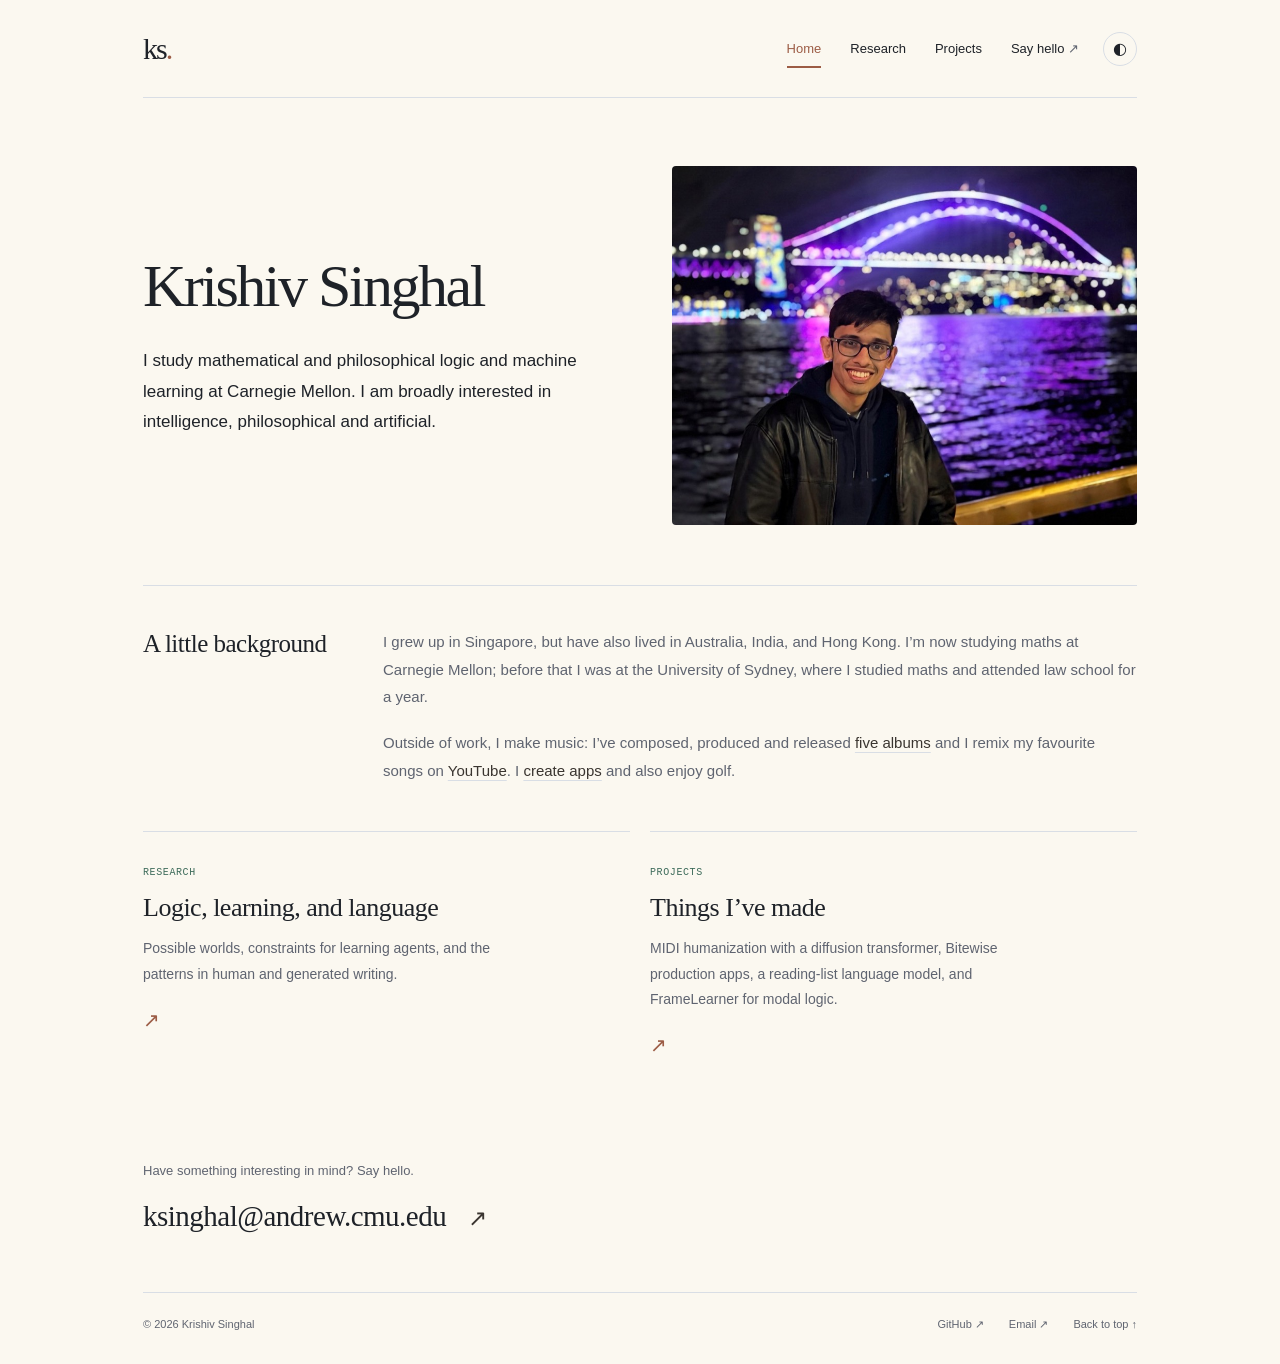
<file: index.html>
<!doctype html>
<html lang="en">
<head>
  <meta charset="utf-8"><meta name="viewport" content="width=device-width, initial-scale=1">
  <title>Krishiv Singhal</title>
  <meta name="description" content="Krishiv Singhal studies mathematical and philosophical logic and machine learning at Carnegie Mellon. Research, a piano model, and other projects.">
  <meta name="theme-color" content="#f7f5f0">
  <link rel="icon" type="image/svg+xml" href="data:image/svg+xml,%3Csvg xmlns='http://www.w3.org/2000/svg' viewBox='0 0 32 32'%3E%3Cpath fill='%23232b35' d='M16 2 29 9v14l-13 7L3 23V9z'/%3E%3Cpath fill='%23c8cdd3' d='m16 3 12 7-12 7L4 10z'/%3E%3Cpath fill='%23818c99' d='m4 11 11 7v11L4 23z'/%3E%3C/svg%3E">
  <link rel="stylesheet" href="style.css?v=20261024f"><script src="script.js?v=20261024f" defer></script>
</head>
<body>
<a class="skip" href="#main">Skip to content</a>
<div class="shell">
  <header><a class="monogram" href="index.html" aria-label="Krishiv Singhal, home">ks<span>.</span></a><nav aria-label="Main navigation"><a href="index.html" aria-current="page">Home</a><a href="research.html">Research</a><a href="projects.html">Projects</a><a href="mailto:ksinghal@andrew.cmu.edu">Say hello <span aria-hidden="true">↗</span></a></nav><button type="button" class="theme-toggle" data-theme-toggle aria-label="Switch to dark theme" hidden><span aria-hidden="true">◐</span></button></header>
  <main id="main">
    <section class="intro" aria-labelledby="name">
      <div class="intro-copy"><h1 id="name">Krishiv Singhal</h1><p class="intro-note">I study mathematical and philosophical logic and machine learning at Carnegie Mellon. I am broadly interested in intelligence, philosophical and artificial.</p></div>
      <img class="portrait" src="assets/krishiv-portrait.jpg" width="900" height="695" alt="Krishiv Singhal" loading="eager" decoding="async">
    </section>
    <section id="about" class="about" aria-labelledby="about-title"><h2 id="about-title">A little background</h2><div><p>I grew up in Singapore, but have also lived in Australia, India, and Hong Kong. I’m now studying maths at Carnegie Mellon; before that I was at the University of Sydney, where I studied maths and attended law school for a year.</p><p>Outside of work, I make music: I’ve composed, produced and released <a href="https://open.spotify.com/artist/4lldGzQ3zyose5bvCWGqwF">five albums</a> and I remix my favourite songs on <a href="https://www.youtube.com/channel/UCVRhg6U-w7PQTtRtEd83idQ">YouTube</a>. I <a href="https://bites-suite-website.vercel.app/">create apps</a> and also enjoy golf.</p></div></section>
    <section class="pathways" aria-label="Explore my work">
      <a class="pathway" href="research.html"><span class="label">RESEARCH</span><h2>Logic, learning, and language</h2><p>Possible worlds, constraints for learning agents, and the patterns in human and generated writing.</p><span class="arrow" aria-hidden="true">↗</span></a>
      <a class="pathway" href="projects.html"><span class="label">PROJECTS</span><h2>Things I’ve made</h2><p>MIDI humanization with a diffusion transformer, Bitewise production apps, a reading-list language model, and FrameLearner for modal logic.</p><span class="arrow" aria-hidden="true">↗</span></a>
    </section>
    <section class="contact"><p>Have something interesting in mind? Say hello.</p><a href="mailto:ksinghal@andrew.cmu.edu">ksinghal@andrew.cmu.edu <span aria-hidden="true">↗</span></a></section>
  </main>
  <footer><span>© 2026 Krishiv Singhal</span><a href="https://github.com/krishivsinghal">GitHub ↗</a><a href="mailto:ksinghal@andrew.cmu.edu">Email ↗</a><a href="#main">Back to top ↑</a></footer>
</div>
</body>
</html>
</file>
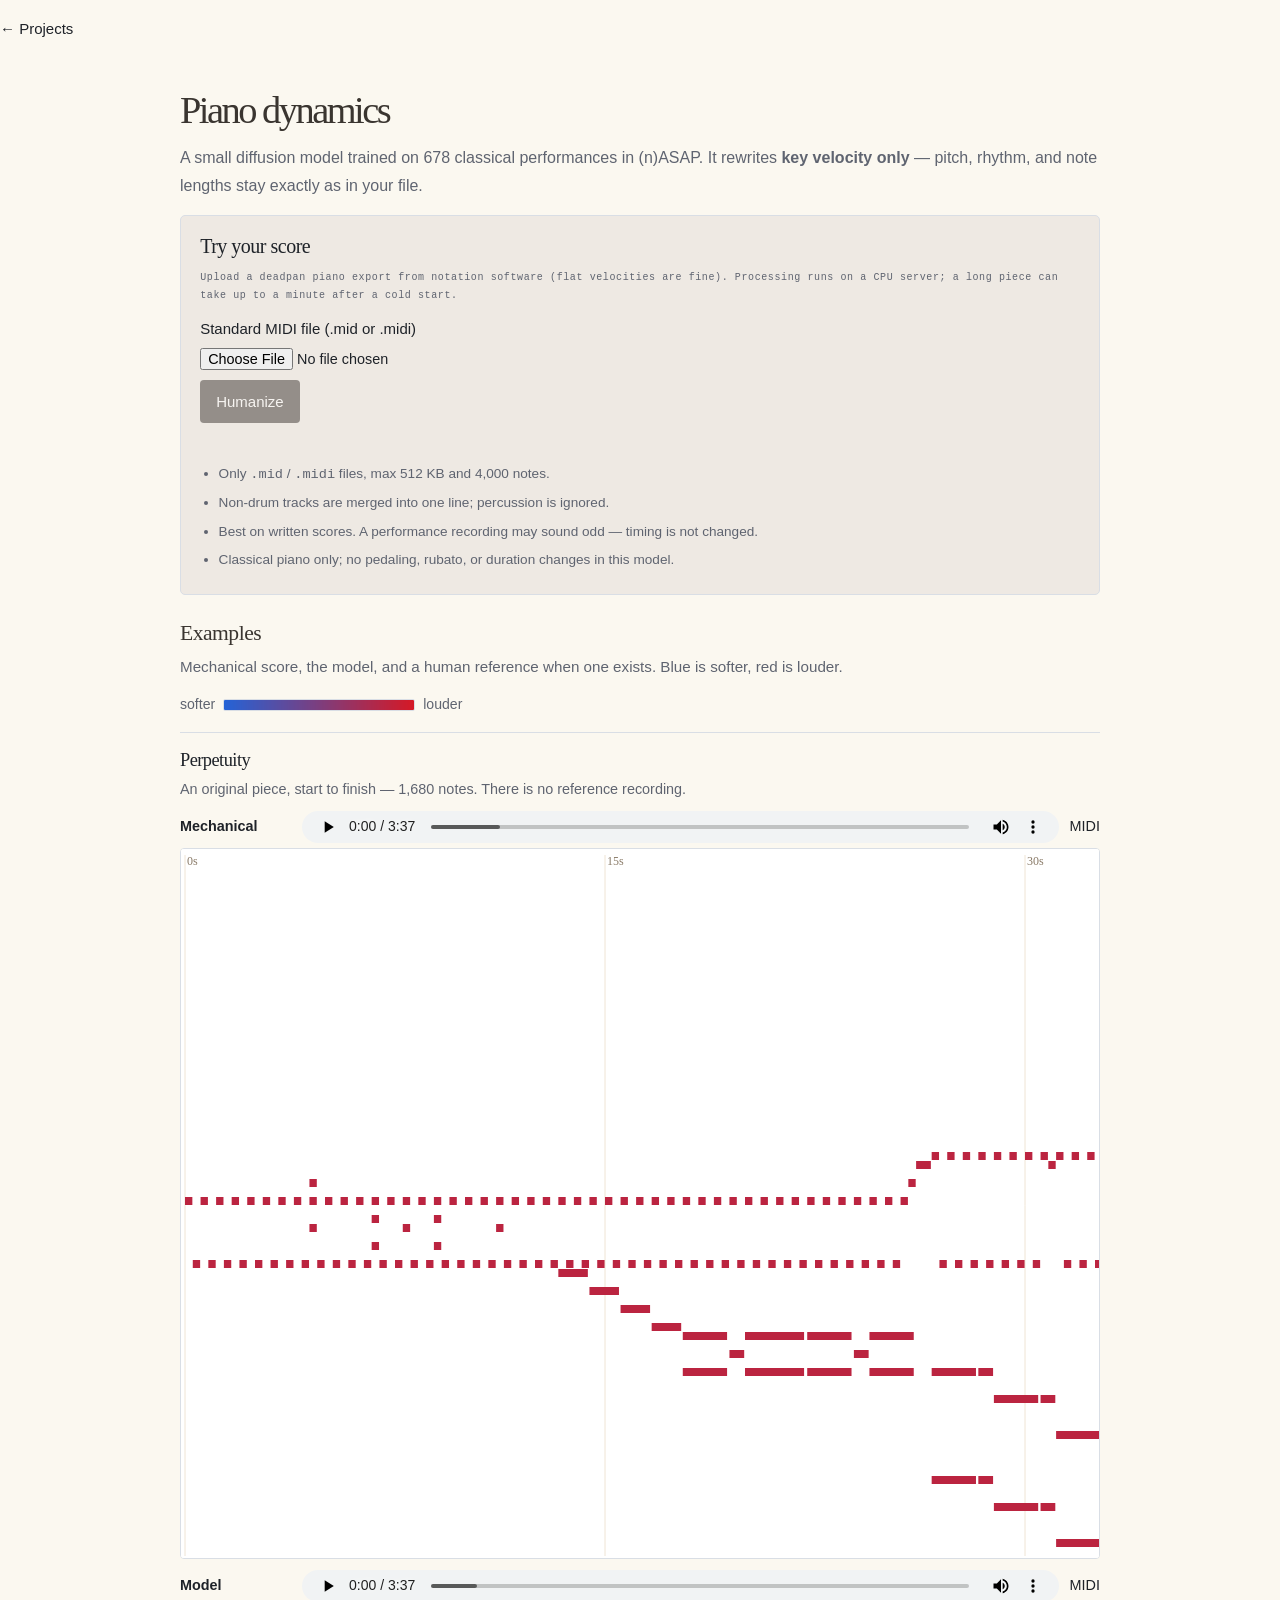
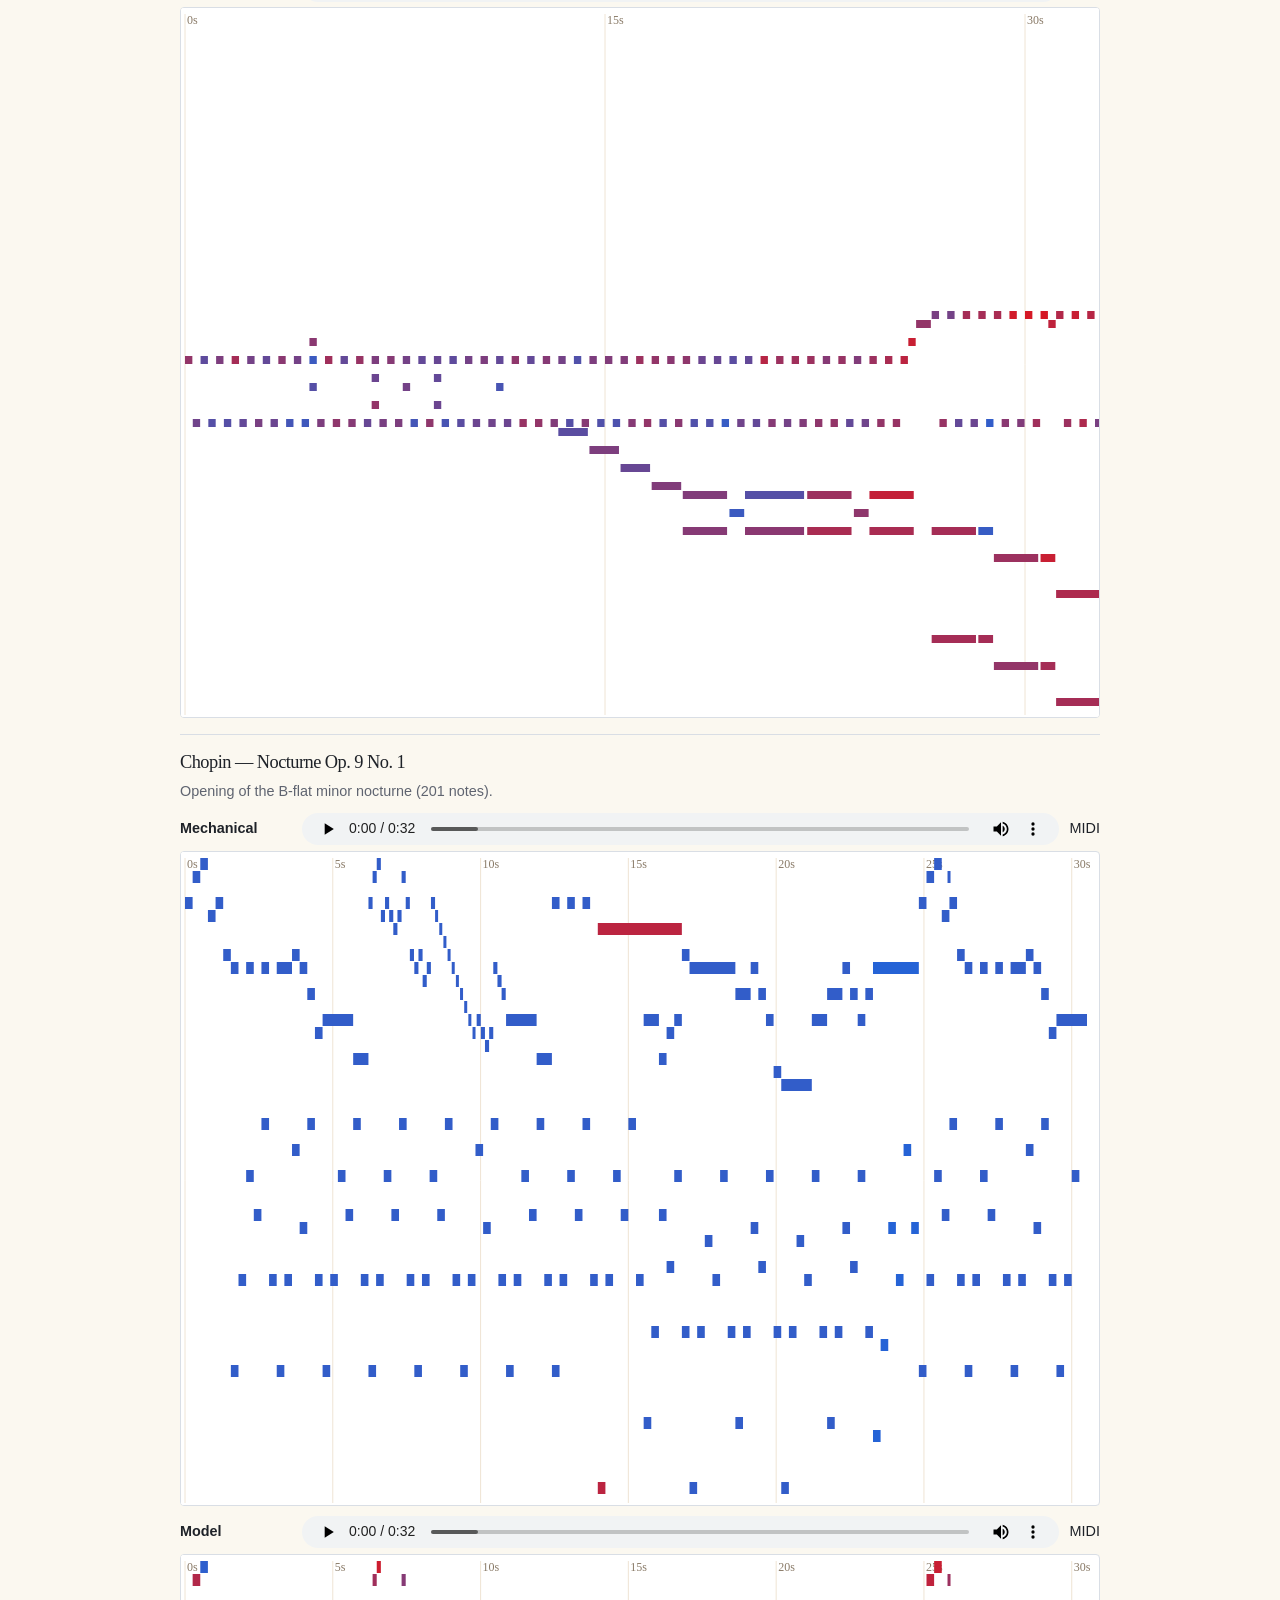
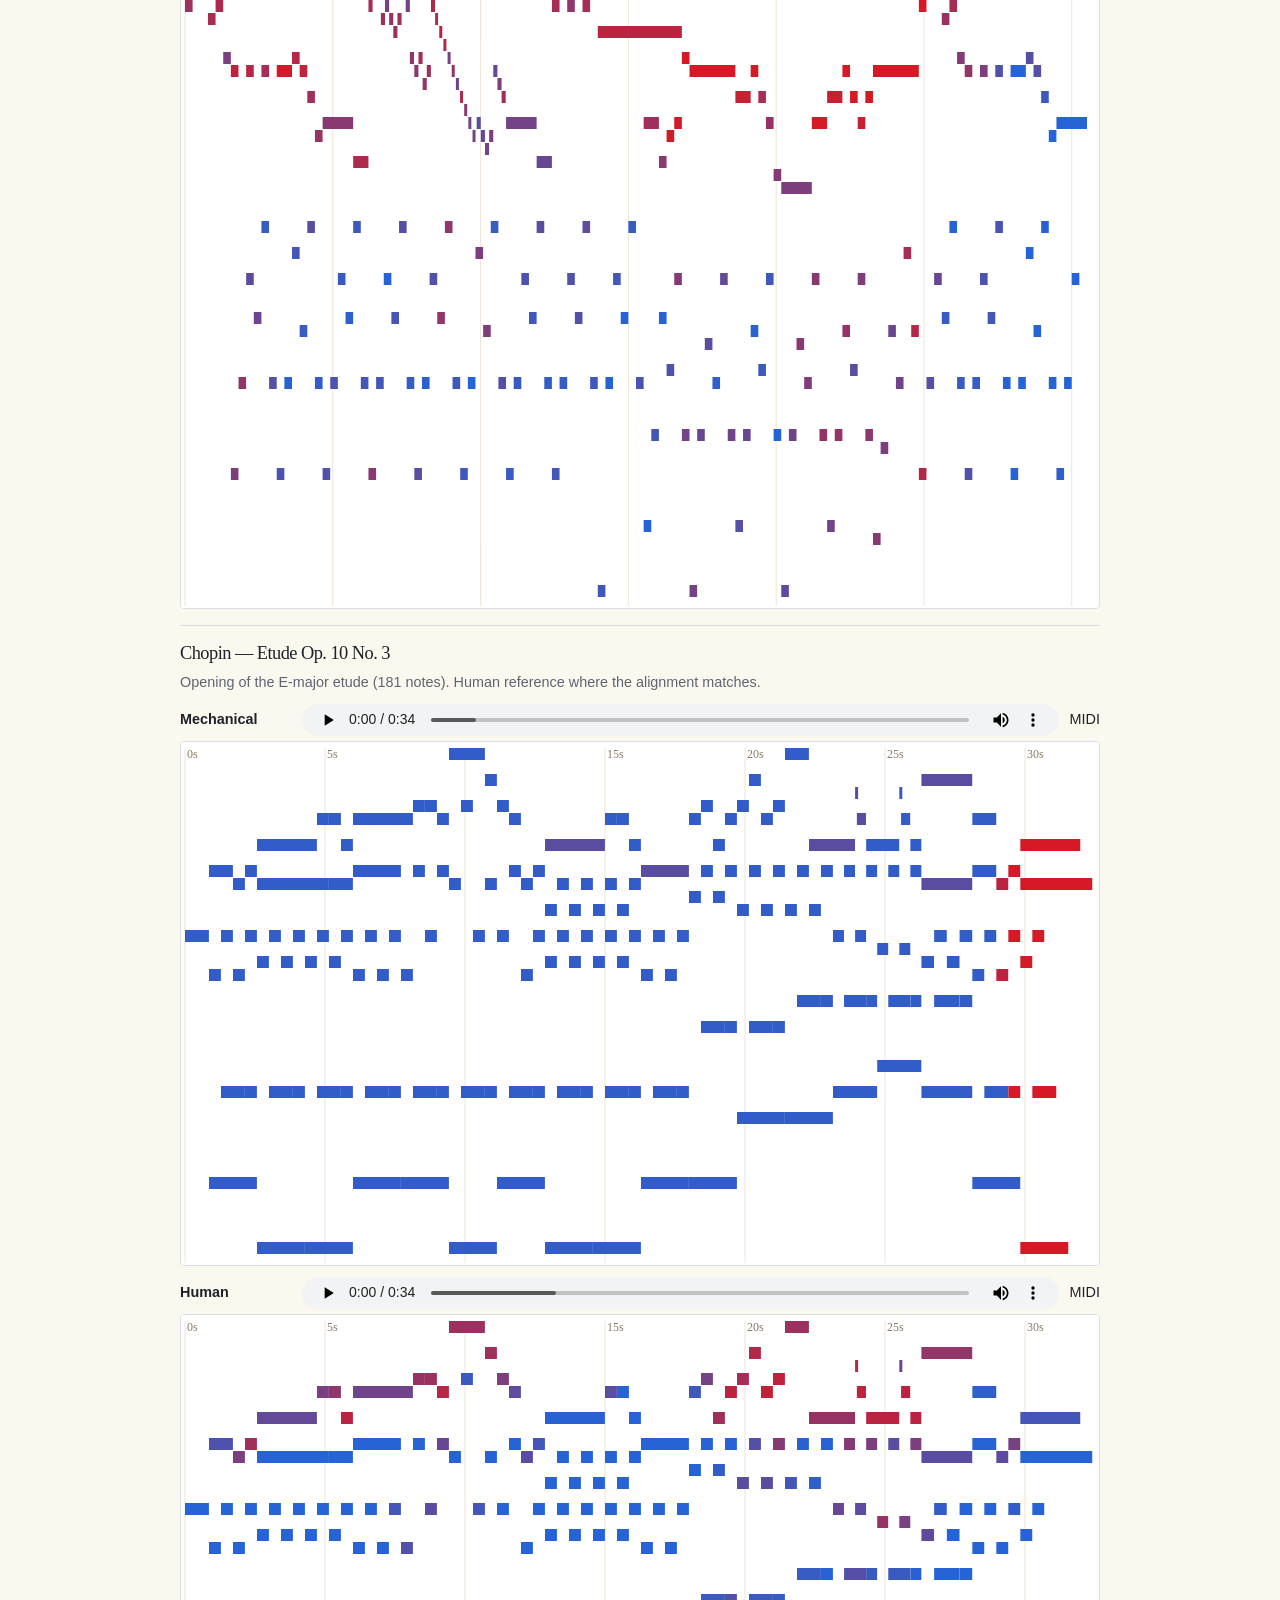
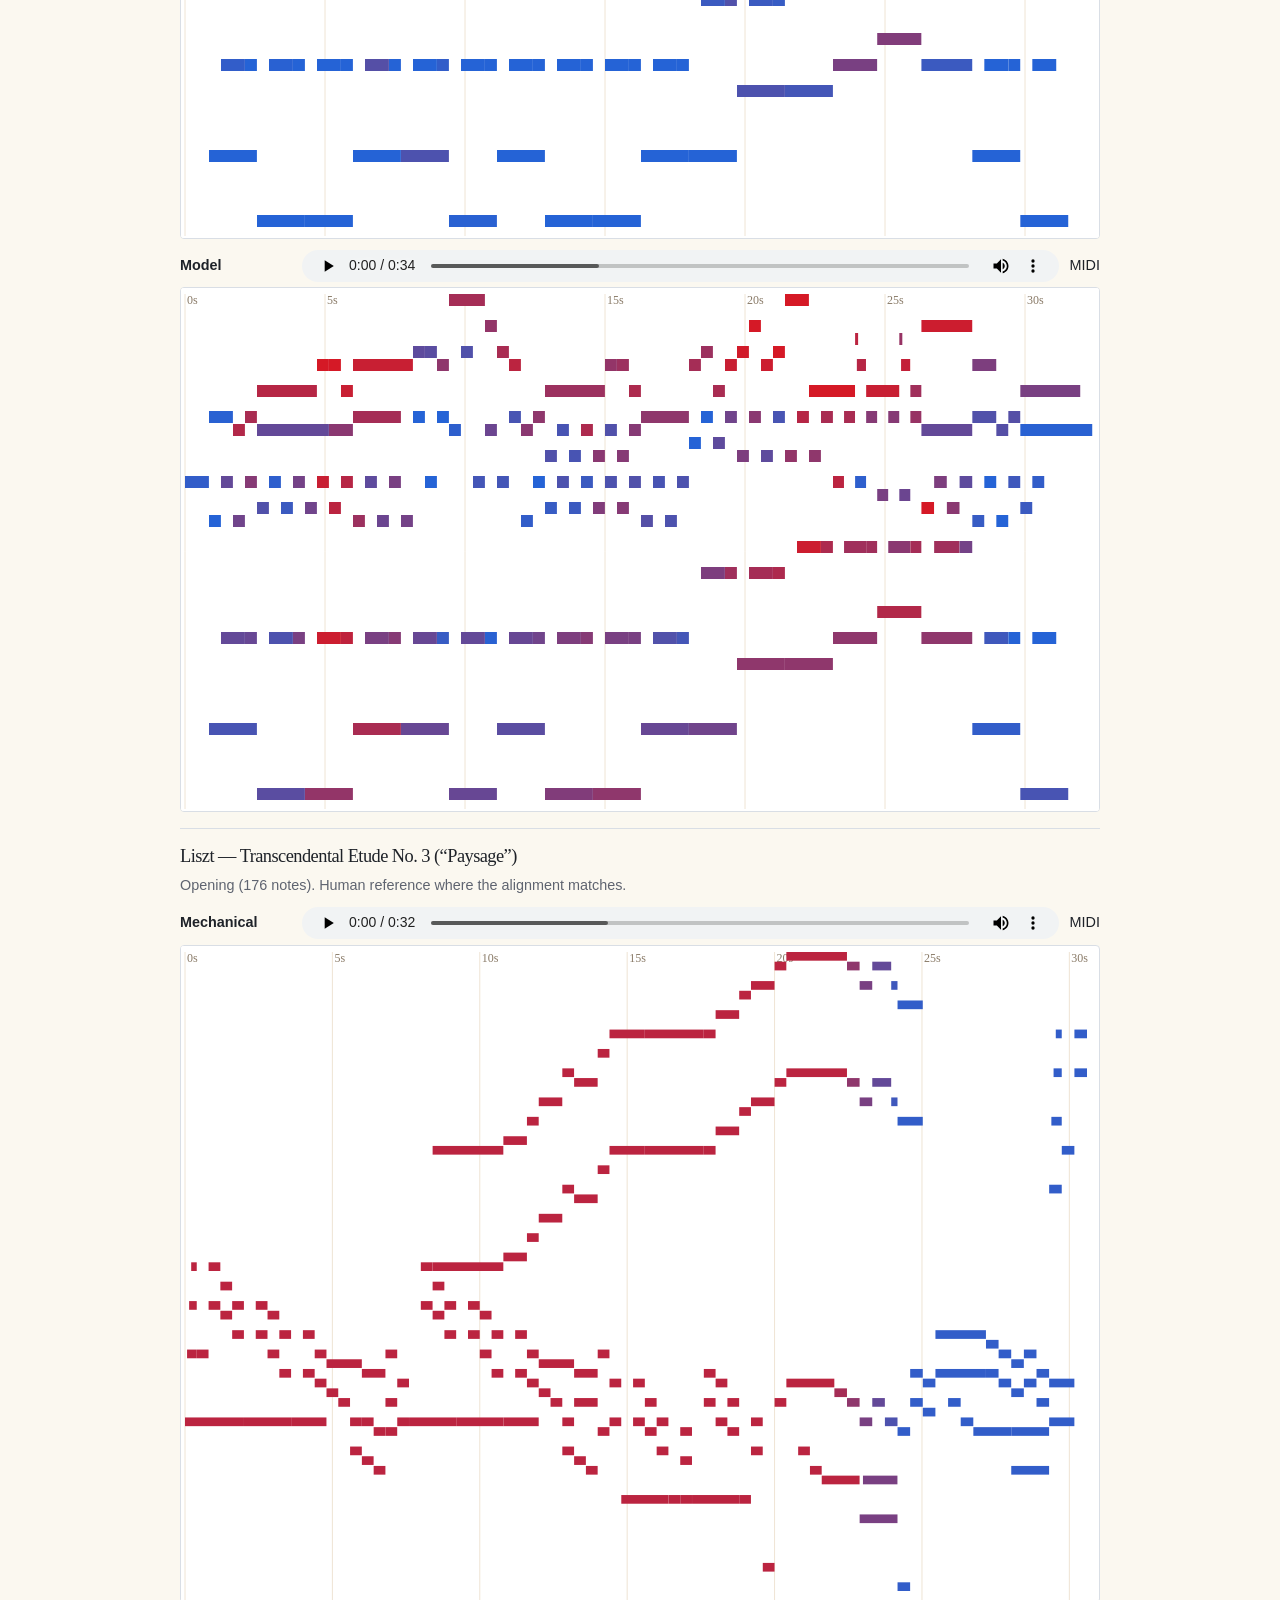
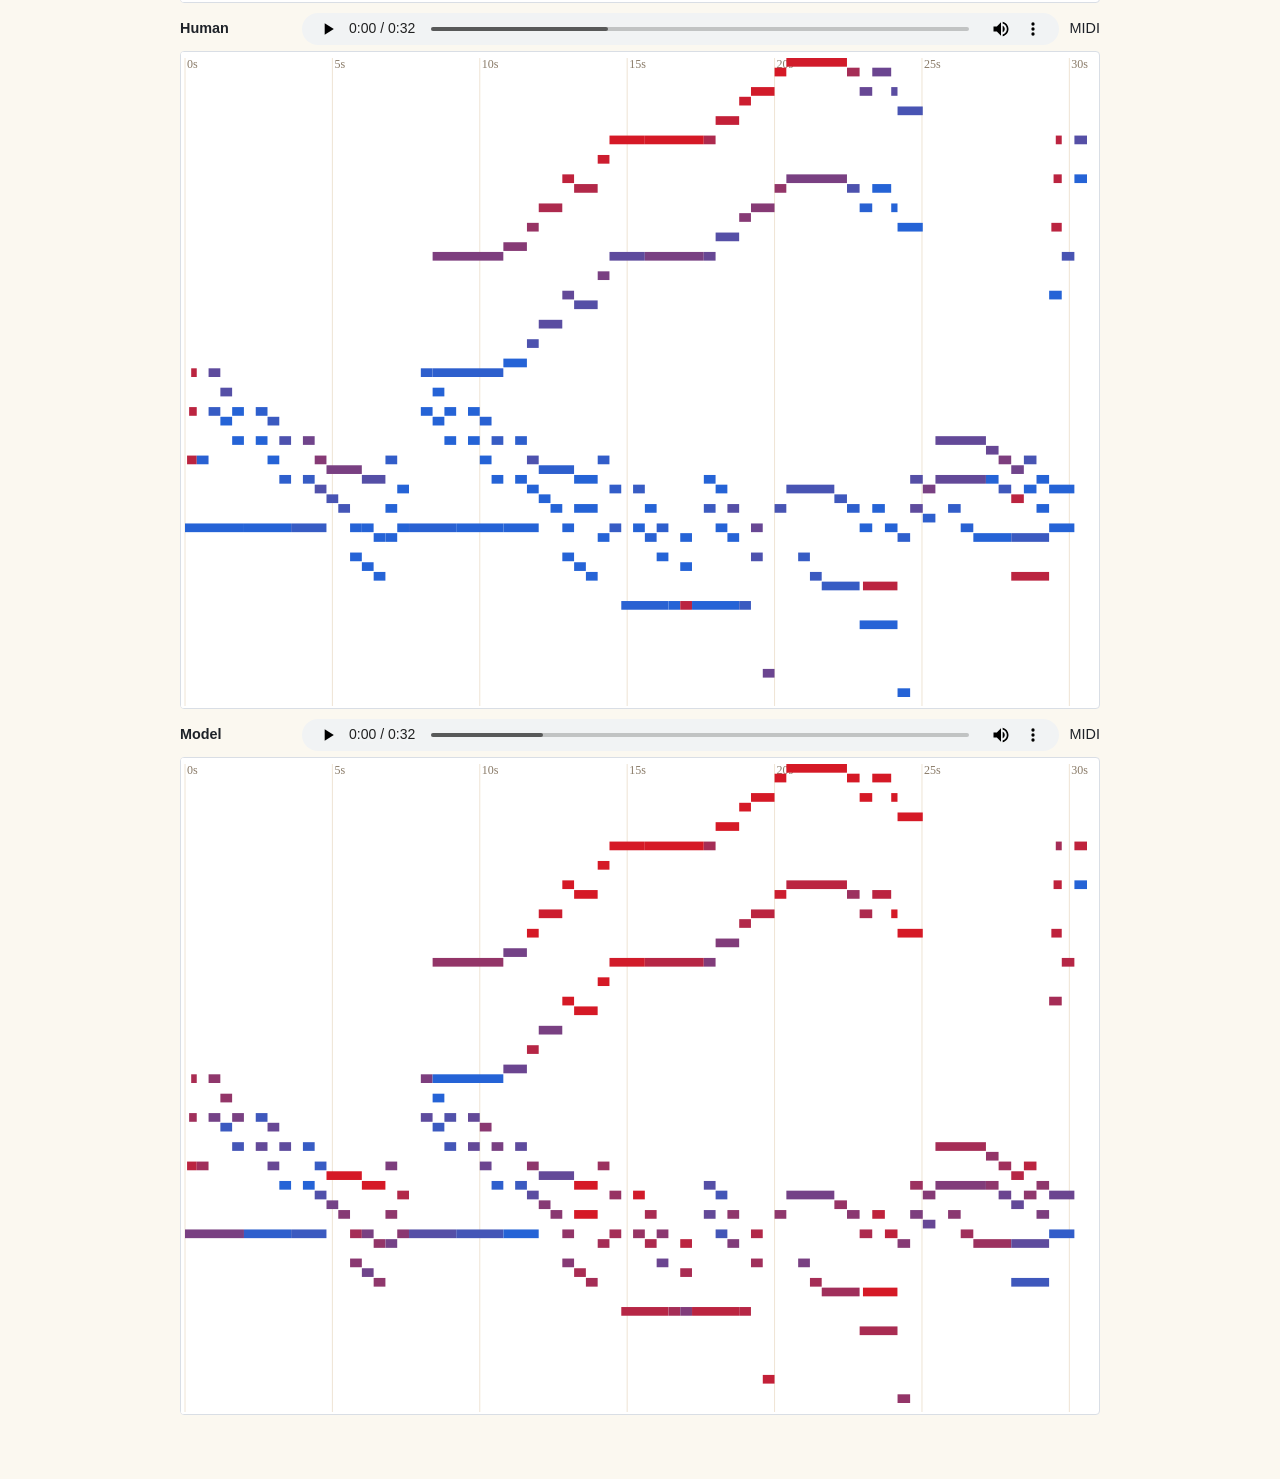
<file: piano/index.html>
<!DOCTYPE html>
<html lang="en">
<head>
<meta charset="utf-8">
<meta name="viewport" content="width=device-width, initial-scale=1">
<title>Piano dynamics — Krishiv Singhal</title>
<link rel="stylesheet" href="../style.css?v=20261026">
<script src="config.js?v=20261026"></script>

<style>
.piano-page{max-width:920px;margin:0 auto;padding:2rem 0 3rem}
.piano-page h1{font-family:Georgia,serif;font-size:2.4rem;font-weight:400;color:var(--accent,#315f87);margin:0 0 .75rem}
.piano-page .lead{color:var(--muted,#5f6c79);font-size:1rem;line-height:1.7;margin:0 0 1rem}
.upload{background:var(--tint,#eef3f7);border:1px solid var(--line,#d9dee5);border-radius:5px;padding:1.1rem 1.2rem;margin:0 0 1.5rem}
.upload h2{font-family:Georgia,serif;font-size:1.25rem;margin:0 0 .5rem;color:var(--ink,#202b38)}
.upload input[type=file]{display:block;margin:.35rem 0 .6rem;font-size:.9rem}
.upload button{padding:.5rem 1rem;font:inherit;border:0;border-radius:4px;background:var(--accent,#315f87);color:#fff;cursor:pointer}
.upload button:disabled{opacity:.5;cursor:not-allowed}
.status{font-size:.9rem;color:var(--muted,#5f6c79);min-height:1.25rem;margin-top:.45rem}
.restrictions{font-size:.85rem;color:var(--muted,#5f6c79);margin:.75rem 0 0;padding-left:1.15rem}
.restrictions li{margin:.25rem 0}
.examples h2{font-family:Georgia,serif;font-size:1.35rem;margin:0 0 .35rem;color:var(--accent,#315f87)}
.examples>p{color:var(--muted,#5f6c79);font-size:.95rem;margin:0 0 .75rem}
.legend{display:flex;align-items:center;gap:.5rem;margin:.4rem 0 .9rem;font-size:.88rem;color:var(--muted,#5f6c79)}
.legend canvas{width:12rem;height:.75rem;border:1px solid var(--line,#d9dee5);border-radius:2px}
.piece{border-top:1px solid var(--line,#d9dee5);padding:1rem 0 .35rem}
.piece h3{font-family:Georgia,serif;font-size:1.15rem;margin:0 0 .25rem}
.piece>p{font-size:.9rem;color:var(--muted,#5f6c79);margin:0 0 .5rem;max-width:40rem}
.lane{margin:.45rem 0 .65rem}
.meta{display:flex;gap:.65rem;align-items:center;flex-wrap:wrap;font-size:.9rem}
.meta .name{min-width:7rem;font-weight:600}
audio{flex:1;min-width:12rem;height:2rem}
.roll-wrap{overflow-x:auto;border:1px solid var(--line,#d9dee5);border-radius:4px;background:#fff;margin-top:.35rem}
.roll-inner{position:relative;display:inline-block;vertical-align:top}
canvas.roll{display:block;background:#fff;cursor:crosshair}
.playhead{position:absolute;top:0;bottom:0;width:1px;background:var(--ink,#202b38);display:none;pointer-events:none;left:0}
#tip{position:fixed;z-index:20;pointer-events:none;background:var(--ink,#202b38);color:var(--paper,#fbf8f0);padding:.2rem .45rem;border-radius:3px;font:12px/1.3 Georgia,serif;display:none}
</style>
</head>
<body>
<p class="back"><a href="../projects.html">← Projects</a></p>

<div class="piano-page">
<h1>Piano dynamics</h1>
<p class="lead">A small diffusion model trained on 678 classical performances in (n)ASAP. It rewrites <strong>key velocity only</strong> — pitch, rhythm, and note lengths stay exactly as in your file.</p>

<div class="upload">
<h2>Try your score</h2>
<p class="quiet">Upload a deadpan piano export from notation software (flat velocities are fine). Processing runs on a CPU server; a long piece can take up to a minute after a cold start.</p>
<label for="midi">Standard MIDI file (.mid or .midi)</label>
<input id="midi" type="file" accept=".mid,.midi,audio/midi,audio/x-midi">
<button id="run" type="button" disabled>Humanize</button>
<div class="status" id="status" aria-live="polite"></div>
<ul class="restrictions">
<li>Only <code>.mid</code> / <code>.midi</code> files, max 512&nbsp;KB and 4,000 notes.</li>
<li>Non-drum tracks are merged into one line; percussion is ignored.</li>
<li>Best on written scores. A performance recording may sound odd — timing is not changed.</li>
<li>Classical piano only; no pedaling, rubato, or duration changes in this model.</li>
</ul>
</div>

<div class="examples">
<h2>Examples</h2>
<p>Mechanical score, the model, and a human reference when one exists. Blue is softer, red is louder.</p>
<div class="legend"><span>softer</span><canvas id="legend" width="320" height="18"></canvas><span>louder</span></div>
<div id="pieces"></div>
</div>
</div>
<div id="tip"></div>
<script>
const API = (window.HUMANIZE_API || "").replace(/\/$/,"");
const PIECES = [{"title":"Perpetuity","blurb":"An original piece, start to finish \u2014 1,680 notes. There is no reference recording.","lanes":[{"label":"Mechanical","mid":"perpetuity/score_mechanical.mid","wav":"perpetuity/score_mechanical.mp3","notes":[[67,0.0,0.2627,80],[60,0.2778,0.2627,80],[67,0.5556,0.2627,80],[60,0.8333,0.2627,80],[67,1.1111,0.2627,80],[60,1.3889,0.2627,80],[67,1.6667,0.2627,80],[60,1.9444,0.2627,80],[67,2.2222,0.2627,80],[60,2.5,0.2627,80],[67,2.7778,0.2627,80],[60,3.0556,0.2627,80],[67,3.3333,0.2627,80],[60,3.6111,0.2627,80],[67,3.8889,0.2627,80],[60,4.1667,0.2627,80],[64,4.4444,0.2627,80],[67,4.4444,0.2627,80],[69,4.4444,0.2627,80],[60,4.7222,0.2627,80],[67,5.0,0.2627,80],[60,5.2778,0.2627,80],[67,5.5556,0.2627,80],[60,5.8333,0.2627,80],[67,6.1111,0.2627,80],[60,6.3889,0.2627,80],[62,6.6667,0.2627,80],[65,6.6667,0.2627,80],[67,6.6667,0.2627,80],[60,6.9444,0.2627,80],[67,7.2222,0.2627,80],[60,7.5,0.2627,80],[64,7.7778,0.2627,80],[67,7.7778,0.2627,80],[60,8.0556,0.2627,80],[67,8.3333,0.2627,80],[60,8.6111,0.2627,80],[62,8.8889,0.2627,80],[65,8.8889,0.2627,80],[67,8.8889,0.2627,80],[60,9.1667,0.2627,80],[67,9.4445,0.2627,80],[60,9.7222,0.2627,80],[67,10.0,0.2627,80],[60,10.2778,0.2627,80],[67,10.5556,0.2627,80],[60,10.8333,0.2627,80],[64,11.1111,0.2627,80],[67,11.1111,0.2627,80],[60,11.3889,0.2627,80],[67,11.6667,0.2627,80],[60,11.9445,0.2627,80],[67,12.2222,0.2627,80],[60,12.5,0.2627,80],[67,12.7778,0.2627,80],[60,13.0556,0.2627,80],[59,13.3333,1.0544,80],[67,13.3333,0.2627,80],[60,13.6111,0.2627,80],[67,13.8889,0.2627,80],[60,14.1667,0.2627,80],[57,14.4445,1.0544,80],[67,14.4445,0.2627,80],[60,14.7222,0.2627,80],[67,15.0,0.2627,80],[60,15.2778,0.2627,80],[55,15.5556,1.0544,80],[67,15.5556,0.2627,80],[60,15.8333,0.2627,80],[67,16.1111,0.2627,80],[60,16.3889,0.2627,80],[53,16.6667,1.0544,80],[67,16.6667,0.2627,80],[60,16.9445,0.2627,80],[67,17.2222,0.2627,80],[60,17.5,0.2627,80],[48,17.7778,1.5822,80],[52,17.7778,1.5822,80],[67,17.7778,0.2627,80],[60,18.0556,0.2627,80],[67,18.3333,0.2627,80],[60,18.6111,0.2627,80],[67,18.8889,0.2627,80],[60,19.1667,0.2627,80],[50,19.4445,0.5266,80],[67,19.4445,0.2627,80],[60,19.7222,0.2627,80],[48,20.0,2.11,80],[52,20.0,2.11,80],[67,20.0,0.2627,80],[60,20.2778,0.2627,80],[67,20.5556,0.2627,80],[60,20.8333,0.2627,80],[67,21.1111,0.2627,80],[60,21.3889,0.2627,80],[67,21.6667,0.2627,80],[60,21.9445,0.2627,80],[48,22.2222,1.5822,80],[52,22.2222,1.5822,80],[67,22.2222,0.2627,80],[60,22.5,0.2627,80],[67,22.7778,0.2627,80],[60,23.0556,0.2627,80],[67,23.3334,0.2627,80],[60,23.6111,0.2627,80],[50,23.8889,0.5266,80],[67,23.8889,0.2627,80],[60,24.1667,0.2627,80],[48,24.4445,1.5822,80],[52,24.4445,1.5822,80],[67,24.4445,0.2627,80],[60,24.7222,0.2627,80],[67,25.0,0.2627,80],[60,25.2778,0.2627,80],[67,25.5556,0.2627,80],[69,25.8334,0.2627,80],[71,26.1111,0.5266,80],[36,26.6667,1.5822,80],[48,26.6667,1.5822,80],[72,26.6667,0.2627,80],[60,26.9445,0.2627,80],[72,27.2222,0.2627,80],[60,27.5,0.2627,80],[72,27.7778,0.2627,80],[60,28.0556,0.2627,80],[36,28.3334,0.5266,80],[48,28.3334,0.5266,80],[72,28.3334,0.2627,80],[60,28.6111,0.2627,80],[33,28.8889,1.5822,80],[45,28.8889,1.5822,80],[72,28.8889,0.2627,80],[60,29.1667,0.2627,80],[72,29.4445,0.2627,80],[60,29.7222,0.2627,80],[72,30.0,0.2627,80],[60,30.2778,0.2627,80],[33,30.5556,0.5266,80],[45,30.5556,0.5266,80],[72,30.5556,0.2627,80],[71,30.8334,0.2627,80],[29,31.1111,1.5822,80],[41,31.1111,1.5822,80],[72,31.1111,0.2627,80],[60,31.3889,0.2627,80],[72,31.6667,0.2627,80],[60,31.9445,0.2627,80],[72,32.2222,0.2627,80],[60,32.5,0.2627,80],[29,32.7778,0.5266,80],[41,32.7778,0.5266,80],[72,32.7778,0.2627,80],[60,33.0556,0.2627,80],[31,33.3334,1.3183,80],[43,33.3334,1.0544,80],[71,33.3334,0.2627,80],[71,33.6111,0.2627,80],[71,33.8889,0.2627,80],[71,34.1667,0.2627,80],[43,34.4445,0.2627,80],[71,34.4445,0.2627,80],[31,34.7223,0.2627,80],[43,34.7223,0.2627,80],[71,34.7223,0.2627,80],[31,35.0,0.5266,80],[43,35.0,0.5266,80],[71,35.0,0.2627,80],[72,35.2778,0.2627,80],[33,35.5556,1.5822,80],[45,35.5556,1.5822,80],[72,35.5556,0.2627,80],[60,35.8334,0.2627,80],[72,36.1111,0.2627,80],[60,36.3889,0.2627,80],[72,36.6667,0.2627,80],[60,36.9445,0.2627,80],[33,37.2223,0.5266,80],[45,37.2223,0.5266,80],[72,37.2223,0.2627,80],[60,37.5,0.2627,80],[29,37.7778,1.5822,80],[41,37.7778,1.5822,80],[72,37.7778,0.2627,80],[60,38.0556,0.2627,80],[72,38.3334,0.2627,80],[60,38.6111,0.2627,80],[72,38.8889,0.2627,80],[60,39.1667,0.2627,80],[29,39.4445,0.5266,80],[41,39.4445,0.5266,80],[72,39.4445,0.2627,80],[71,39.7223,0.2627,80],[36,40.0,1.5822,80],[48,40.0,1.5822,80],[72,40.0,0.2627,80],[60,40.2778,0.2627,80],[72,40.5556,0.2627,80],[60,40.8334,0.2627,80],[72,41.1111,0.2627,80],[60,41.3889,0.2627,80],[36,41.6667,0.5266,80],[48,41.6667,0.5266,80],[72,41.6667,0.2627,80],[60,41.9445,0.2627,80],[31,42.2223,1.0544,80],[43,42.2223,1.0544,80],[71,42.2223,0.2627,80],[71,42.5,0.2627,80],[71,42.7778,0.2627,80],[71,43.0556,0.2627,80],[71,43.3334,0.2627,80],[69,43.6111,0.2627,80],[72,43.6111,0.2627,80],[67,43.8889,0.2627,80],[74,43.8889,0.2627,80],[65,44.1667,0.2627,80],[76,44.1667,0.2627,80],[64,44.4445,0.2627,80],[77,44.4445,0.2627,80],[62,44.7223,0.2627,80],[79,44.7223,0.2627,80],[60,45.0,0.2627,80],[81,45.0,0.2627,80],[59,45.2778,0.2627,80],[83,45.2778,0.2627,80],[57,45.5556,0.2627,80],[84,45.5556,0.2627,80],[55,45.8334,0.2627,80],[86,45.8334,0.2627,80],[53,46.1111,0.2627,80],[88,46.1111,0.2627,80],[52,46.3889,0.2627,80],[89,46.3889,0.2627,80],[50,46.6667,0.2627,80],[91,46.6667,0.2627,80],[48,46.9445,0.2627,80],[93,46.9445,0.2627,80],[50,47.2223,1.5822,80],[55,47.2223,1.5822,80],[59,47.2223,1.5822,80],[95,47.2223,0.5266,80],[33,48.8889,0.5266,80],[45,48.8889,0.5266,80],[64,48.8889,0.2627,80],[69,48.8889,0.2627,80],[72,48.8889,0.2627,80],[64,49.1667,0.2627,80],[69,49.1667,0.2627,80],[72,49.1667,0.2627,80],[33,49.4445,0.2627,80],[45,49.4445,0.2627,80],[33,49.7223,0.2627,80],[45,49.7223,0.2627,80],[33,50.0,0.5266,80],[45,50.0,0.5266,80],[69,50.0,0.2627,80],[72,50.0,0.2627,80],[76,50.0,0.2627,80],[69,50.2778,0.2627,80],[72,50.2778,0.2627,80],[76,50.2778,0.2627,80],[33,50.5556,0.2627,80],[45,50.5556,0.2627,80],[33,50.8334,0.2627,80],[45,50.8334,0.2627,80],[33,51.1112,0.5266,80],[45,51.1112,0.5266,80],[72,51.1112,0.2627,80],[76,51.1112,0.2627,80],[81,51.1112,0.2627,80],[72,51.3889,0.2627,80],[76,51.3889,0.2627,80],[81,51.3889,0.2627,80],[33,51.6667,0.2627,80],[45,51.6667,0.2627,80],[33,51.9445,0.2627,80],[45,51.9445,0.2627,80],[33,52.2223,0.5266,80],[45,52.2223,0.5266,80],[76,52.2223,0.5266,80],[81,52.2223,0.5266,80],[84,52.2223,0.5266,80],[33,52.7778,0.5266,80],[45,52.7778,0.5266,80],[29,53.3334,0.5266,80],[41,53.3334,0.5266,80],[65,53.3334,0.2627,80],[69,53.3334,0.2627,80],[72,53.3334,0.2627,80],[65,53.6112,0.2627,80],[69,53.6112,0.2627,80],[72,53.6112,0.2627,80],[29,53.8889,0.2627,80],[41,53.8889,0.2627,80],[29,54.1667,0.2627,80],[41,54.1667,0.2627,80],[29,54.4445,0.5266,80],[41,54.4445,0.5266,80],[69,54.4445,0.2627,80],[72,54.4445,0.2627,80],[77,54.4445,0.2627,80],[69,54.7223,0.2627,80],[72,54.7223,0.2627,80],[77,54.7223,0.2627,80],[29,55.0,0.2627,80],[41,55.0,0.2627,80],[29,55.2778,0.2627,80],[41,55.2778,0.2627,80],[29,55.5556,0.5266,80],[41,55.5556,0.5266,80],[72,55.5556,0.2627,80],[77,55.5556,0.2627,80],[81,55.5556,0.2627,80],[72,55.8334,0.2627,80],[77,55.8334,0.2627,80],[81,55.8334,0.2627,80],[29,56.1112,0.2627,80],[41,56.1112,0.2627,80],[29,56.3889,0.2627,80],[41,56.3889,0.2627,80],[29,56.6667,0.5266,80],[41,56.6667,0.5266,80],[77,56.6667,0.5266,80],[81,56.6667,0.5266,80],[84,56.6667,0.5266,80],[29,57.2223,0.5266,80],[41,57.2223,0.5266,80],[36,57.7778,0.5266,80],[48,57.7778,0.5266,80],[64,57.7778,0.2627,80],[67,57.7778,0.2627,80],[72,57.7778,0.2627,80],[64,58.0556,0.2627,80],[67,58.0556,0.2627,80],[72,58.0556,0.2627,80],[36,58.3334,0.2627,80],[48,58.3334,0.2627,80],[36,58.6112,0.2627,80],[48,58.6112,0.2627,80],[36,58.8889,0.5266,80],[48,58.8889,0.5266,80],[67,58.8889,0.2627,80],[72,58.8889,0.2627,80],[76,58.8889,0.2627,80],[67,59.1667,0.2627,80],[72,59.1667,0.2627,80],[76,59.1667,0.2627,80],[36,59.4445,0.2627,80],[48,59.4445,0.2627,80],[36,59.7223,0.2627,80],[48,59.7223,0.2627,80],[36,60.0,0.5266,80],[48,60.0,0.5266,80],[72,60.0,0.2627,80],[76,60.0,0.2627,80],[79,60.0,0.2627,80],[72,60.2778,0.2627,80],[76,60.2778,0.2627,80],[79,60.2778,0.2627,80],[36,60.5556,0.2627,80],[48,60.5556,0.2627,80],[36,60.8334,0.2627,80],[48,60.8334,0.2627,80],[36,61.1112,0.5266,80],[48,61.1112,0.5266,80],[76,61.1112,0.5266,80],[79,61.1112,0.5266,80],[84,61.1112,0.5266,80],[36,61.6667,0.5266,80],[48,61.6667,0.5266,80],[31,62.2223,0.5266,80],[43,62.2223,0.5266,80],[62,62.2223,0.2627,80],[67,62.2223,0.2627,80],[71,62.2223,0.2627,80],[62,62.5001,0.2627,80],[67,62.5001,0.2627,80],[71,62.5001,0.2627,80],[31,62.7778,0.5266,80],[43,62.7778,0.5266,80],[31,63.3334,0.5266,80],[43,63.3334,0.5266,80],[74,63.3334,0.2627,80],[86,63.3334,0.2627,80],[74,63.6112,0.2627,80],[86,63.6112,0.2627,80],[31,63.8889,0.5266,80],[43,63.8889,0.5266,80],[31,64.4445,0.5266,80],[43,64.4445,0.5266,80],[71,64.4445,0.2627,80],[83,64.4445,0.2627,80],[71,64.7223,0.2627,80],[83,64.7223,0.2627,80],[31,65.0001,0.2627,80],[43,65.0001,0.2627,80],[31,65.2778,0.2627,80],[43,65.2778,0.2627,80],[31,65.5556,0.5266,80],[43,65.5556,0.5266,80],[67,65.5556,0.5266,80],[79,65.5556,0.5266,80],[31,66.1112,0.5266,80],[43,66.1112,0.5266,80],[33,66.6667,0.5266,80],[45,66.6667,0.5266,80],[76,66.6667,0.2627,80],[81,66.6667,0.2627,80],[84,66.6667,0.2627,80],[76,66.9445,0.2627,80],[81,66.9445,0.2627,80],[84,66.9445,0.2627,80],[33,67.2223,0.2627,80],[45,67.2223,0.2627,80],[33,67.5001,0.2627,80],[45,67.5001,0.2627,80],[33,67.7778,0.5266,80],[45,67.7778,0.5266,80],[81,67.7778,0.2627,80],[84,67.7778,0.2627,80],[88,67.7778,0.2627,80],[81,68.0556,0.2627,80],[84,68.0556,0.2627,80],[88,68.0556,0.2627,80],[33,68.3334,0.2627,80],[45,68.3334,0.2627,80],[33,68.6112,0.2627,80],[45,68.6112,0.2627,80],[33,68.8889,0.5266,80],[45,68.8889,0.5266,80],[84,68.8889,0.2627,80],[88,68.8889,0.2627,80],[93,68.8889,0.2627,80],[84,69.1667,0.2627,80],[88,69.1667,0.2627,80],[93,69.1667,0.2627,80],[33,69.4445,0.2627,80],[45,69.4445,0.2627,80],[33,69.7223,0.2627,80],[45,69.7223,0.2627,80],[33,70.0001,0.5266,80],[45,70.0001,0.5266,80],[88,70.0001,0.5266,80],[93,70.0001,0.5266,80],[96,70.0001,0.5266,80],[33,70.5556,0.5266,80],[45,70.5556,0.5266,80],[29,71.1112,0.5266,80],[41,71.1112,0.5266,80],[77,71.1112,0.2627,80],[81,71.1112,0.2627,80],[84,71.1112,0.2627,80],[77,71.3889,0.2627,80],[81,71.3889,0.2627,80],[84,71.3889,0.2627,80],[29,71.6667,0.2627,80],[41,71.6667,0.2627,80],[29,71.9445,0.2627,80],[41,71.9445,0.2627,80],[29,72.2223,0.5266,80],[41,72.2223,0.5266,80],[81,72.2223,0.2627,80],[84,72.2223,0.2627,80],[89,72.2223,0.2627,80],[81,72.5001,0.2627,80],[84,72.5001,0.2627,80],[89,72.5001,0.2627,80],[29,72.7778,0.2627,80],[41,72.7778,0.2627,80],[29,73.0556,0.2627,80],[41,73.0556,0.2627,80],[29,73.3334,0.5266,80],[41,73.3334,0.5266,80],[84,73.3334,0.2627,80],[89,73.3334,0.2627,80],[93,73.3334,0.2627,80],[84,73.6112,0.2627,80],[89,73.6112,0.2627,80],[93,73.6112,0.2627,80],[29,73.8889,0.2627,80],[41,73.8889,0.2627,80],[29,74.1667,0.2627,80],[41,74.1667,0.2627,80],[29,74.4445,0.5266,80],[41,74.4445,0.5266,80],[89,74.4445,0.5266,80],[93,74.4445,0.5266,80],[96,74.4445,0.5266,80],[29,75.0001,0.5266,80],[41,75.0001,0.5266,80],[36,75.5556,0.5266,80],[48,75.5556,0.5266,80],[76,75.5556,0.2627,80],[79,75.5556,0.2627,80],[84,75.5556,0.2627,80],[76,75.8334,0.2627,80],[79,75.8334,0.2627,80],[84,75.8334,0.2627,80],[36,76.1112,0.2627,80],[48,76.1112,0.2627,80],[36,76.3889,0.2627,80],[48,76.3889,0.2627,80],[36,76.6667,0.5266,80],[48,76.6667,0.5266,80],[79,76.6667,0.2627,80],[84,76.6667,0.2627,80],[88,76.6667,0.2627,80],[79,76.9445,0.2627,80],[84,76.9445,0.2627,80],[88,76.9445,0.2627,80],[36,77.2223,0.2627,80],[48,77.2223,0.2627,80],[36,77.5001,0.2627,80],[48,77.5001,0.2627,80],[36,77.7778,0.5266,80],[48,77.7778,0.5266,80],[84,77.7778,0.2627,80],[88,77.7778,0.2627,80],[91,77.7778,0.2627,80],[84,78.0556,0.2627,80],[88,78.0556,0.2627,80],[91,78.0556,0.2627,80],[36,78.3334,0.2627,80],[48,78.3334,0.2627,80],[36,78.6112,0.2627,80],[48,78.6112,0.2627,80],[36,78.889,0.5266,80],[48,78.889,0.5266,80],[88,78.889,0.5266,80],[91,78.889,0.5266,80],[96,78.889,0.5266,80],[36,79.4445,0.5266,80],[48,79.4445,0.5266,80],[31,80.0001,0.5266,80],[43,80.0001,0.5266,80],[74,80.0001,0.2627,80],[79,80.0001,0.2627,80],[83,80.0001,0.2627,80],[74,80.2778,0.2627,80],[79,80.2778,0.2627,80],[83,80.2778,0.2627,80],[31,80.5556,0.2627,80],[43,80.5556,0.2627,80],[31,80.8334,0.2627,80],[43,80.8334,0.2627,80],[31,81.1112,0.5266,80],[43,81.1112,0.5266,80],[86,81.1112,0.2627,80],[98,81.1112,0.2627,80],[86,81.389,0.2627,80],[98,81.389,0.2627,80],[31,81.6667,0.2627,80],[43,81.6667,0.2627,80],[31,81.9445,0.2627,80],[43,81.9445,0.2627,80],[31,82.2223,0.5266,80],[43,82.2223,0.5266,80],[83,82.2223,0.2627,80],[95,82.2223,0.2627,80],[83,82.5001,0.2627,80],[95,82.5001,0.2627,80],[31,82.7778,0.2627,80],[43,82.7778,0.2627,80],[31,83.0556,0.2627,80],[43,83.0556,0.2627,80],[31,83.3334,0.5266,80],[43,83.3334,0.5266,80],[79,83.3334,0.5266,80],[91,83.3334,0.5266,80],[31,83.889,0.5266,80],[43,83.889,0.5266,80],[33,84.4445,1.0544,80],[45,84.4445,1.0544,80],[96,84.4445,0.2627,80],[95,84.7223,0.2627,80],[93,85.0001,0.2627,80],[91,85.2778,0.2627,80],[45,85.5556,0.5266,80],[89,85.5556,0.2627,80],[88,85.8334,0.2627,80],[33,86.1112,0.5266,80],[86,86.1112,0.2627,80],[84,86.389,0.2627,80],[31,86.6667,0.5266,80],[43,86.6667,0.5266,80],[83,86.6667,0.2627,80],[81,86.9445,0.2627,80],[79,87.2223,0.2627,80],[77,87.5001,0.2627,80],[43,87.7778,0.5266,80],[76,87.7778,0.2627,80],[74,88.0556,0.2627,80],[31,88.3334,0.5266,80],[72,88.3334,0.2627,80],[71,88.6112,0.2627,80],[29,88.889,0.5266,80],[41,88.889,0.5266,80],[69,88.889,0.2627,80],[67,89.1667,0.2627,80],[65,89.4445,0.2627,80],[64,89.7223,0.2627,80],[41,90.0001,0.5266,80],[62,90.0001,0.2627,80],[60,90.2779,0.2627,80],[29,90.5556,0.2627,80],[59,90.5556,0.2627,80],[57,90.8334,0.2627,80],[31,91.1112,0.5266,80],[43,91.1112,0.5266,80],[59,91.1112,0.5266,80],[60,91.389,0.2627,80],[62,91.6667,0.2627,80],[64,91.9445,0.2627,80],[43,92.2223,0.5266,80],[65,92.2223,0.2627,80],[67,92.5001,0.2627,80],[31,92.7779,0.5266,80],[69,92.7779,0.2627,80],[71,93.0556,0.2627,80],[33,93.3334,0.5266,80],[45,93.3334,0.5266,80],[84,93.3334,0.2627,80],[83,93.6112,0.2627,80],[81,93.889,0.2627,80],[79,94.1667,0.2627,80],[45,94.4445,0.5266,80],[77,94.4445,0.2627,80],[76,94.7223,0.2627,80],[33,95.0001,0.5266,80],[74,95.0001,0.2627,80],[72,95.2779,0.2627,80],[31,95.5556,0.5266,80],[43,95.5556,0.5266,80],[71,95.5556,0.2627,80],[69,95.8334,0.2627,80],[67,96.1112,0.2627,80],[65,96.389,0.2627,80],[43,96.6667,0.5266,80],[64,96.6667,0.2627,80],[62,96.9445,0.2627,80],[31,97.2223,0.2627,80],[60,97.2223,0.5266,80],[59,97.5001,0.2627,80],[29,97.7779,0.2627,80],[41,97.7779,0.2627,80],[57,97.7779,0.2627,80],[55,98.0556,0.2627,80],[53,98.3334,0.2627,80],[52,98.6112,0.2627,80],[41,98.889,0.2627,80],[50,98.889,0.2627,80],[48,99.1667,0.2627,80],[29,99.4445,0.2627,80],[47,99.4445,0.2627,80],[45,99.7223,0.2627,80],[31,100.0001,0.2627,80],[43,100.0001,0.2627,80],[47,100.0001,0.2627,80],[48,100.2779,0.2627,80],[50,100.5556,0.2627,80],[52,100.8334,0.2627,80],[43,101.1112,0.2627,80],[53,101.1112,0.2627,80],[55,101.389,0.2627,80],[31,101.6667,0.2627,80],[57,101.6667,0.2627,80],[59,101.9445,0.2627,80],[33,102.2223,0.5266,80],[45,102.2223,0.5266,80],[72,102.2223,0.2627,80],[84,102.2223,0.2627,80],[71,102.5001,0.2627,80],[83,102.5001,0.2627,80],[69,102.7779,0.2627,80],[81,102.7779,0.2627,80],[67,103.0556,0.2627,80],[79,103.0556,0.2627,80],[45,103.3334,0.5266,80],[65,103.3334,0.2627,80],[77,103.3334,0.2627,80],[64,103.6112,0.2627,80],[33,103.889,0.5266,80],[62,103.889,0.2627,80],[74,103.889,0.2627,80],[60,104.1667,0.2627,80],[72,104.1667,0.2627,80],[31,104.4445,0.5266,80],[43,104.4445,0.5266,80],[71,104.4445,0.2627,80],[83,104.4445,0.2627,80],[69,104.7223,0.2627,80],[81,104.7223,0.2627,80],[67,105.0001,0.2627,80],[79,105.0001,0.2627,80],[65,105.2779,0.2627,80],[77,105.2779,0.2627,80],[43,105.5556,0.5266,80],[64,105.5556,0.2627,80],[76,105.5556,0.2627,80],[62,105.8334,0.2627,80],[74,105.8334,0.2627,80],[31,106.1112,0.2627,80],[60,106.1112,0.2627,80],[72,106.1112,0.2627,80],[59,106.389,0.2627,80],[71,106.389,0.2627,80],[29,106.6668,0.5266,80],[41,106.6668,0.5266,80],[69,106.6668,0.2627,80],[81,106.6668,0.2627,80],[67,106.9445,0.2627,80],[79,106.9445,0.2627,80],[65,107.2223,0.2627,80],[77,107.2223,0.2627,80],[64,107.5001,0.2627,80],[76,107.5001,0.2627,80],[41,107.7779,0.5266,80],[62,107.7779,0.2627,80],[74,107.7779,0.2627,80],[60,108.0556,0.2627,80],[72,108.0556,0.2627,80],[29,108.3334,0.2627,80],[59,108.3334,0.2627,80],[71,108.3334,0.2627,80],[57,108.6112,0.2627,80],[69,108.6112,0.2627,80],[31,108.889,0.5266,80],[43,108.889,0.5266,80],[59,108.889,0.5266,80],[71,108.889,0.2627,80],[60,109.1668,0.2627,80],[72,109.1668,0.2627,80],[43,109.4445,0.5266,80],[62,109.4445,0.2627,80],[74,109.4445,0.2627,80],[64,109.7223,0.2627,80],[76,109.7223,0.2627,80],[43,110.0001,0.2627,80],[65,110.0001,0.2627,80],[77,110.0001,0.2627,80],[43,110.2779,0.2627,80],[67,110.2779,0.2627,80],[79,110.2779,0.2627,80],[43,110.5556,0.2627,80],[69,110.5556,0.2627,80],[81,110.5556,0.2627,80],[43,110.8334,0.2627,80],[71,110.8334,0.2627,80],[83,110.8334,0.2627,80],[43,111.1112,0.2627,80],[72,111.1112,0.2627,80],[84,111.1112,0.2627,80],[43,111.389,0.2627,80],[74,111.389,0.2627,80],[86,111.389,0.2627,80],[43,111.6668,0.2627,80],[76,111.6668,0.2627,80],[88,111.6668,0.2627,80],[43,111.9445,0.2627,80],[77,111.9445,0.2627,80],[89,111.9445,0.2627,80],[43,112.2223,0.2627,80],[79,112.2223,0.2627,80],[91,112.2223,0.2627,80],[43,112.5001,0.2627,80],[81,112.5001,0.2627,80],[93,112.5001,0.2627,80],[31,112.7779,0.2627,80],[43,112.7779,0.2627,80],[83,112.7779,4.7488,80],[95,112.7779,4.7488,80],[33,117.7779,1.5822,80],[45,117.7779,1.5822,80],[52,117.7779,0.5266,80],[57,117.7779,0.5266,80],[60,117.7779,0.5266,80],[52,118.889,0.5266,80],[57,119.4445,0.5266,80],[33,120.0001,1.5822,80],[45,120.0001,1.5822,80],[52,120.0001,1.5822,80],[57,120.0001,1.5822,80],[60,120.0001,1.5822,80],[29,122.2223,1.5822,80],[41,122.2223,1.5822,80],[53,122.2223,0.5266,80],[57,122.2223,0.5266,80],[60,122.2223,0.5266,80],[53,123.3334,0.5266,80],[57,123.889,0.5266,80],[29,124.4445,1.5822,80],[41,124.4445,1.5822,80],[53,124.4445,1.0544,80],[57,124.4445,1.0544,80],[60,124.4445,1.0544,80],[36,126.6668,1.5822,80],[48,126.6668,1.5822,80],[52,126.6668,0.5266,80],[55,126.6668,0.5266,80],[60,126.6668,0.5266,80],[52,127.7779,0.5266,80],[55,128.3334,0.5266,80],[36,128.889,1.5822,80],[48,128.889,1.5822,80],[52,128.889,1.5822,80],[55,128.889,1.5822,80],[60,128.889,1.5822,80],[31,131.1112,1.5822,80],[43,131.1112,1.5822,80],[50,131.1112,0.5266,80],[55,131.1112,0.5266,80],[59,131.1112,0.5266,80],[50,132.2223,0.5266,80],[55,132.7779,0.5266,80],[31,133.3334,1.5822,80],[43,133.3334,1.5822,80],[50,133.3334,1.0544,80],[55,133.3334,1.0544,80],[59,133.3334,1.0544,80],[33,135.5557,0.5266,80],[45,135.5557,0.5266,80],[52,135.5557,0.5266,80],[57,135.5557,0.5266,80],[60,135.5557,0.5266,80],[52,136.1112,0.5266,80],[57,136.1112,0.5266,80],[60,136.1112,0.5266,80],[33,136.389,0.2627,80],[45,136.389,0.2627,80],[33,136.6668,0.5266,80],[45,136.6668,0.5266,80],[52,136.6668,0.5266,80],[57,137.2223,0.5266,80],[33,137.5001,0.2627,80],[45,137.5001,0.2627,80],[33,137.7779,0.5266,80],[45,137.7779,0.5266,80],[52,137.7779,0.5266,80],[57,137.7779,0.5266,80],[60,137.7779,0.5266,80],[52,138.3334,0.5266,80],[57,138.3334,0.5266,80],[60,138.3334,0.5266,80],[33,138.6112,0.2627,80],[45,138.6112,0.2627,80],[33,138.889,0.5266,80],[45,138.889,0.5266,80],[62,138.889,0.5266,80],[33,139.4446,0.5266,80],[45,139.4446,0.5266,80],[60,139.4446,0.5266,80],[29,140.0001,0.5266,80],[41,140.0001,0.5266,80],[53,140.0001,0.5266,80],[57,140.0001,0.5266,80],[60,140.0001,0.5266,80],[53,140.5557,0.5266,80],[57,140.5557,0.5266,80],[60,140.5557,0.5266,80],[29,140.8334,0.2627,80],[41,140.8334,0.2627,80],[29,141.1112,0.5266,80],[41,141.1112,0.5266,80],[53,141.1112,0.5266,80],[57,141.6668,0.5266,80],[29,141.9446,0.2627,80],[41,141.9446,0.2627,80],[29,142.2223,0.5266,80],[41,142.2223,0.5266,80],[53,142.2223,0.5266,80],[57,142.2223,0.5266,80],[60,142.2223,0.5266,80],[53,142.7779,0.5266,80],[57,142.7779,0.5266,80],[60,142.7779,0.5266,80],[29,143.0557,0.2627,80],[41,143.0557,0.2627,80],[29,143.3334,0.5266,80],[41,143.3334,0.5266,80],[53,143.3334,0.5266,80],[57,143.3334,0.5266,80],[60,143.3334,0.5266,80],[29,143.889,0.5266,80],[41,143.889,0.5266,80],[62,143.889,0.5266,80],[36,144.4446,0.5266,80],[48,144.4446,0.5266,80],[52,144.4446,0.5266,80],[55,144.4446,0.5266,80],[60,144.4446,0.5266,80],[52,145.0001,0.2627,80],[55,145.0001,0.2627,80],[60,145.0001,0.2627,80],[36,145.2779,0.2627,80],[48,145.2779,0.2627,80],[36,145.5557,0.5266,80],[48,145.5557,0.5266,80],[52,145.5557,0.5266,80],[52,146.1112,0.2627,80],[55,146.1112,0.2627,80],[36,146.389,0.2627,80],[48,146.389,0.2627,80],[36,146.6668,0.5266,80],[48,146.6668,0.5266,80],[52,146.6668,0.5266,80],[55,146.6668,0.5266,80],[60,146.6668,0.5266,80],[52,147.2223,0.2627,80],[55,147.2223,0.2627,80],[60,147.2223,0.2627,80],[36,147.5001,0.2627,80],[48,147.5001,0.2627,80],[36,147.7779,0.5266,80],[48,147.7779,0.5266,80],[62,147.7779,0.5266,80],[36,148.3335,0.5266,80],[48,148.3335,0.5266,80],[60,148.3335,0.5266,80],[31,148.889,0.5266,80],[43,148.889,0.5266,80],[50,148.889,0.5266,80],[55,148.889,0.5266,80],[59,148.889,0.5266,80],[50,149.4446,0.5266,80],[55,149.4446,0.5266,80],[59,149.4446,0.5266,80],[31,149.7223,0.2627,80],[43,149.7223,0.2627,80],[31,150.0001,0.5266,80],[43,150.0001,0.5266,80],[50,150.0001,0.5266,80],[55,150.0001,0.5266,80],[59,150.0001,0.5266,80],[50,150.5557,0.5266,80],[55,150.5557,0.5266,80],[59,150.5557,0.5266,80],[31,150.8335,0.2627,80],[43,150.8335,0.2627,80],[31,151.1112,2.11,80],[43,151.1112,2.11,80],[50,151.389,0.2627,80],[55,151.389,0.2627,80],[59,151.389,0.2627,80],[50,151.6668,0.2627,80],[55,151.6668,0.2627,80],[59,151.6668,0.2627,80],[50,151.9446,0.2627,80],[55,151.9446,0.2627,80],[59,151.9446,0.2627,80],[50,152.2223,0.2627,80],[55,152.2223,0.2627,80],[59,152.2223,0.2627,80],[50,152.5001,0.2627,80],[55,152.5001,0.2627,80],[59,152.5001,0.2627,80],[50,152.7779,0.2627,80],[55,152.7779,0.2627,80],[59,152.7779,0.2627,80],[50,153.0557,0.2627,80],[55,153.0557,0.2627,80],[59,153.0557,0.2627,80],[33,153.3335,0.5266,80],[45,153.3335,0.5266,80],[64,153.3335,0.2627,80],[69,153.3335,0.2627,80],[72,153.3335,0.2627,80],[64,153.6112,0.2627,80],[69,153.6112,0.2627,80],[72,153.6112,0.2627,80],[33,153.889,0.2627,80],[45,153.889,0.2627,80],[33,154.1668,0.2627,80],[45,154.1668,0.2627,80],[33,154.4446,0.5266,80],[45,154.4446,0.5266,80],[69,154.4446,0.2627,80],[72,154.4446,0.2627,80],[76,154.4446,0.2627,80],[69,154.7223,0.2627,80],[72,154.7223,0.2627,80],[76,154.7223,0.2627,80],[33,155.0001,0.2627,80],[45,155.0001,0.2627,80],[33,155.2779,0.2627,80],[45,155.2779,0.2627,80],[33,155.5557,0.5266,80],[45,155.5557,0.5266,80],[72,155.5557,0.2627,80],[76,155.5557,0.2627,80],[81,155.5557,0.2627,80],[72,155.8335,0.2627,80],[76,155.8335,0.2627,80],[81,155.8335,0.2627,80],[33,156.1112,0.2627,80],[45,156.1112,0.2627,80],[33,156.389,0.2627,80],[45,156.389,0.2627,80],[33,156.6668,0.5266,80],[45,156.6668,0.5266,80],[76,156.6668,0.5266,80],[81,156.6668,0.5266,80],[84,156.6668,0.5266,80],[33,157.2223,0.5266,80],[45,157.2223,0.5266,80],[29,157.7779,0.5266,80],[41,157.7779,0.5266,80],[65,157.7779,0.2627,80],[69,157.7779,0.2627,80],[72,157.7779,0.2627,80],[65,158.0557,0.2627,80],[69,158.0557,0.2627,80],[72,158.0557,0.2627,80],[29,158.3335,0.2627,80],[41,158.3335,0.2627,80],[29,158.6112,0.2627,80],[41,158.6112,0.2627,80],[29,158.889,0.5266,80],[41,158.889,0.5266,80],[69,158.889,0.2627,80],[72,158.889,0.2627,80],[77,158.889,0.2627,80],[69,159.1668,0.2627,80],[72,159.1668,0.2627,80],[77,159.1668,0.2627,80],[29,159.4446,0.2627,80],[41,159.4446,0.2627,80],[29,159.7224,0.2627,80],[41,159.7224,0.2627,80],[29,160.0001,0.5266,80],[41,160.0001,0.5266,80],[72,160.0001,0.2627,80],[77,160.0001,0.2627,80],[81,160.0001,0.2627,80],[72,160.2779,0.2627,80],[77,160.2779,0.2627,80],[81,160.2779,0.2627,80],[29,160.5557,0.2627,80],[41,160.5557,0.2627,80],[29,160.8335,0.2627,80],[41,160.8335,0.2627,80],[29,161.1112,0.5266,80],[41,161.1112,0.5266,80],[77,161.1112,0.5266,80],[81,161.1112,0.5266,80],[84,161.1112,0.5266,80],[29,161.6668,0.5266,80],[41,161.6668,0.5266,80],[36,162.2224,0.5266,80],[48,162.2224,0.5266,80],[64,162.2224,0.2627,80],[67,162.2224,0.2627,80],[72,162.2224,0.2627,80],[64,162.5001,0.2627,80],[67,162.5001,0.2627,80],[72,162.5001,0.2627,80],[36,162.7779,0.2627,80],[48,162.7779,0.2627,80],[36,163.0557,0.2627,80],[48,163.0557,0.2627,80],[36,163.3335,0.5266,80],[48,163.3335,0.5266,80],[67,163.3335,0.2627,80],[72,163.3335,0.2627,80],[76,163.3335,0.2627,80],[67,163.6112,0.2627,80],[72,163.6112,0.2627,80],[76,163.6112,0.2627,80],[36,163.889,0.2627,80],[48,163.889,0.2627,80],[36,164.1668,0.2627,80],[48,164.1668,0.2627,80],[36,164.4446,0.5266,80],[48,164.4446,0.5266,80],[72,164.4446,0.2627,80],[76,164.4446,0.2627,80],[79,164.4446,0.2627,80],[72,164.7224,0.2627,80],[76,164.7224,0.2627,80],[79,164.7224,0.2627,80],[36,165.0001,0.2627,80],[48,165.0001,0.2627,80],[36,165.2779,0.2627,80],[48,165.2779,0.2627,80],[36,165.5557,0.5266,80],[48,165.5557,0.5266,80],[76,165.5557,0.5266,80],[79,165.5557,0.5266,80],[84,165.5557,0.5266,80],[36,166.1112,0.5266,80],[48,166.1112,0.5266,80],[31,166.6668,0.5266,80],[43,166.6668,0.5266,80],[62,166.6668,0.2627,80],[67,166.6668,0.2627,80],[71,166.6668,0.2627,80],[62,166.9446,0.2627,80],[67,166.9446,0.2627,80],[71,166.9446,0.2627,80],[31,167.2224,0.5266,80],[43,167.2224,0.5266,80],[31,167.7779,0.5266,80],[43,167.7779,0.5266,80],[74,167.7779,0.2627,80],[86,167.7779,0.2627,80],[74,168.0557,0.2627,80],[86,168.0557,0.2627,80],[31,168.3335,0.5266,80],[43,168.3335,0.5266,80],[31,168.889,0.5266,80],[43,168.889,0.5266,80],[71,168.889,0.2627,80],[83,168.889,0.2627,80],[71,169.1668,0.2627,80],[83,169.1668,0.2627,80],[31,169.4446,0.2627,80],[43,169.4446,0.2627,80],[31,169.7224,0.2627,80],[43,169.7224,0.2627,80],[31,170.0001,0.5266,80],[43,170.0001,0.5266,80],[67,170.0001,0.5266,80],[79,170.0001,0.5266,80],[31,170.5557,0.5266,80],[43,170.5557,0.5266,80],[33,171.1112,0.5266,80],[45,171.1112,0.5266,80],[76,171.1112,0.2627,80],[81,171.1112,0.2627,80],[84,171.1112,0.2627,80],[76,171.389,0.2627,80],[81,171.389,0.2627,80],[84,171.389,0.2627,80],[33,171.6668,0.2627,80],[45,171.6668,0.2627,80],[76,171.6668,0.2627,80],[81,171.6668,0.2627,80],[84,171.6668,0.2627,80],[33,171.9446,0.2627,80],[45,171.9446,0.2627,80],[76,171.9446,0.2627,80],[81,171.9446,0.2627,80],[84,171.9446,0.2627,80],[33,172.2224,0.5266,80],[45,172.2224,0.5266,80],[81,172.2224,0.2627,80],[84,172.2224,0.2627,80],[88,172.2224,0.2627,80],[81,172.5001,0.2627,80],[84,172.5001,0.2627,80],[88,172.5001,0.2627,80],[33,172.7779,0.2627,80],[45,172.7779,0.2627,80],[81,172.7779,0.2627,80],[84,172.7779,0.2627,80],[88,172.7779,0.2627,80],[33,173.0557,0.2627,80],[45,173.0557,0.2627,80],[81,173.0557,0.2627,80],[84,173.0557,0.2627,80],[88,173.0557,0.2627,80],[33,173.3335,0.5266,80],[45,173.3335,0.5266,80],[84,173.3335,0.2627,80],[88,173.3335,0.2627,80],[93,173.3335,0.2627,80],[84,173.6113,0.2627,80],[88,173.6113,0.2627,80],[93,173.6113,0.2627,80],[33,173.889,0.2627,80],[45,173.889,0.2627,80],[84,173.889,0.2627,80],[88,173.889,0.2627,80],[93,173.889,0.2627,80],[33,174.1668,0.2627,80],[45,174.1668,0.2627,80],[84,174.1668,0.2627,80],[88,174.1668,0.2627,80],[93,174.1668,0.2627,80],[33,174.4446,0.5266,80],[45,174.4446,0.5266,80],[88,174.4446,0.2627,80],[93,174.4446,0.2627,80],[96,174.4446,0.2627,80],[88,174.7224,0.2627,80],[93,174.7224,0.2627,80],[96,174.7224,0.2627,80],[33,175.0001,0.5266,80],[45,175.0001,0.5266,80],[88,175.0001,0.2627,80],[93,175.0001,0.2627,80],[96,175.0001,0.2627,80],[88,175.2779,0.2627,80],[93,175.2779,0.2627,80],[96,175.2779,0.2627,80],[29,175.5557,0.5266,80],[41,175.5557,0.5266,80],[77,175.5557,0.2627,80],[81,175.5557,0.2627,80],[84,175.5557,0.2627,80],[77,175.8335,0.2627,80],[81,175.8335,0.2627,80],[84,175.8335,0.2627,80],[29,176.1113,0.2627,80],[41,176.1113,0.2627,80],[77,176.1113,0.2627,80],[81,176.1113,0.2627,80],[84,176.1113,0.2627,80],[29,176.389,0.2627,80],[41,176.389,0.2627,80],[77,176.389,0.2627,80],[81,176.389,0.2627,80],[84,176.389,0.2627,80],[29,176.6668,0.5266,80],[41,176.6668,0.5266,80],[81,176.6668,0.2627,80],[84,176.6668,0.2627,80],[89,176.6668,0.2627,80],[81,176.9446,0.2627,80],[84,176.9446,0.2627,80],[89,176.9446,0.2627,80],[29,177.2224,0.2627,80],[41,177.2224,0.2627,80],[81,177.2224,0.2627,80],[84,177.2224,0.2627,80],[89,177.2224,0.2627,80],[29,177.5001,0.2627,80],[41,177.5001,0.2627,80],[81,177.5001,0.2627,80],[84,177.5001,0.2627,80],[89,177.5001,0.2627,80],[29,177.7779,0.5266,80],[41,177.7779,0.5266,80],[84,177.7779,0.2627,80],[89,177.7779,0.2627,80],[93,177.7779,0.2627,80],[84,178.0557,0.2627,80],[89,178.0557,0.2627,80],[93,178.0557,0.2627,80],[29,178.3335,0.2627,80],[41,178.3335,0.2627,80],[84,178.3335,0.2627,80],[89,178.3335,0.2627,80],[93,178.3335,0.2627,80],[29,178.6113,0.2627,80],[41,178.6113,0.2627,80],[84,178.6113,0.2627,80],[89,178.6113,0.2627,80],[93,178.6113,0.2627,80],[29,178.889,0.5266,80],[41,178.889,0.5266,80],[89,178.889,0.2627,80],[93,178.889,0.2627,80],[96,178.889,0.2627,80],[89,179.1668,0.2627,80],[93,179.1668,0.2627,80],[96,179.1668,0.2627,80],[29,179.4446,0.5266,80],[41,179.4446,0.5266,80],[89,179.4446,0.2627,80],[93,179.4446,0.2627,80],[96,179.4446,0.2627,80],[89,179.7224,0.2627,80],[93,179.7224,0.2627,80],[96,179.7224,0.2627,80],[36,180.0001,0.5266,80],[48,180.0001,0.5266,80],[76,180.0001,0.2627,80],[79,180.0001,0.2627,80],[84,180.0001,0.2627,80],[76,180.2779,0.2627,80],[79,180.2779,0.2627,80],[84,180.2779,0.2627,80],[36,180.5557,0.2627,80],[48,180.5557,0.2627,80],[76,180.5557,0.2627,80],[79,180.5557,0.2627,80],[84,180.5557,0.2627,80],[36,180.8335,0.2627,80],[48,180.8335,0.2627,80],[76,180.8335,0.2627,80],[79,180.8335,0.2627,80],[84,180.8335,0.2627,80],[36,181.1113,0.5266,80],[48,181.1113,0.5266,80],[79,181.1113,0.2627,80],[84,181.1113,0.2627,80],[88,181.1113,0.2627,80],[79,181.389,0.2627,80],[84,181.389,0.2627,80],[88,181.389,0.2627,80],[36,181.6668,0.2627,80],[48,181.6668,0.2627,80],[79,181.6668,0.2627,80],[84,181.6668,0.2627,80],[88,181.6668,0.2627,80],[36,181.9446,0.2627,80],[48,181.9446,0.2627,80],[79,181.9446,0.2627,80],[84,181.9446,0.2627,80],[88,181.9446,0.2627,80],[36,182.2224,0.5266,80],[48,182.2224,0.5266,80],[84,182.2224,0.2627,80],[88,182.2224,0.2627,80],[91,182.2224,0.2627,80],[84,182.5001,0.2627,80],[88,182.5001,0.2627,80],[91,182.5001,0.2627,80],[36,182.7779,0.2627,80],[48,182.7779,0.2627,80],[84,182.7779,0.2627,80],[88,182.7779,0.2627,80],[91,182.7779,0.2627,80],[36,183.0557,0.2627,80],[48,183.0557,0.2627,80],[84,183.0557,0.2627,80],[88,183.0557,0.2627,80],[91,183.0557,0.2627,80],[36,183.3335,0.5266,80],[48,183.3335,0.5266,80],[88,183.3335,0.2627,80],[91,183.3335,0.2627,80],[96,183.3335,0.2627,80],[88,183.6113,0.2627,80],[91,183.6113,0.2627,80],[96,183.6113,0.2627,80],[36,183.889,0.5266,80],[48,183.889,0.5266,80],[88,183.889,0.2627,80],[91,183.889,0.2627,80],[96,183.889,0.2627,80],[88,184.1668,0.2627,80],[91,184.1668,0.2627,80],[96,184.1668,0.2627,80],[31,184.4446,0.5266,80],[43,184.4446,0.5266,80],[74,184.4446,0.2627,80],[79,184.4446,0.2627,80],[83,184.4446,0.2627,80],[74,184.7224,0.2627,80],[79,184.7224,0.2627,80],[83,184.7224,0.2627,80],[31,185.0001,0.2627,80],[43,185.0001,0.2627,80],[74,185.0001,0.2627,80],[79,185.0001,0.2627,80],[83,185.0001,0.2627,80],[31,185.2779,0.2627,80],[43,185.2779,0.2627,80],[74,185.2779,0.2627,80],[79,185.2779,0.2627,80],[83,185.2779,0.2627,80],[31,185.5557,0.5266,80],[43,185.5557,0.5266,80],[86,185.5557,0.2627,80],[98,185.5557,0.2627,80],[86,185.8335,0.2627,80],[98,185.8335,0.2627,80],[31,186.1113,0.2627,80],[43,186.1113,0.2627,80],[86,186.1113,0.2627,80],[98,186.1113,0.2627,80],[31,186.389,0.2627,80],[43,186.389,0.2627,80],[86,186.389,0.2627,80],[98,186.389,0.2627,80],[31,186.6668,0.5266,80],[43,186.6668,0.5266,80],[83,186.6668,0.2627,80],[95,186.6668,0.2627,80],[83,186.9446,0.2627,80],[95,186.9446,0.2627,80],[31,187.2224,0.2627,80],[43,187.2224,0.2627,80],[83,187.2224,0.2627,80],[95,187.2224,0.2627,80],[31,187.5001,0.2627,80],[43,187.5001,0.2627,80],[83,187.5001,0.2627,80],[95,187.5001,0.2627,80],[31,187.7779,0.5266,80],[43,187.7779,0.5266,80],[79,187.7779,0.2627,80],[91,187.7779,0.2627,80],[79,188.0557,0.2627,80],[91,188.0557,0.2627,80],[31,188.3335,0.5266,80],[43,188.3335,0.5266,80],[79,188.3335,0.2627,80],[91,188.3335,0.2627,80],[79,188.6113,0.2627,80],[91,188.6113,0.2627,80],[33,188.889,0.5266,80],[45,188.889,0.5266,80],[93,188.889,0.2627,80],[96,188.889,0.2627,80],[100,188.889,0.2627,80],[93,189.1668,0.2627,80],[96,189.1668,0.2627,80],[100,189.1668,0.2627,80],[33,189.4446,0.2627,80],[45,189.4446,0.2627,80],[93,189.4446,0.2627,80],[96,189.4446,0.2627,80],[100,189.4446,0.2627,80],[33,189.7224,0.2627,80],[45,189.7224,0.2627,80],[93,189.7224,0.2627,80],[96,189.7224,0.2627,80],[100,189.7224,0.2627,80],[33,190.0002,0.5266,80],[45,190.0002,0.5266,80],[88,190.0002,0.2627,80],[93,190.0002,0.2627,80],[96,190.0002,0.2627,80],[88,190.2779,0.2627,80],[93,190.2779,0.2627,80],[96,190.2779,0.2627,80],[33,190.5557,0.2627,80],[45,190.5557,0.2627,80],[88,190.5557,0.2627,80],[93,190.5557,0.2627,80],[96,190.5557,0.2627,80],[33,190.8335,0.2627,80],[45,190.8335,0.2627,80],[88,190.8335,0.2627,80],[93,190.8335,0.2627,80],[96,190.8335,0.2627,80],[33,191.1113,0.5266,80],[45,191.1113,0.5266,80],[84,191.1113,0.2627,80],[88,191.1113,0.2627,80],[93,191.1113,0.2627,80],[84,191.389,0.2627,80],[88,191.389,0.2627,80],[93,191.389,0.2627,80],[33,191.6668,0.2627,80],[45,191.6668,0.2627,80],[84,191.6668,0.2627,80],[88,191.6668,0.2627,80],[93,191.6668,0.2627,80],[33,191.9446,0.2627,80],[45,191.9446,0.2627,80],[84,191.9446,0.2627,80],[88,191.9446,0.2627,80],[93,191.9446,0.2627,80],[33,192.2224,0.5266,80],[45,192.2224,0.5266,80],[81,192.2224,0.2627,80],[84,192.2224,0.2627,80],[88,192.2224,0.2627,80],[81,192.5002,0.2627,80],[84,192.5002,0.2627,80],[88,192.5002,0.2627,80],[33,192.7779,0.5266,80],[45,192.7779,0.5266,80],[81,192.7779,0.2627,80],[84,192.7779,0.2627,80],[88,192.7779,0.2627,80],[81,193.0557,0.2627,80],[84,193.0557,0.2627,80],[88,193.0557,0.2627,80],[29,193.3335,0.5266,80],[41,193.3335,0.5266,80],[89,193.3335,0.2627,80],[93,193.3335,0.2627,80],[96,193.3335,0.2627,80],[89,193.6113,0.2627,80],[93,193.6113,0.2627,80],[96,193.6113,0.2627,80],[29,193.889,0.2627,80],[41,193.889,0.2627,80],[89,193.889,0.2627,80],[93,193.889,0.2627,80],[96,193.889,0.2627,80],[29,194.1668,0.2627,80],[41,194.1668,0.2627,80],[89,194.1668,0.2627,80],[93,194.1668,0.2627,80],[96,194.1668,0.2627,80],[29,194.4446,0.5266,80],[41,194.4446,0.5266,80],[84,194.4446,0.2627,80],[89,194.4446,0.2627,80],[93,194.4446,0.2627,80],[84,194.7224,0.2627,80],[89,194.7224,0.2627,80],[93,194.7224,0.2627,80],[29,195.0002,0.2627,80],[41,195.0002,0.2627,80],[84,195.0002,0.2627,80],[89,195.0002,0.2627,80],[93,195.0002,0.2627,80],[29,195.2779,0.2627,80],[41,195.2779,0.2627,80],[84,195.2779,0.2627,80],[89,195.2779,0.2627,80],[93,195.2779,0.2627,80],[29,195.5557,0.5266,80],[41,195.5557,0.5266,80],[81,195.5557,0.2627,80],[84,195.5557,0.2627,80],[89,195.5557,0.2627,80],[81,195.8335,0.2627,80],[84,195.8335,0.2627,80],[89,195.8335,0.2627,80],[29,196.1113,0.2627,80],[41,196.1113,0.2627,80],[81,196.1113,0.2627,80],[84,196.1113,0.2627,80],[89,196.1113,0.2627,80],[29,196.389,0.2627,80],[41,196.389,0.2627,80],[81,196.389,0.2627,80],[84,196.389,0.2627,80],[89,196.389,0.2627,80],[29,196.6668,0.5266,80],[41,196.6668,0.5266,80],[77,196.6668,0.2627,80],[81,196.6668,0.2627,80],[84,196.6668,0.2627,80],[77,196.9446,0.2627,80],[81,196.9446,0.2627,80],[84,196.9446,0.2627,80],[29,197.2224,0.5266,80],[41,197.2224,0.5266,80],[77,197.2224,0.2627,80],[81,197.2224,0.2627,80],[84,197.2224,0.2627,80],[77,197.5002,0.2627,80],[81,197.5002,0.2627,80],[84,197.5002,0.2627,80],[36,197.7779,0.5266,80],[48,197.7779,0.5266,80],[88,197.7779,0.2627,80],[91,197.7779,0.2627,80],[96,197.7779,0.2627,80],[88,198.0557,0.2627,80],[91,198.0557,0.2627,80],[96,198.0557,0.2627,80],[36,198.3335,0.2627,80],[48,198.3335,0.2627,80],[88,198.3335,0.2627,80],[91,198.3335,0.2627,80],[96,198.3335,0.2627,80],[36,198.6113,0.2627,80],[48,198.6113,0.2627,80],[88,198.6113,0.2627,80],[91,198.6113,0.2627,80],[96,198.6113,0.2627,80],[36,198.889,0.5266,80],[48,198.889,0.5266,80],[84,198.889,0.2627,80],[88,198.889,0.2627,80],[91,198.889,0.2627,80],[84,199.1668,0.2627,80],[88,199.1668,0.2627,80],[91,199.1668,0.2627,80],[36,199.4446,0.2627,80],[48,199.4446,0.2627,80],[84,199.4446,0.2627,80],[88,199.4446,0.2627,80],[91,199.4446,0.2627,80],[36,199.7224,0.2627,80],[48,199.7224,0.2627,80],[84,199.7224,0.2627,80],[88,199.7224,0.2627,80],[91,199.7224,0.2627,80],[36,200.0002,0.5266,80],[48,200.0002,0.5266,80],[79,200.0002,0.2627,80],[84,200.0002,0.2627,80],[88,200.0002,0.2627,80],[79,200.2779,0.2627,80],[84,200.2779,0.2627,80],[88,200.2779,0.2627,80],[36,200.5557,0.2627,80],[48,200.5557,0.2627,80],[79,200.5557,0.2627,80],[84,200.5557,0.2627,80],[88,200.5557,0.2627,80],[36,200.8335,0.2627,80],[48,200.8335,0.2627,80],[79,200.8335,0.2627,80],[84,200.8335,0.2627,80],[88,200.8335,0.2627,80],[36,201.1113,0.5266,80],[48,201.1113,0.5266,80],[76,201.1113,0.2627,80],[79,201.1113,0.2627,80],[84,201.1113,0.2627,80],[76,201.389,0.2627,80],[79,201.389,0.2627,80],[84,201.389,0.2627,80],[36,201.6668,0.5266,80],[48,201.6668,0.5266,80],[76,201.6668,0.2627,80],[79,201.6668,0.2627,80],[84,201.6668,0.2627,80],[76,201.9446,0.2627,80],[79,201.9446,0.2627,80],[84,201.9446,0.2627,80],[31,202.2224,0.5266,80],[43,202.2224,0.5266,80],[86,202.2224,0.2627,80],[91,202.2224,0.2627,80],[95,202.2224,0.2627,80],[86,202.5002,0.2627,80],[91,202.5002,0.2627,80],[95,202.5002,0.2627,80],[31,202.7779,0.5266,80],[43,202.7779,0.5266,80],[86,202.7779,0.2627,80],[91,202.7779,0.2627,80],[95,202.7779,0.2627,80],[86,203.0557,0.2627,80],[91,203.0557,0.2627,80],[95,203.0557,0.2627,80],[31,203.3335,0.5266,80],[43,203.3335,0.5266,80],[62,203.3335,0.2627,80],[74,203.3335,0.2627,80],[62,203.6113,0.2627,80],[74,203.6113,0.2627,80],[31,203.8891,0.5266,80],[43,203.8891,0.5266,80],[62,203.8891,0.2627,80],[74,203.8891,0.2627,80],[62,204.1668,0.2627,80],[74,204.1668,0.2627,80],[31,204.4446,0.5266,80],[43,204.4446,0.5266,80],[67,204.4446,0.2627,80],[79,204.4446,0.2627,80],[67,204.7224,0.2627,80],[79,204.7224,0.2627,80],[31,205.0002,0.2627,80],[43,205.0002,0.2627,80],[67,205.0002,0.2627,80],[79,205.0002,0.2627,80],[31,205.2779,0.2627,80],[43,205.2779,0.2627,80],[67,205.2779,0.2627,80],[79,205.2779,0.2627,80],[31,205.5557,0.5266,80],[43,205.5557,0.5266,80],[71,205.5557,0.2627,80],[83,205.5557,0.2627,80],[71,205.8335,0.2627,80],[83,205.8335,0.2627,80],[31,206.1113,0.5266,80],[43,206.1113,0.5266,80],[71,206.1113,0.2627,80],[83,206.1113,0.2627,80],[71,206.3891,0.2627,80],[83,206.3891,0.2627,80],[31,206.6668,1.0544,80],[43,206.6668,1.0544,80],[84,206.6668,0.5266,80],[96,206.6668,0.5266,80],[83,207.2224,0.5266,80],[95,207.2224,0.5266,80],[33,207.7779,0.2627,80],[81,207.7779,0.5266,80],[93,207.7779,0.5266,80],[40,208.0557,0.2627,80],[45,208.3335,0.2627,80],[52,208.6113,0.2627,80],[57,208.8891,0.5266,80],[64,209.1668,0.2627,80],[69,209.4446,0.2627,80],[76,209.7224,0.2627,80],[81,210.0002,1.0544,80],[84,211.1113,0.5266,80],[83,211.6668,0.5266,80],[69,212.2224,0.2627,80],[76,212.5002,0.2627,80],[81,212.7779,0.3947,80],[93,213.1946,0.1308,80],[105,213.3335,2.11,80]]},{"label":"Model","mid":"perpetuity/velocity.mid","wav":"perpetuity/velocity.mp3","notes":[[67,0.0,0.2627,71],[60,0.2778,0.2627,63],[67,0.5556,0.2627,59],[60,0.8333,0.2627,57],[67,1.1111,0.2627,66],[60,1.3889,0.2627,57],[67,1.6667,0.2627,75],[60,1.9444,0.2627,60],[67,2.2222,0.2627,64],[60,2.5,0.2627,65],[67,2.7778,0.2627,60],[60,3.0556,0.2627,62],[67,3.3333,0.2627,69],[60,3.6111,0.2627,53],[67,3.8889,0.2627,64],[60,4.1667,0.2627,52],[64,4.4444,0.2627,57],[67,4.4444,0.2627,51],[69,4.4444,0.2627,69],[60,4.7222,0.2627,66],[67,5.0,0.2627,74],[60,5.2778,0.2627,70],[67,5.5556,0.2627,60],[60,5.8333,0.2627,68],[67,6.1111,0.2627,72],[60,6.3889,0.2627,61],[62,6.6667,0.2627,71],[65,6.6667,0.2627,62],[67,6.6667,0.2627,66],[60,6.9444,0.2627,65],[67,7.2222,0.2627,68],[60,7.5,0.2627,66],[64,7.7778,0.2627,64],[67,7.7778,0.2627,64],[60,8.0556,0.2627,53],[67,8.3333,0.2627,60],[60,8.6111,0.2627,70],[62,8.8889,0.2627,62],[65,8.8889,0.2627,60],[67,8.8889,0.2627,61],[60,9.1667,0.2627,54],[67,9.4445,0.2627,59],[60,9.7222,0.2627,58],[67,10.0,0.2627,64],[60,10.2778,0.2627,62],[67,10.5556,0.2627,66],[60,10.8333,0.2627,63],[64,11.1111,0.2627,54],[67,11.1111,0.2627,60],[60,11.3889,0.2627,62],[67,11.6667,0.2627,70],[60,11.9445,0.2627,72],[67,12.2222,0.2627,60],[60,12.5,0.2627,71],[67,12.7778,0.2627,68],[60,13.0556,0.2627,67],[59,13.3333,1.0544,58],[67,13.3333,0.2627,64],[60,13.6111,0.2627,57],[67,13.8889,0.2627,56],[60,14.1667,0.2627,68],[57,14.4445,1.0544,66],[67,14.4445,0.2627,66],[60,14.7222,0.2627,56],[67,15.0,0.2627,67],[60,15.2778,0.2627,55],[55,15.5556,1.0544,61],[67,15.5556,0.2627,67],[60,15.8333,0.2627,68],[67,16.1111,0.2627,73],[60,16.3889,0.2627,71],[53,16.6667,1.0544,67],[67,16.6667,0.2627,71],[60,16.9445,0.2627,57],[67,17.2222,0.2627,69],[60,17.5,0.2627,69],[48,17.7778,1.5822,68],[52,17.7778,1.5822,67],[67,17.7778,0.2627,70],[60,18.0556,0.2627,56],[67,18.3333,0.2627,62],[60,18.6111,0.2627,56],[67,18.8889,0.2627,61],[60,19.1667,0.2627,50],[50,19.4445,0.5266,51],[67,19.4445,0.2627,58],[60,19.7222,0.2627,63],[48,20.0,2.11,69],[52,20.0,2.11,57],[67,20.0,0.2627,60],[60,20.2778,0.2627,60],[67,20.5556,0.2627,79],[60,20.8333,0.2627,68],[67,21.1111,0.2627,73],[60,21.3889,0.2627,64],[67,21.6667,0.2627,74],[60,21.9445,0.2627,67],[48,22.2222,1.5822,76],[52,22.2222,1.5822,73],[67,22.2222,0.2627,73],[60,22.5,0.2627,70],[67,22.7778,0.2627,68],[60,23.0556,0.2627,71],[67,23.3334,0.2627,72],[60,23.6111,0.2627,60],[50,23.8889,0.5266,70],[67,23.8889,0.2627,67],[60,24.1667,0.2627,63],[48,24.4445,1.5822,76],[52,24.4445,1.5822,82],[67,24.4445,0.2627,73],[60,24.7222,0.2627,71],[67,25.0,0.2627,76],[60,25.2778,0.2627,72],[67,25.5556,0.2627,80],[69,25.8334,0.2627,83],[71,26.1111,0.5266,71],[36,26.6667,1.5822,75],[48,26.6667,1.5822,75],[72,26.6667,0.2627,65],[60,26.9445,0.2627,72],[72,27.2222,0.2627,64],[60,27.5,0.2627,60],[72,27.7778,0.2627,75],[60,28.0556,0.2627,62],[36,28.3334,0.5266,75],[48,28.3334,0.5266,50],[72,28.3334,0.2627,75],[60,28.6111,0.2627,49],[33,28.8889,1.5822,71],[45,28.8889,1.5822,73],[72,28.8889,0.2627,76],[60,29.1667,0.2627,69],[72,29.4445,0.2627,85],[60,29.7222,0.2627,67],[72,30.0,0.2627,91],[60,30.2778,0.2627,74],[33,30.5556,0.5266,75],[45,30.5556,0.5266,83],[72,30.5556,0.2627,87],[71,30.8334,0.2627,81],[29,31.1111,1.5822,75],[41,31.1111,1.5822,77],[72,31.1111,0.2627,78],[60,31.3889,0.2627,73],[72,31.6667,0.2627,83],[60,31.9445,0.2627,77],[72,32.2222,0.2627,79],[60,32.5,0.2627,65],[29,32.7778,0.5266,69],[41,32.7778,0.5266,73],[72,32.7778,0.2627,82],[60,33.0556,0.2627,56],[31,33.3334,1.3183,69],[43,33.3334,1.0544,64],[71,33.3334,0.2627,81],[71,33.6111,0.2627,51],[71,33.8889,0.2627,74],[71,34.1667,0.2627,79],[43,34.4445,0.2627,58],[71,34.4445,0.2627,72],[31,34.7223,0.2627,45],[43,34.7223,0.2627,61],[71,34.7223,0.2627,75],[31,35.0,0.5266,53],[43,35.0,0.5266,60],[71,35.0,0.2627,74],[72,35.2778,0.2627,59],[33,35.5556,1.5822,50],[45,35.5556,1.5822,53],[72,35.5556,0.2627,63],[60,35.8334,0.2627,63],[72,36.1111,0.2627,55],[60,36.3889,0.2627,54],[72,36.6667,0.2627,73],[60,36.9445,0.2627,54],[33,37.2223,0.5266,50],[45,37.2223,0.5266,29],[72,37.2223,0.2627,69],[60,37.5,0.2627,55],[29,37.7778,1.5822,66],[41,37.7778,1.5822,69],[72,37.7778,0.2627,74],[60,38.0556,0.2627,66],[72,38.3334,0.2627,71],[60,38.6111,0.2627,49],[72,38.8889,0.2627,77],[60,39.1667,0.2627,54],[29,39.4445,0.5266,60],[41,39.4445,0.5266,76],[72,39.4445,0.2627,76],[71,39.7223,0.2627,82],[36,40.0,1.5822,68],[48,40.0,1.5822,66],[72,40.0,0.2627,86],[60,40.2778,0.2627,78],[72,40.5556,0.2627,86],[60,40.8334,0.2627,64],[72,41.1111,0.2627,89],[60,41.3889,0.2627,70],[36,41.6667,0.5266,63],[48,41.6667,0.5266,64],[72,41.6667,0.2627,87],[60,41.9445,0.2627,72],[31,42.2223,1.0544,39],[43,42.2223,1.0544,37],[71,42.2223,0.2627,70],[71,42.5,0.2627,71],[71,42.7778,0.2627,75],[71,43.0556,0.2627,68],[71,43.3334,0.2627,80],[69,43.6111,0.2627,48],[72,43.6111,0.2627,86],[67,43.8889,0.2627,75],[74,43.8889,0.2627,84],[65,44.1667,0.2627,63],[76,44.1667,0.2627,82],[64,44.4445,0.2627,68],[77,44.4445,0.2627,81],[62,44.7223,0.2627,59],[79,44.7223,0.2627,84],[60,45.0,0.2627,57],[81,45.0,0.2627,73],[59,45.2778,0.2627,57],[83,45.2778,0.2627,63],[57,45.5556,0.2627,64],[84,45.5556,0.2627,71],[55,45.8334,0.2627,63],[86,45.8334,0.2627,86],[53,46.1111,0.2627,60],[88,46.1111,0.2627,67],[52,46.3889,0.2627,61],[89,46.3889,0.2627,87],[50,46.6667,0.2627,71],[91,46.6667,0.2627,90],[48,46.9445,0.2627,73],[93,46.9445,0.2627,89],[50,47.2223,1.5822,67],[55,47.2223,1.5822,69],[59,47.2223,1.5822,67],[95,47.2223,0.5266,71],[33,48.8889,0.5266,57],[45,48.8889,0.5266,58],[64,48.8889,0.2627,70],[69,48.8889,0.2627,75],[72,48.8889,0.2627,86],[64,49.1667,0.2627,79],[69,49.1667,0.2627,86],[72,49.1667,0.2627,71],[33,49.4445,0.2627,60],[45,49.4445,0.2627,71],[33,49.7223,0.2627,68],[45,49.7223,0.2627,70],[33,50.0,0.5266,72],[45,50.0,0.5266,73],[69,50.0,0.2627,61],[72,50.0,0.2627,65],[76,50.0,0.2627,75],[69,50.2778,0.2627,77],[72,50.2778,0.2627,82],[76,50.2778,0.2627,61],[33,50.5556,0.2627,73],[45,50.5556,0.2627,64],[33,50.8334,0.2627,75],[45,50.8334,0.2627,83],[33,51.1112,0.5266,74],[45,51.1112,0.5266,77],[72,51.1112,0.2627,81],[76,51.1112,0.2627,40],[81,51.1112,0.2627,77],[72,51.3889,0.2627,77],[76,51.3889,0.2627,87],[81,51.3889,0.2627,77],[33,51.6667,0.2627,75],[45,51.6667,0.2627,64],[33,51.9445,0.2627,82],[45,51.9445,0.2627,85],[33,52.2223,0.5266,76],[45,52.2223,0.5266,86],[76,52.2223,0.5266,69],[81,52.2223,0.5266,54],[84,52.2223,0.5266,81],[33,52.7778,0.5266,69],[45,52.7778,0.5266,78],[29,53.3334,0.5266,68],[41,53.3334,0.5266,81],[65,53.3334,0.2627,73],[69,53.3334,0.2627,71],[72,53.3334,0.2627,76],[65,53.6112,0.2627,81],[69,53.6112,0.2627,79],[72,53.6112,0.2627,82],[29,53.8889,0.2627,73],[41,53.8889,0.2627,77],[29,54.1667,0.2627,72],[41,54.1667,0.2627,80],[29,54.4445,0.5266,74],[41,54.4445,0.5266,75],[69,54.4445,0.2627,53],[72,54.4445,0.2627,55],[77,54.4445,0.2627,57],[69,54.7223,0.2627,69],[72,54.7223,0.2627,64],[77,54.7223,0.2627,75],[29,55.0,0.2627,70],[41,55.0,0.2627,69],[29,55.2778,0.2627,62],[41,55.2778,0.2627,63],[29,55.5556,0.5266,54],[41,55.5556,0.5266,75],[72,55.5556,0.2627,51],[77,55.5556,0.2627,49],[81,55.5556,0.2627,70],[72,55.8334,0.2627,49],[77,55.8334,0.2627,56],[81,55.8334,0.2627,49],[29,56.1112,0.2627,45],[41,56.1112,0.2627,9],[29,56.3889,0.2627,58],[41,56.3889,0.2627,46],[29,56.6667,0.5266,79],[41,56.6667,0.5266,55],[77,56.6667,0.5266,69],[81,56.6667,0.5266,78],[84,56.6667,0.5266,88],[29,57.2223,0.5266,68],[41,57.2223,0.5266,13],[36,57.7778,0.5266,69],[48,57.7778,0.5266,74],[64,57.7778,0.2627,79],[67,57.7778,0.2627,82],[72,57.7778,0.2627,64],[64,58.0556,0.2627,66],[67,58.0556,0.2627,59],[72,58.0556,0.2627,63],[36,58.3334,0.2627,53],[48,58.3334,0.2627,47],[36,58.6112,0.2627,69],[48,58.6112,0.2627,77],[36,58.8889,0.5266,73],[48,58.8889,0.5266,76],[67,58.8889,0.2627,70],[72,58.8889,0.2627,72],[76,58.8889,0.2627,76],[67,59.1667,0.2627,71],[72,59.1667,0.2627,71],[76,59.1667,0.2627,67],[36,59.4445,0.2627,55],[48,59.4445,0.2627,62],[36,59.7223,0.2627,54],[48,59.7223,0.2627,87],[36,60.0,0.5266,63],[48,60.0,0.5266,65],[72,60.0,0.2627,64],[76,60.0,0.2627,42],[79,60.0,0.2627,56],[72,60.2778,0.2627,69],[76,60.2778,0.2627,61],[79,60.2778,0.2627,53],[36,60.5556,0.2627,36],[48,60.5556,0.2627,81],[36,60.8334,0.2627,22],[48,60.8334,0.2627,78],[36,61.1112,0.5266,71],[48,61.1112,0.5266,86],[76,61.1112,0.5266,69],[79,61.1112,0.5266,56],[84,61.1112,0.5266,79],[36,61.6667,0.5266,52],[48,61.6667,0.5266,55],[31,62.2223,0.5266,55],[43,62.2223,0.5266,58],[62,62.2223,0.2627,66],[67,62.2223,0.2627,57],[71,62.2223,0.2627,73],[62,62.5001,0.2627,42],[67,62.5001,0.2627,46],[71,62.5001,0.2627,63],[31,62.7778,0.5266,59],[43,62.7778,0.5266,67],[31,63.3334,0.5266,41],[43,63.3334,0.5266,65],[74,63.3334,0.2627,65],[86,63.3334,0.2627,67],[74,63.6112,0.2627,81],[86,63.6112,0.2627,85],[31,63.8889,0.5266,64],[43,63.8889,0.5266,63],[31,64.4445,0.5266,47],[43,64.4445,0.5266,65],[71,64.4445,0.2627,62],[83,64.4445,0.2627,61],[71,64.7223,0.2627,68],[83,64.7223,0.2627,74],[31,65.0001,0.2627,45],[43,65.0001,0.2627,73],[31,65.2778,0.2627,49],[43,65.2778,0.2627,54],[31,65.5556,0.5266,50],[43,65.5556,0.5266,45],[67,65.5556,0.5266,42],[79,65.5556,0.5266,58],[31,66.1112,0.5266,33],[43,66.1112,0.5266,59],[33,66.6667,0.5266,66],[45,66.6667,0.5266,53],[76,66.6667,0.2627,62],[81,66.6667,0.2627,63],[84,66.6667,0.2627,73],[76,66.9445,0.2627,68],[81,66.9445,0.2627,55],[84,66.9445,0.2627,73],[33,67.2223,0.2627,68],[45,67.2223,0.2627,83],[33,67.5001,0.2627,74],[45,67.5001,0.2627,73],[33,67.7778,0.5266,69],[45,67.7778,0.5266,80],[81,67.7778,0.2627,62],[84,67.7778,0.2627,61],[88,67.7778,0.2627,63],[81,68.0556,0.2627,61],[84,68.0556,0.2627,73],[88,68.0556,0.2627,79],[33,68.3334,0.2627,80],[45,68.3334,0.2627,83],[33,68.6112,0.2627,84],[45,68.6112,0.2627,88],[33,68.8889,0.5266,74],[45,68.8889,0.5266,60],[84,68.8889,0.2627,81],[88,68.8889,0.2627,68],[93,68.8889,0.2627,77],[84,69.1667,0.2627,73],[88,69.1667,0.2627,81],[93,69.1667,0.2627,74],[33,69.4445,0.2627,78],[45,69.4445,0.2627,85],[33,69.7223,0.2627,83],[45,69.7223,0.2627,82],[33,70.0001,0.5266,74],[45,70.0001,0.5266,75],[88,70.0001,0.5266,60],[93,70.0001,0.5266,56],[96,70.0001,0.5266,77],[33,70.5556,0.5266,77],[45,70.5556,0.5266,77],[29,71.1112,0.5266,67],[41,71.1112,0.5266,72],[77,71.1112,0.2627,74],[81,71.1112,0.2627,58],[84,71.1112,0.2627,66],[77,71.3889,0.2627,72],[81,71.3889,0.2627,75],[84,71.3889,0.2627,77],[29,71.6667,0.2627,68],[41,71.6667,0.2627,75],[29,71.9445,0.2627,62],[41,71.9445,0.2627,69],[29,72.2223,0.5266,26],[41,72.2223,0.5266,68],[81,72.2223,0.2627,50],[84,72.2223,0.2627,71],[89,72.2223,0.2627,82],[81,72.5001,0.2627,65],[84,72.5001,0.2627,46],[89,72.5001,0.2627,77],[29,72.7778,0.2627,37],[41,72.7778,0.2627,49],[29,73.0556,0.2627,65],[41,73.0556,0.2627,63],[29,73.3334,0.5266,69],[41,73.3334,0.5266,73],[84,73.3334,0.2627,68],[89,73.3334,0.2627,56],[93,73.3334,0.2627,96],[84,73.6112,0.2627,77],[89,73.6112,0.2627,86],[93,73.6112,0.2627,73],[29,73.8889,0.2627,69],[41,73.8889,0.2627,77],[29,74.1667,0.2627,77],[41,74.1667,0.2627,6],[29,74.4445,0.5266,68],[41,74.4445,0.5266,77],[89,74.4445,0.5266,81],[93,74.4445,0.5266,72],[96,74.4445,0.5266,55],[29,75.0001,0.5266,70],[41,75.0001,0.5266,79],[36,75.5556,0.5266,59],[48,75.5556,0.5266,66],[76,75.5556,0.2627,32],[79,75.5556,0.2627,51],[84,75.5556,0.2627,71],[76,75.8334,0.2627,73],[79,75.8334,0.2627,62],[84,75.8334,0.2627,70],[36,76.1112,0.2627,74],[48,76.1112,0.2627,82],[36,76.3889,0.2627,72],[48,76.3889,0.2627,77],[36,76.6667,0.5266,68],[48,76.6667,0.5266,58],[79,76.6667,0.2627,70],[84,76.6667,0.2627,35],[88,76.6667,0.2627,80],[79,76.9445,0.2627,75],[84,76.9445,0.2627,53],[88,76.9445,0.2627,83],[36,77.2223,0.2627,84],[48,77.2223,0.2627,84],[36,77.5001,0.2627,80],[48,77.5001,0.2627,97],[36,77.7778,0.5266,86],[48,77.7778,0.5266,95],[84,77.7778,0.2627,64],[88,77.7778,0.2627,96],[91,77.7778,0.2627,92],[84,78.0556,0.2627,84],[88,78.0556,0.2627,68],[91,78.0556,0.2627,99],[36,78.3334,0.2627,88],[48,78.3334,0.2627,101],[36,78.6112,0.2627,76],[48,78.6112,0.2627,99],[36,78.889,0.5266,67],[48,78.889,0.5266,91],[88,78.889,0.5266,87],[91,78.889,0.5266,100],[96,78.889,0.5266,96],[36,79.4445,0.5266,82],[48,79.4445,0.5266,99],[31,80.0001,0.5266,97],[43,80.0001,0.5266,106],[74,80.0001,0.2627,102],[79,80.0001,0.2627,96],[83,80.0001,0.2627,111],[74,80.2778,0.2627,104],[79,80.2778,0.2627,105],[83,80.2778,0.2627,98],[31,80.5556,0.2627,81],[43,80.5556,0.2627,60],[31,80.8334,0.2627,67],[43,80.8334,0.2627,101],[31,81.1112,0.5266,71],[43,81.1112,0.5266,95],[86,81.1112,0.2627,98],[98,81.1112,0.2627,104],[86,81.389,0.2627,87],[98,81.389,0.2627,97],[31,81.6667,0.2627,69],[43,81.6667,0.2627,92],[31,81.9445,0.2627,88],[43,81.9445,0.2627,101],[31,82.2223,0.5266,92],[43,82.2223,0.5266,88],[83,82.2223,0.2627,86],[95,82.2223,0.2627,107],[83,82.5001,0.2627,94],[95,82.5001,0.2627,111],[31,82.7778,0.2627,92],[43,82.7778,0.2627,91],[31,83.0556,0.2627,89],[43,83.0556,0.2627,81],[31,83.3334,0.5266,92],[43,83.3334,0.5266,93],[79,83.3334,0.5266,96],[91,83.3334,0.5266,105],[31,83.889,0.5266,69],[43,83.889,0.5266,73],[33,84.4445,1.0544,78],[45,84.4445,1.0544,92],[96,84.4445,0.2627,95],[95,84.7223,0.2627,90],[93,85.0001,0.2627,95],[91,85.2778,0.2627,91],[45,85.5556,0.5266,88],[89,85.5556,0.2627,97],[88,85.8334,0.2627,98],[33,86.1112,0.5266,76],[86,86.1112,0.2627,98],[84,86.389,0.2627,88],[31,86.6667,0.5266,75],[43,86.6667,0.5266,98],[83,86.6667,0.2627,95],[81,86.9445,0.2627,94],[79,87.2223,0.2627,89],[77,87.5001,0.2627,85],[43,87.7778,0.5266,73],[76,87.7778,0.2627,88],[74,88.0556,0.2627,84],[31,88.3334,0.5266,85],[72,88.3334,0.2627,93],[71,88.6112,0.2627,76],[29,88.889,0.5266,81],[41,88.889,0.5266,94],[69,88.889,0.2627,93],[67,89.1667,0.2627,81],[65,89.4445,0.2627,78],[64,89.7223,0.2627,81],[41,90.0001,0.5266,79],[62,90.0001,0.2627,82],[60,90.2779,0.2627,84],[29,90.5556,0.2627,83],[59,90.5556,0.2627,88],[57,90.8334,0.2627,78],[31,91.1112,0.5266,74],[43,91.1112,0.5266,88],[59,91.1112,0.5266,74],[60,91.389,0.2627,67],[62,91.6667,0.2627,77],[64,91.9445,0.2627,61],[43,92.2223,0.5266,62],[65,92.2223,0.2627,66],[67,92.5001,0.2627,69],[31,92.7779,0.5266,59],[69,92.7779,0.2627,69],[71,93.0556,0.2627,68],[33,93.3334,0.5266,52],[45,93.3334,0.5266,56],[84,93.3334,0.2627,71],[83,93.6112,0.2627,69],[81,93.889,0.2627,64],[79,94.1667,0.2627,64],[45,94.4445,0.5266,77],[77,94.4445,0.2627,59],[76,94.7223,0.2627,76],[33,95.0001,0.5266,72],[74,95.0001,0.2627,71],[72,95.2779,0.2627,75],[31,95.5556,0.5266,79],[43,95.5556,0.5266,99],[71,95.5556,0.2627,79],[69,95.8334,0.2627,80],[67,96.1112,0.2627,74],[65,96.389,0.2627,64],[43,96.6667,0.5266,50],[64,96.6667,0.2627,68],[62,96.9445,0.2627,78],[31,97.2223,0.2627,73],[60,97.2223,0.5266,76],[59,97.5001,0.2627,59],[29,97.7779,0.2627,61],[41,97.7779,0.2627,39],[57,97.7779,0.2627,73],[55,98.0556,0.2627,54],[53,98.3334,0.2627,78],[52,98.6112,0.2627,85],[41,98.889,0.2627,74],[50,98.889,0.2627,75],[48,99.1667,0.2627,75],[29,99.4445,0.2627,61],[47,99.4445,0.2627,86],[45,99.7223,0.2627,86],[31,100.0001,0.2627,72],[43,100.0001,0.2627,91],[47,100.0001,0.2627,80],[48,100.2779,0.2627,80],[50,100.5556,0.2627,83],[52,100.8334,0.2627,90],[43,101.1112,0.2627,76],[53,101.1112,0.2627,85],[55,101.389,0.2627,83],[31,101.6667,0.2627,89],[57,101.6667,0.2627,80],[59,101.9445,0.2627,60],[33,102.2223,0.5266,76],[45,102.2223,0.5266,83],[72,102.2223,0.2627,93],[84,102.2223,0.2627,75],[71,102.5001,0.2627,83],[83,102.5001,0.2627,73],[69,102.7779,0.2627,79],[81,102.7779,0.2627,82],[67,103.0556,0.2627,64],[79,103.0556,0.2627,82],[45,103.3334,0.5266,72],[65,103.3334,0.2627,76],[77,103.3334,0.2627,77],[64,103.6112,0.2627,54],[33,103.889,0.5266,74],[62,103.889,0.2627,62],[74,103.889,0.2627,83],[60,104.1667,0.2627,60],[72,104.1667,0.2627,57],[31,104.4445,0.5266,71],[43,104.4445,0.5266,71],[71,104.4445,0.2627,67],[83,104.4445,0.2627,65],[69,104.7223,0.2627,50],[81,104.7223,0.2627,47],[67,105.0001,0.2627,52],[79,105.0001,0.2627,62],[65,105.2779,0.2627,45],[77,105.2779,0.2627,56],[43,105.5556,0.5266,72],[64,105.5556,0.2627,55],[76,105.5556,0.2627,64],[62,105.8334,0.2627,67],[74,105.8334,0.2627,68],[31,106.1112,0.2627,79],[60,106.1112,0.2627,70],[72,106.1112,0.2627,88],[59,106.389,0.2627,67],[71,106.389,0.2627,62],[29,106.6668,0.5266,79],[41,106.6668,0.5266,94],[69,106.6668,0.2627,86],[81,106.6668,0.2627,80],[67,106.9445,0.2627,88],[79,106.9445,0.2627,88],[65,107.2223,0.2627,87],[77,107.2223,0.2627,72],[64,107.5001,0.2627,75],[76,107.5001,0.2627,96],[41,107.7779,0.5266,85],[62,107.7779,0.2627,77],[74,107.7779,0.2627,86],[60,108.0556,0.2627,66],[72,108.0556,0.2627,71],[29,108.3334,0.2627,80],[59,108.3334,0.2627,73],[71,108.3334,0.2627,42],[57,108.6112,0.2627,75],[69,108.6112,0.2627,82],[31,108.889,0.5266,76],[43,108.889,0.5266,100],[59,108.889,0.5266,80],[71,108.889,0.2627,83],[60,109.1668,0.2627,75],[72,109.1668,0.2627,52],[43,109.4445,0.5266,80],[62,109.4445,0.2627,72],[74,109.4445,0.2627,80],[64,109.7223,0.2627,87],[76,109.7223,0.2627,82],[43,110.0001,0.2627,89],[65,110.0001,0.2627,82],[77,110.0001,0.2627,55],[43,110.2779,0.2627,63],[67,110.2779,0.2627,71],[79,110.2779,0.2627,73],[43,110.5556,0.2627,65],[69,110.5556,0.2627,96],[81,110.5556,0.2627,79],[43,110.8334,0.2627,79],[71,110.8334,0.2627,82],[83,110.8334,0.2627,73],[43,111.1112,0.2627,74],[72,111.1112,0.2627,81],[84,111.1112,0.2627,82],[43,111.389,0.2627,88],[74,111.389,0.2627,79],[86,111.389,0.2627,86],[43,111.6668,0.2627,85],[76,111.6668,0.2627,90],[88,111.6668,0.2627,102],[43,111.9445,0.2627,88],[77,111.9445,0.2627,91],[89,111.9445,0.2627,80],[43,112.2223,0.2627,54],[79,112.2223,0.2627,67],[91,112.2223,0.2627,83],[43,112.5001,0.2627,45],[81,112.5001,0.2627,71],[93,112.5001,0.2627,85],[31,112.7779,0.2627,51],[43,112.7779,0.2627,48],[83,112.7779,4.7488,79],[95,112.7779,4.7488,64],[33,117.7779,1.5822,53],[45,117.7779,1.5822,60],[52,117.7779,0.5266,53],[57,117.7779,0.5266,52],[60,117.7779,0.5266,78],[52,118.889,0.5266,62],[57,119.4445,0.5266,72],[33,120.0001,1.5822,61],[45,120.0001,1.5822,71],[52,120.0001,1.5822,82],[57,120.0001,1.5822,82],[60,120.0001,1.5822,85],[29,122.2223,1.5822,79],[41,122.2223,1.5822,94],[53,122.2223,0.5266,47],[57,122.2223,0.5266,37],[60,122.2223,0.5266,40],[53,123.3334,0.5266,25],[57,123.889,0.5266,34],[29,124.4445,1.5822,82],[41,124.4445,1.5822,71],[53,124.4445,1.0544,74],[57,124.4445,1.0544,88],[60,124.4445,1.0544,85],[36,126.6668,1.5822,86],[48,126.6668,1.5822,100],[52,126.6668,0.5266,98],[55,126.6668,0.5266,73],[60,126.6668,0.5266,96],[52,127.7779,0.5266,87],[55,128.3334,0.5266,76],[36,128.889,1.5822,76],[48,128.889,1.5822,85],[52,128.889,1.5822,77],[55,128.889,1.5822,85],[60,128.889,1.5822,87],[31,131.1112,1.5822,89],[43,131.1112,1.5822,86],[50,131.1112,0.5266,85],[55,131.1112,0.5266,88],[59,131.1112,0.5266,86],[50,132.2223,0.5266,49],[55,132.7779,0.5266,58],[31,133.3334,1.5822,78],[43,133.3334,1.5822,81],[50,133.3334,1.0544,81],[55,133.3334,1.0544,85],[59,133.3334,1.0544,87],[33,135.5557,0.5266,69],[45,135.5557,0.5266,58],[52,135.5557,0.5266,51],[57,135.5557,0.5266,59],[60,135.5557,0.5266,72],[52,136.1112,0.5266,32],[57,136.1112,0.5266,47],[60,136.1112,0.5266,54],[33,136.389,0.2627,43],[45,136.389,0.2627,39],[33,136.6668,0.5266,51],[45,136.6668,0.5266,53],[52,136.6668,0.5266,50],[57,137.2223,0.5266,39],[33,137.5001,0.2627,49],[45,137.5001,0.2627,53],[33,137.7779,0.5266,73],[45,137.7779,0.5266,75],[52,137.7779,0.5266,56],[57,137.7779,0.5266,55],[60,137.7779,0.5266,68],[52,138.3334,0.5266,60],[57,138.3334,0.5266,66],[60,138.3334,0.5266,72],[33,138.6112,0.2627,64],[45,138.6112,0.2627,68],[33,138.889,0.5266,68],[45,138.889,0.5266,74],[62,138.889,0.5266,67],[33,139.4446,0.5266,81],[45,139.4446,0.5266,83],[60,139.4446,0.5266,77],[29,140.0001,0.5266,74],[41,140.0001,0.5266,85],[53,140.0001,0.5266,75],[57,140.0001,0.5266,69],[60,140.0001,0.5266,79],[53,140.5557,0.5266,75],[57,140.5557,0.5266,75],[60,140.5557,0.5266,72],[29,140.8334,0.2627,66],[41,140.8334,0.2627,69],[29,141.1112,0.5266,76],[41,141.1112,0.5266,79],[53,141.1112,0.5266,79],[57,141.6668,0.5266,80],[29,141.9446,0.2627,70],[41,141.9446,0.2627,59],[29,142.2223,0.5266,77],[41,142.2223,0.5266,78],[53,142.2223,0.5266,70],[57,142.2223,0.5266,72],[60,142.2223,0.5266,76],[53,142.7779,0.5266,69],[57,142.7779,0.5266,54],[60,142.7779,0.5266,66],[29,143.0557,0.2627,54],[41,143.0557,0.2627,62],[29,143.3334,0.5266,58],[41,143.3334,0.5266,63],[53,143.3334,0.5266,52],[57,143.3334,0.5266,56],[60,143.3334,0.5266,45],[29,143.889,0.5266,47],[41,143.889,0.5266,32],[62,143.889,0.5266,38],[36,144.4446,0.5266,34],[48,144.4446,0.5266,34],[52,144.4446,0.5266,49],[55,144.4446,0.5266,36],[60,144.4446,0.5266,42],[52,145.0001,0.2627,28],[55,145.0001,0.2627,50],[60,145.0001,0.2627,39],[36,145.2779,0.2627,40],[48,145.2779,0.2627,43],[36,145.5557,0.5266,47],[48,145.5557,0.5266,51],[52,145.5557,0.5266,50],[52,146.1112,0.2627,50],[55,146.1112,0.2627,41],[36,146.389,0.2627,46],[48,146.389,0.2627,55],[36,146.6668,0.5266,75],[48,146.6668,0.5266,80],[52,146.6668,0.5266,60],[55,146.6668,0.5266,50],[60,146.6668,0.5266,67],[52,147.2223,0.2627,76],[55,147.2223,0.2627,67],[60,147.2223,0.2627,62],[36,147.5001,0.2627,64],[48,147.5001,0.2627,71],[36,147.7779,0.5266,61],[48,147.7779,0.5266,86],[62,147.7779,0.5266,83],[36,148.3335,0.5266,72],[48,148.3335,0.5266,80],[60,148.3335,0.5266,81],[31,148.889,0.5266,75],[43,148.889,0.5266,69],[50,148.889,0.5266,70],[55,148.889,0.5266,57],[59,148.889,0.5266,74],[50,149.4446,0.5266,35],[55,149.4446,0.5266,55],[59,149.4446,0.5266,54],[31,149.7223,0.2627,54],[43,149.7223,0.2627,56],[31,150.0001,0.5266,62],[43,150.0001,0.5266,59],[50,150.0001,0.5266,66],[55,150.0001,0.5266,58],[59,150.0001,0.5266,61],[50,150.5557,0.5266,75],[55,150.5557,0.5266,61],[59,150.5557,0.5266,69],[31,150.8335,0.2627,67],[43,150.8335,0.2627,86],[31,151.1112,2.11,75],[43,151.1112,2.11,93],[50,151.389,0.2627,43],[55,151.389,0.2627,32],[59,151.389,0.2627,44],[50,151.6668,0.2627,34],[55,151.6668,0.2627,28],[59,151.6668,0.2627,41],[50,151.9446,0.2627,45],[55,151.9446,0.2627,33],[59,151.9446,0.2627,38],[50,152.2223,0.2627,48],[55,152.2223,0.2627,28],[59,152.2223,0.2627,38],[50,152.5001,0.2627,50],[55,152.5001,0.2627,39],[59,152.5001,0.2627,37],[50,152.7779,0.2627,56],[55,152.7779,0.2627,42],[59,152.7779,0.2627,43],[50,153.0557,0.2627,67],[55,153.0557,0.2627,62],[59,153.0557,0.2627,63],[33,153.3335,0.5266,81],[45,153.3335,0.5266,72],[64,153.3335,0.2627,87],[69,153.3335,0.2627,76],[72,153.3335,0.2627,74],[64,153.6112,0.2627,76],[69,153.6112,0.2627,77],[72,153.6112,0.2627,72],[33,153.889,0.2627,66],[45,153.889,0.2627,82],[33,154.1668,0.2627,80],[45,154.1668,0.2627,84],[33,154.4446,0.5266,89],[45,154.4446,0.5266,85],[69,154.4446,0.2627,80],[72,154.4446,0.2627,75],[76,154.4446,0.2627,82],[69,154.7223,0.2627,77],[72,154.7223,0.2627,76],[76,154.7223,0.2627,76],[33,155.0001,0.2627,81],[45,155.0001,0.2627,80],[33,155.2779,0.2627,67],[45,155.2779,0.2627,79],[33,155.5557,0.5266,68],[45,155.5557,0.5266,86],[72,155.5557,0.2627,72],[76,155.5557,0.2627,61],[81,155.5557,0.2627,75],[72,155.8335,0.2627,76],[76,155.8335,0.2627,71],[81,155.8335,0.2627,87],[33,156.1112,0.2627,83],[45,156.1112,0.2627,81],[33,156.389,0.2627,73],[45,156.389,0.2627,66],[33,156.6668,0.5266,84],[45,156.6668,0.5266,90],[76,156.6668,0.5266,77],[81,156.6668,0.5266,82],[84,156.6668,0.5266,76],[33,157.2223,0.5266,83],[45,157.2223,0.5266,81],[29,157.7779,0.5266,63],[41,157.7779,0.5266,69],[65,157.7779,0.2627,64],[69,157.7779,0.2627,64],[72,157.7779,0.2627,62],[65,158.0557,0.2627,49],[69,158.0557,0.2627,68],[72,158.0557,0.2627,70],[29,158.3335,0.2627,69],[41,158.3335,0.2627,66],[29,158.6112,0.2627,62],[41,158.6112,0.2627,58],[29,158.889,0.5266,60],[41,158.889,0.5266,65],[69,158.889,0.2627,62],[72,158.889,0.2627,56],[77,158.889,0.2627,73],[69,159.1668,0.2627,67],[72,159.1668,0.2627,62],[77,159.1668,0.2627,60],[29,159.4446,0.2627,68],[41,159.4446,0.2627,44],[29,159.7224,0.2627,61],[41,159.7224,0.2627,74],[29,160.0001,0.5266,58],[41,160.0001,0.5266,69],[72,160.0001,0.2627,78],[77,160.0001,0.2627,65],[81,160.0001,0.2627,85],[72,160.2779,0.2627,76],[77,160.2779,0.2627,61],[81,160.2779,0.2627,83],[29,160.5557,0.2627,76],[41,160.5557,0.2627,85],[29,160.8335,0.2627,78],[41,160.8335,0.2627,88],[29,161.1112,0.5266,77],[41,161.1112,0.5266,75],[77,161.1112,0.5266,72],[81,161.1112,0.5266,86],[84,161.1112,0.5266,81],[29,161.6668,0.5266,70],[41,161.6668,0.5266,72],[36,162.2224,0.5266,59],[48,162.2224,0.5266,58],[64,162.2224,0.2627,58],[67,162.2224,0.2627,42],[72,162.2224,0.2627,70],[64,162.5001,0.2627,60],[67,162.5001,0.2627,69],[72,162.5001,0.2627,65],[36,162.7779,0.2627,53],[48,162.7779,0.2627,30],[36,163.0557,0.2627,57],[48,163.0557,0.2627,67],[36,163.3335,0.5266,59],[48,163.3335,0.5266,60],[67,163.3335,0.2627,55],[72,163.3335,0.2627,54],[76,163.3335,0.2627,57],[67,163.6112,0.2627,60],[72,163.6112,0.2627,64],[76,163.6112,0.2627,60],[36,163.889,0.2627,69],[48,163.889,0.2627,74],[36,164.1668,0.2627,69],[48,164.1668,0.2627,81],[36,164.4446,0.5266,74],[48,164.4446,0.5266,78],[72,164.4446,0.2627,50],[76,164.4446,0.2627,67],[79,164.4446,0.2627,73],[72,164.7224,0.2627,69],[76,164.7224,0.2627,67],[79,164.7224,0.2627,63],[36,165.0001,0.2627,77],[48,165.0001,0.2627,92],[36,165.2779,0.2627,79],[48,165.2779,0.2627,88],[36,165.5557,0.5266,72],[48,165.5557,0.5266,78],[76,165.5557,0.5266,58],[79,165.5557,0.5266,62],[84,165.5557,0.5266,66],[36,166.1112,0.5266,74],[48,166.1112,0.5266,92],[31,166.6668,0.5266,83],[43,166.6668,0.5266,82],[62,166.6668,0.2627,24],[67,166.6668,0.2627,75],[71,166.6668,0.2627,65],[62,166.9446,0.2627,9],[67,166.9446,0.2627,64],[71,166.9446,0.2627,64],[31,167.2224,0.5266,71],[43,167.2224,0.5266,90],[31,167.7779,0.5266,64],[43,167.7779,0.5266,71],[74,167.7779,0.2627,50],[86,167.7779,0.2627,74],[74,168.0557,0.2627,64],[86,168.0557,0.2627,70],[31,168.3335,0.5266,67],[43,168.3335,0.5266,82],[31,168.889,0.5266,64],[43,168.889,0.5266,81],[71,168.889,0.2627,71],[83,168.889,0.2627,57],[71,169.1668,0.2627,67],[83,169.1668,0.2627,78],[31,169.4446,0.2627,74],[43,169.4446,0.2627,74],[31,169.7224,0.2627,74],[43,169.7224,0.2627,77],[31,170.0001,0.5266,74],[43,170.0001,0.5266,79],[67,170.0001,0.5266,76],[79,170.0001,0.5266,84],[31,170.5557,0.5266,61],[43,170.5557,0.5266,71],[33,171.1112,0.5266,68],[45,171.1112,0.5266,67],[76,171.1112,0.2627,55],[81,171.1112,0.2627,77],[84,171.1112,0.2627,66],[76,171.389,0.2627,65],[81,171.389,0.2627,38],[84,171.389,0.2627,71],[33,171.6668,0.2627,62],[45,171.6668,0.2627,62],[76,171.6668,0.2627,58],[81,171.6668,0.2627,72],[84,171.6668,0.2627,62],[33,171.9446,0.2627,45],[45,171.9446,0.2627,44],[76,171.9446,0.2627,46],[81,171.9446,0.2627,41],[84,171.9446,0.2627,58],[33,172.2224,0.5266,55],[45,172.2224,0.5266,40],[81,172.2224,0.2627,47],[84,172.2224,0.2627,65],[88,172.2224,0.2627,50],[81,172.5001,0.2627,57],[84,172.5001,0.2627,52],[88,172.5001,0.2627,57],[33,172.7779,0.2627,62],[45,172.7779,0.2627,63],[81,172.7779,0.2627,65],[84,172.7779,0.2627,59],[88,172.7779,0.2627,60],[33,173.0557,0.2627,72],[45,173.0557,0.2627,68],[81,173.0557,0.2627,70],[84,173.0557,0.2627,52],[88,173.0557,0.2627,68],[33,173.3335,0.5266,89],[45,173.3335,0.5266,88],[84,173.3335,0.2627,79],[88,173.3335,0.2627,78],[93,173.3335,0.2627,87],[84,173.6113,0.2627,79],[88,173.6113,0.2627,90],[93,173.6113,0.2627,86],[33,173.889,0.2627,86],[45,173.889,0.2627,82],[84,173.889,0.2627,84],[88,173.889,0.2627,73],[93,173.889,0.2627,84],[33,174.1668,0.2627,93],[45,174.1668,0.2627,86],[84,174.1668,0.2627,79],[88,174.1668,0.2627,86],[93,174.1668,0.2627,87],[33,174.4446,0.5266,85],[45,174.4446,0.5266,77],[88,174.4446,0.2627,57],[93,174.4446,0.2627,57],[96,174.4446,0.2627,56],[88,174.7224,0.2627,43],[93,174.7224,0.2627,47],[96,174.7224,0.2627,57],[33,175.0001,0.5266,69],[45,175.0001,0.5266,67],[88,175.0001,0.2627,50],[93,175.0001,0.2627,56],[96,175.0001,0.2627,48],[88,175.2779,0.2627,47],[93,175.2779,0.2627,60],[96,175.2779,0.2627,52],[29,175.5557,0.5266,82],[41,175.5557,0.5266,80],[77,175.5557,0.2627,54],[81,175.5557,0.2627,68],[84,175.5557,0.2627,69],[77,175.8335,0.2627,69],[81,175.8335,0.2627,64],[84,175.8335,0.2627,54],[29,176.1113,0.2627,83],[41,176.1113,0.2627,32],[77,176.1113,0.2627,79],[81,176.1113,0.2627,66],[84,176.1113,0.2627,70],[29,176.389,0.2627,86],[41,176.389,0.2627,84],[77,176.389,0.2627,86],[81,176.389,0.2627,87],[84,176.389,0.2627,94],[29,176.6668,0.5266,103],[41,176.6668,0.5266,101],[81,176.6668,0.2627,86],[84,176.6668,0.2627,86],[89,176.6668,0.2627,93],[81,176.9446,0.2627,77],[84,176.9446,0.2627,85],[89,176.9446,0.2627,83],[29,177.2224,0.2627,99],[41,177.2224,0.2627,98],[81,177.2224,0.2627,83],[84,177.2224,0.2627,98],[89,177.2224,0.2627,89],[29,177.5001,0.2627,96],[41,177.5001,0.2627,91],[81,177.5001,0.2627,86],[84,177.5001,0.2627,84],[89,177.5001,0.2627,95],[29,177.7779,0.5266,102],[41,177.7779,0.5266,104],[84,177.7779,0.2627,81],[89,177.7779,0.2627,96],[93,177.7779,0.2627,112],[84,178.0557,0.2627,79],[89,178.0557,0.2627,96],[93,178.0557,0.2627,103],[29,178.3335,0.2627,90],[41,178.3335,0.2627,93],[84,178.3335,0.2627,89],[89,178.3335,0.2627,76],[93,178.3335,0.2627,96],[29,178.6113,0.2627,84],[41,178.6113,0.2627,91],[84,178.6113,0.2627,88],[89,178.6113,0.2627,95],[93,178.6113,0.2627,97],[29,178.889,0.5266,98],[41,178.889,0.5266,94],[89,178.889,0.2627,100],[93,178.889,0.2627,85],[96,178.889,0.2627,94],[89,179.1668,0.2627,72],[93,179.1668,0.2627,80],[96,179.1668,0.2627,75],[29,179.4446,0.5266,92],[41,179.4446,0.5266,95],[89,179.4446,0.2627,84],[93,179.4446,0.2627,98],[96,179.4446,0.2627,94],[89,179.7224,0.2627,84],[93,179.7224,0.2627,89],[96,179.7224,0.2627,67],[36,180.0001,0.5266,89],[48,180.0001,0.5266,87],[76,180.0001,0.2627,58],[79,180.0001,0.2627,27],[84,180.0001,0.2627,57],[76,180.2779,0.2627,50],[79,180.2779,0.2627,56],[84,180.2779,0.2627,49],[36,180.5557,0.2627,75],[48,180.5557,0.2627,80],[76,180.5557,0.2627,71],[79,180.5557,0.2627,75],[84,180.5557,0.2627,60],[36,180.8335,0.2627,72],[48,180.8335,0.2627,80],[76,180.8335,0.2627,77],[79,180.8335,0.2627,66],[84,180.8335,0.2627,86],[36,181.1113,0.5266,69],[48,181.1113,0.5266,73],[79,181.1113,0.2627,68],[84,181.1113,0.2627,63],[88,181.1113,0.2627,60],[79,181.389,0.2627,53],[84,181.389,0.2627,54],[88,181.389,0.2627,55],[36,181.6668,0.2627,65],[48,181.6668,0.2627,63],[79,181.6668,0.2627,64],[84,181.6668,0.2627,71],[88,181.6668,0.2627,66],[36,181.9446,0.2627,69],[48,181.9446,0.2627,50],[79,181.9446,0.2627,57],[84,181.9446,0.2627,59],[88,181.9446,0.2627,65],[36,182.2224,0.5266,65],[48,182.2224,0.5266,76],[84,182.2224,0.2627,55],[88,182.2224,0.2627,59],[91,182.2224,0.2627,70],[84,182.5001,0.2627,53],[88,182.5001,0.2627,53],[91,182.5001,0.2627,62],[36,182.7779,0.2627,79],[48,182.7779,0.2627,88],[84,182.7779,0.2627,56],[88,182.7779,0.2627,63],[91,182.7779,0.2627,74],[36,183.0557,0.2627,78],[48,183.0557,0.2627,75],[84,183.0557,0.2627,73],[88,183.0557,0.2627,77],[91,183.0557,0.2627,81],[36,183.3335,0.5266,74],[48,183.3335,0.5266,76],[88,183.3335,0.2627,25],[91,183.3335,0.2627,76],[96,183.3335,0.2627,84],[88,183.6113,0.2627,45],[91,183.6113,0.2627,43],[96,183.6113,0.2627,60],[36,183.889,0.5266,74],[48,183.889,0.5266,60],[88,183.889,0.2627,21],[91,183.889,0.2627,73],[96,183.889,0.2627,91],[88,184.1668,0.2627,53],[91,184.1668,0.2627,32],[96,184.1668,0.2627,63],[31,184.4446,0.5266,64],[43,184.4446,0.5266,76],[74,184.4446,0.2627,50],[79,184.4446,0.2627,82],[83,184.4446,0.2627,37],[74,184.7224,0.2627,76],[79,184.7224,0.2627,71],[83,184.7224,0.2627,36],[31,185.0001,0.2627,62],[43,185.0001,0.2627,75],[74,185.0001,0.2627,68],[79,185.0001,0.2627,39],[83,185.0001,0.2627,75],[31,185.2779,0.2627,64],[43,185.2779,0.2627,33],[74,185.2779,0.2627,68],[79,185.2779,0.2627,76],[83,185.2779,0.2627,68],[31,185.5557,0.5266,65],[43,185.5557,0.5266,64],[86,185.5557,0.2627,41],[98,185.5557,0.2627,54],[86,185.8335,0.2627,64],[98,185.8335,0.2627,63],[31,186.1113,0.2627,55],[43,186.1113,0.2627,72],[86,186.1113,0.2627,21],[98,186.1113,0.2627,77],[31,186.389,0.2627,69],[43,186.389,0.2627,70],[86,186.389,0.2627,71],[98,186.389,0.2627,62],[31,186.6668,0.5266,69],[43,186.6668,0.5266,86],[83,186.6668,0.2627,45],[95,186.6668,0.2627,83],[83,186.9446,0.2627,45],[95,186.9446,0.2627,76],[31,187.2224,0.2627,67],[43,187.2224,0.2627,86],[83,187.2224,0.2627,59],[95,187.2224,0.2627,83],[31,187.5001,0.2627,70],[43,187.5001,0.2627,76],[83,187.5001,0.2627,42],[95,187.5001,0.2627,83],[31,187.7779,0.5266,80],[43,187.7779,0.5266,100],[79,187.7779,0.2627,86],[91,187.7779,0.2627,85],[79,188.0557,0.2627,65],[91,188.0557,0.2627,81],[31,188.3335,0.5266,76],[43,188.3335,0.5266,95],[79,188.3335,0.2627,86],[91,188.3335,0.2627,83],[79,188.6113,0.2627,80],[91,188.6113,0.2627,47],[33,188.889,0.5266,81],[45,188.889,0.5266,87],[93,188.889,0.2627,26],[96,188.889,0.2627,88],[100,188.889,0.2627,92],[93,189.1668,0.2627,72],[96,189.1668,0.2627,81],[100,189.1668,0.2627,81],[33,189.4446,0.2627,74],[45,189.4446,0.2627,81],[93,189.4446,0.2627,75],[96,189.4446,0.2627,81],[100,189.4446,0.2627,91],[33,189.7224,0.2627,72],[45,189.7224,0.2627,69],[93,189.7224,0.2627,69],[96,189.7224,0.2627,77],[100,189.7224,0.2627,73],[33,190.0002,0.5266,79],[45,190.0002,0.5266,80],[88,190.0002,0.2627,71],[93,190.0002,0.2627,83],[96,190.0002,0.2627,83],[88,190.2779,0.2627,55],[93,190.2779,0.2627,60],[96,190.2779,0.2627,65],[33,190.5557,0.2627,61],[45,190.5557,0.2627,77],[88,190.5557,0.2627,55],[93,190.5557,0.2627,66],[96,190.5557,0.2627,74],[33,190.8335,0.2627,68],[45,190.8335,0.2627,73],[88,190.8335,0.2627,67],[93,190.8335,0.2627,68],[96,190.8335,0.2627,77],[33,191.1113,0.5266,82],[45,191.1113,0.5266,86],[84,191.1113,0.2627,67],[88,191.1113,0.2627,67],[93,191.1113,0.2627,84],[84,191.389,0.2627,82],[88,191.389,0.2627,80],[93,191.389,0.2627,55],[33,191.6668,0.2627,79],[45,191.6668,0.2627,89],[84,191.6668,0.2627,90],[88,191.6668,0.2627,66],[93,191.6668,0.2627,74],[33,191.9446,0.2627,75],[45,191.9446,0.2627,86],[84,191.9446,0.2627,73],[88,191.9446,0.2627,90],[93,191.9446,0.2627,83],[33,192.2224,0.5266,88],[45,192.2224,0.5266,84],[81,192.2224,0.2627,91],[84,192.2224,0.2627,84],[88,192.2224,0.2627,39],[81,192.5002,0.2627,68],[84,192.5002,0.2627,39],[88,192.5002,0.2627,76],[33,192.7779,0.5266,88],[45,192.7779,0.5266,91],[81,192.7779,0.2627,102],[84,192.7779,0.2627,96],[88,192.7779,0.2627,79],[81,193.0557,0.2627,81],[84,193.0557,0.2627,82],[88,193.0557,0.2627,76],[29,193.3335,0.5266,84],[41,193.3335,0.5266,83],[89,193.3335,0.2627,56],[93,193.3335,0.2627,5],[96,193.3335,0.2627,93],[89,193.6113,0.2627,90],[93,193.6113,0.2627,87],[96,193.6113,0.2627,102],[29,193.889,0.2627,87],[41,193.889,0.2627,82],[89,193.889,0.2627,84],[93,193.889,0.2627,79],[96,193.889,0.2627,96],[29,194.1668,0.2627,84],[41,194.1668,0.2627,79],[89,194.1668,0.2627,31],[93,194.1668,0.2627,98],[96,194.1668,0.2627,96],[29,194.4446,0.5266,97],[41,194.4446,0.5266,98],[84,194.4446,0.2627,94],[89,194.4446,0.2627,96],[93,194.4446,0.2627,78],[84,194.7224,0.2627,85],[89,194.7224,0.2627,86],[93,194.7224,0.2627,82],[29,195.0002,0.2627,82],[41,195.0002,0.2627,86],[84,195.0002,0.2627,92],[89,195.0002,0.2627,90],[93,195.0002,0.2627,88],[29,195.2779,0.2627,79],[41,195.2779,0.2627,60],[84,195.2779,0.2627,87],[89,195.2779,0.2627,79],[93,195.2779,0.2627,70],[29,195.5557,0.5266,54],[41,195.5557,0.5266,61],[81,195.5557,0.2627,61],[84,195.5557,0.2627,62],[89,195.5557,0.2627,66],[81,195.8335,0.2627,63],[84,195.8335,0.2627,60],[89,195.8335,0.2627,80],[29,196.1113,0.2627,59],[41,196.1113,0.2627,53],[81,196.1113,0.2627,66],[84,196.1113,0.2627,40],[89,196.1113,0.2627,64],[29,196.389,0.2627,53],[41,196.389,0.2627,23],[81,196.389,0.2627,50],[84,196.389,0.2627,63],[89,196.389,0.2627,75],[29,196.6668,0.5266,45],[41,196.6668,0.5266,31],[77,196.6668,0.2627,24],[81,196.6668,0.2627,47],[84,196.6668,0.2627,51],[77,196.9446,0.2627,47],[81,196.9446,0.2627,58],[84,196.9446,0.2627,67],[29,197.2224,0.5266,81],[41,197.2224,0.5266,85],[77,197.2224,0.2627,87],[81,197.2224,0.2627,86],[84,197.2224,0.2627,79],[77,197.5002,0.2627,81],[81,197.5002,0.2627,75],[84,197.5002,0.2627,84],[36,197.7779,0.5266,93],[48,197.7779,0.5266,96],[88,197.7779,0.2627,79],[91,197.7779,0.2627,91],[96,197.7779,0.2627,96],[88,198.0557,0.2627,75],[91,198.0557,0.2627,73],[96,198.0557,0.2627,74],[36,198.3335,0.2627,73],[48,198.3335,0.2627,65],[88,198.3335,0.2627,71],[91,198.3335,0.2627,70],[96,198.3335,0.2627,71],[36,198.6113,0.2627,75],[48,198.6113,0.2627,73],[88,198.6113,0.2627,31],[91,198.6113,0.2627,73],[96,198.6113,0.2627,80],[36,198.889,0.5266,81],[48,198.889,0.5266,72],[84,198.889,0.2627,75],[88,198.889,0.2627,72],[91,198.889,0.2627,85],[84,199.1668,0.2627,73],[88,199.1668,0.2627,84],[91,199.1668,0.2627,70],[36,199.4446,0.2627,74],[48,199.4446,0.2627,59],[84,199.4446,0.2627,76],[88,199.4446,0.2627,80],[91,199.4446,0.2627,89],[36,199.7224,0.2627,64],[48,199.7224,0.2627,77],[84,199.7224,0.2627,70],[88,199.7224,0.2627,84],[91,199.7224,0.2627,88],[36,200.0002,0.5266,74],[48,200.0002,0.5266,89],[79,200.0002,0.2627,85],[84,200.0002,0.2627,83],[88,200.0002,0.2627,86],[79,200.2779,0.2627,87],[84,200.2779,0.2627,83],[88,200.2779,0.2627,72],[36,200.5557,0.2627,76],[48,200.5557,0.2627,84],[79,200.5557,0.2627,86],[84,200.5557,0.2627,93],[88,200.5557,0.2627,90],[36,200.8335,0.2627,77],[48,200.8335,0.2627,72],[79,200.8335,0.2627,93],[84,200.8335,0.2627,86],[88,200.8335,0.2627,93],[36,201.1113,0.5266,73],[48,201.1113,0.5266,72],[76,201.1113,0.2627,90],[79,201.1113,0.2627,89],[84,201.1113,0.2627,96],[76,201.389,0.2627,89],[79,201.389,0.2627,91],[84,201.389,0.2627,84],[36,201.6668,0.5266,71],[48,201.6668,0.5266,64],[76,201.6668,0.2627,71],[79,201.6668,0.2627,85],[84,201.6668,0.2627,97],[76,201.9446,0.2627,75],[79,201.9446,0.2627,73],[84,201.9446,0.2627,82],[31,202.2224,0.5266,56],[43,202.2224,0.5266,60],[86,202.2224,0.2627,62],[91,202.2224,0.2627,79],[95,202.2224,0.2627,75],[86,202.5002,0.2627,80],[91,202.5002,0.2627,77],[95,202.5002,0.2627,76],[31,202.7779,0.5266,57],[43,202.7779,0.5266,58],[86,202.7779,0.2627,52],[91,202.7779,0.2627,78],[95,202.7779,0.2627,79],[86,203.0557,0.2627,73],[91,203.0557,0.2627,73],[95,203.0557,0.2627,70],[31,203.3335,0.5266,54],[43,203.3335,0.5266,51],[62,203.3335,0.2627,51],[74,203.3335,0.2627,67],[62,203.6113,0.2627,59],[74,203.6113,0.2627,60],[31,203.8891,0.5266,43],[43,203.8891,0.5266,44],[62,203.8891,0.2627,57],[74,203.8891,0.2627,41],[62,204.1668,0.2627,46],[74,204.1668,0.2627,67],[31,204.4446,0.5266,45],[43,204.4446,0.5266,49],[67,204.4446,0.2627,40],[79,204.4446,0.2627,58],[67,204.7224,0.2627,62],[79,204.7224,0.2627,22],[31,205.0002,0.2627,56],[43,205.0002,0.2627,64],[67,205.0002,0.2627,68],[79,205.0002,0.2627,67],[31,205.2779,0.2627,57],[43,205.2779,0.2627,51],[67,205.2779,0.2627,52],[79,205.2779,0.2627,74],[31,205.5557,0.5266,70],[43,205.5557,0.5266,74],[71,205.5557,0.2627,76],[83,205.5557,0.2627,81],[71,205.8335,0.2627,73],[83,205.8335,0.2627,64],[31,206.1113,0.5266,70],[43,206.1113,0.5266,81],[71,206.1113,0.2627,66],[83,206.1113,0.2627,87],[71,206.3891,0.2627,65],[83,206.3891,0.2627,68],[31,206.6668,1.0544,72],[43,206.6668,1.0544,74],[84,206.6668,0.5266,85],[96,206.6668,0.5266,84],[83,207.2224,0.5266,77],[95,207.2224,0.5266,91],[33,207.7779,0.2627,82],[81,207.7779,0.5266,78],[93,207.7779,0.5266,89],[40,208.0557,0.2627,72],[45,208.3335,0.2627,68],[52,208.6113,0.2627,78],[57,208.8891,0.5266,77],[64,209.1668,0.2627,77],[69,209.4446,0.2627,80],[76,209.7224,0.2627,72],[81,210.0002,1.0544,66],[84,211.1113,0.5266,48],[83,211.6668,0.5266,41],[69,212.2224,0.2627,45],[76,212.5002,0.2627,53],[81,212.7779,0.3947,51],[93,213.1946,0.1308,52],[105,213.3335,2.11,57]]}]},{"title":"Chopin \u2014 Nocturne Op. 9 No. 1","blurb":"Opening of the B-flat minor nocturne (201 notes).","lanes":[{"label":"Mechanical","mid":"Chopin__Nocturne_op_9_1/score_mechanical.mid","wav":"Chopin__Nocturne_op_9_1/score_mechanical.mp3","notes":[[82,0.0,0.2575,49],[84,0.2586,0.2575,49],[85,0.5172,0.2575,49],[81,0.7759,0.2575,49],[82,1.0345,0.2575,49],[78,1.2931,0.2575,49],[46,1.5517,0.2575,49],[77,1.5517,0.2575,49],[53,1.8103,0.2575,49],[61,2.069,0.2575,49],[77,2.069,0.2575,49],[58,2.3276,0.2575,49],[65,2.5862,0.2575,49],[77,2.5862,0.2575,49],[53,2.8448,0.2575,49],[46,3.1035,0.2575,49],[77,3.1035,0.5162,49],[53,3.3621,0.2575,49],[63,3.6207,0.2575,49],[78,3.6207,0.2575,49],[57,3.8793,0.2575,49],[77,3.8793,0.2575,49],[65,4.1379,0.2575,49],[75,4.1379,0.2575,49],[53,4.3966,0.2575,49],[72,4.3966,0.2575,49],[46,4.6552,0.2575,49],[73,4.6552,1.0334,49],[53,4.9138,0.2575,49],[61,5.1724,0.2575,49],[58,5.431,0.2575,49],[65,5.6897,0.2575,49],[70,5.6897,0.5162,49],[53,5.9483,0.2575,49],[46,6.2069,0.2575,49],[82,6.2069,0.139,49],[84,6.347,0.139,49],[53,6.4655,0.2575,49],[85,6.4871,0.139,49],[81,6.6272,0.139,49],[61,6.7241,0.2575,49],[82,6.7672,0.139,49],[81,6.9073,0.139,49],[58,6.9828,0.2575,49],[80,7.0474,0.139,49],[81,7.1875,0.139,49],[65,7.2414,0.2575,49],[84,7.3276,0.139,49],[82,7.4677,0.139,49],[53,7.5,0.2575,49],[78,7.6078,0.139,49],[46,7.7586,0.2575,49],[77,7.7586,0.139,49],[78,7.8987,0.139,49],[53,8.0173,0.2575,49],[76,8.0399,0.139,49],[77,8.18,0.139,49],[61,8.2759,0.2575,49],[82,8.3211,0.139,49],[81,8.4612,0.069,49],[58,8.5345,0.2575,49],[80,8.6024,0.069,49],[79,8.7425,0.069,49],[65,8.7931,0.2575,49],[78,8.8836,0.069,49],[77,9.0237,0.069,49],[53,9.0517,0.2575,49],[76,9.1649,0.069,49],[75,9.305,0.069,49],[46,9.3104,0.2575,49],[74,9.4461,0.069,49],[53,9.569,0.2575,49],[73,9.5862,0.069,49],[72,9.7274,0.069,49],[63,9.8276,0.2575,49],[73,9.8675,0.139,49],[72,10.0086,0.139,49],[57,10.0862,0.2575,49],[71,10.1487,0.139,49],[72,10.2899,0.139,49],[65,10.3448,0.2575,49],[77,10.43,0.139,49],[76,10.5711,0.139,49],[53,10.6035,0.2575,49],[75,10.7112,0.139,49],[46,10.8621,0.2575,49],[73,10.8621,1.0334,49],[53,11.1207,0.2575,49],[61,11.3793,0.2575,49],[58,11.6379,0.2575,49],[65,11.8966,0.2575,49],[70,11.8966,0.5162,49],[53,12.1552,0.2575,49],[46,12.4138,0.2575,49],[82,12.4138,0.2575,49],[53,12.6724,0.2575,49],[61,12.9311,0.2575,49],[82,12.9311,0.2575,49],[58,13.1897,0.2575,49],[65,13.4483,0.2575,49],[82,13.4483,0.2575,49],[53,13.7069,0.2575,49],[37,13.9655,0.2575,80],[80,13.9655,2.8438,80],[53,14.2242,0.2575,49],[61,14.4828,0.2575,49],[58,14.7414,0.2575,49],[65,15.0,0.2575,49],[53,15.2586,0.2575,49],[42,15.5173,0.2575,49],[73,15.5173,0.5162,49],[49,15.7759,0.2575,49],[58,16.0345,0.2575,49],[70,16.0345,0.2575,49],[54,16.2931,0.2575,49],[72,16.2931,0.2575,49],[61,16.5517,0.2575,49],[73,16.5517,0.2575,49],[49,16.8104,0.2575,49],[78,16.8104,0.2575,49],[37,17.069,0.2575,49],[77,17.069,1.5506,49],[49,17.3276,0.2575,49],[56,17.5862,0.2575,49],[53,17.8448,0.2575,49],[61,18.1035,0.2575,49],[49,18.3621,0.2575,49],[42,18.6207,0.2575,49],[75,18.6207,0.5162,49],[49,18.8793,0.2575,49],[57,19.138,0.2575,49],[77,19.138,0.2575,49],[54,19.3966,0.2575,49],[75,19.3966,0.2575,49],[61,19.6552,0.2575,49],[73,19.6552,0.2575,49],[49,19.9138,0.2575,49],[69,19.9138,0.2575,49],[37,20.1724,0.2575,49],[68,20.1724,1.0334,49],[49,20.4311,0.2575,49],[56,20.6897,0.2575,49],[53,20.9483,0.2575,49],[61,21.2069,0.2575,49],[73,21.2069,0.5162,49],[49,21.4655,0.2575,49],[42,21.7242,0.2575,49],[75,21.7242,0.5162,49],[49,21.9828,0.2575,49],[57,22.2414,0.2575,49],[77,22.2414,0.2575,49],[54,22.5,0.2575,49],[75,22.5,0.2575,49],[61,22.7586,0.2575,49],[73,22.7586,0.2575,49],[49,23.0173,0.2575,49],[75,23.0173,0.2575,49],[41,23.2759,0.2575,33],[77,23.2759,1.5506,33],[48,23.5345,0.2575,33],[57,23.7931,0.2575,33],[53,24.0518,0.2575,33],[63,24.3104,0.2575,33],[57,24.569,0.2575,33],[46,24.8276,0.2575,49],[82,24.8276,0.2575,49],[53,25.0862,0.2575,49],[84,25.0862,0.2575,49],[61,25.3449,0.2575,49],[85,25.3449,0.2575,49],[58,25.6035,0.2575,49],[81,25.6035,0.2575,49],[84,25.7974,0.0636,49],[65,25.8621,0.2575,49],[82,25.8621,0.2575,49],[53,26.1207,0.2575,49],[78,26.1207,0.2575,49],[46,26.3793,0.2575,49],[77,26.3793,0.2575,49],[53,26.638,0.2575,49],[61,26.8966,0.2575,49],[77,26.8966,0.2575,49],[58,27.1552,0.2575,49],[65,27.4138,0.2575,49],[77,27.4138,0.2575,49],[53,27.6724,0.2575,49],[46,27.9311,0.2575,49],[77,27.9311,0.5162,49],[53,28.1897,0.2575,49],[63,28.4483,0.2575,49],[78,28.4483,0.2575,49],[57,28.7069,0.2575,49],[77,28.7069,0.2575,49],[65,28.9656,0.2575,49],[75,28.9656,0.2575,49],[53,29.2242,0.2575,49],[72,29.2242,0.2575,49],[46,29.4828,0.2575,49],[73,29.4828,1.0334,49],[53,29.7414,0.2575,49],[61,30.0,0.2575,49]]},{"label":"Model","mid":"Chopin__Nocturne_op_9_1/velocity.mid","wav":"Chopin__Nocturne_op_9_1/velocity.mp3","notes":[[82,0.0,0.2575,73],[84,0.2586,0.2575,78],[85,0.5172,0.2575,48],[81,0.7759,0.2575,76],[82,1.0345,0.2575,77],[78,1.2931,0.2575,65],[46,1.5517,0.2575,66],[77,1.5517,0.2575,81],[53,1.8103,0.2575,70],[61,2.069,0.2575,59],[77,2.069,0.2575,79],[58,2.3276,0.2575,62],[65,2.5862,0.2575,50],[77,2.5862,0.2575,76],[53,2.8448,0.2575,57],[46,3.1035,0.2575,55],[77,3.1035,0.5162,85],[53,3.3621,0.2575,47],[63,3.6207,0.2575,53],[78,3.6207,0.2575,79],[57,3.8793,0.2575,50],[77,3.8793,0.2575,81],[65,4.1379,0.2575,58],[75,4.1379,0.2575,74],[53,4.3966,0.2575,49],[72,4.3966,0.2575,72],[46,4.6552,0.2575,56],[73,4.6552,1.0334,69],[53,4.9138,0.2575,55],[61,5.1724,0.2575,51],[58,5.431,0.2575,48],[65,5.6897,0.2575,51],[70,5.6897,0.5162,77],[53,5.9483,0.2575,54],[46,6.2069,0.2575,69],[82,6.2069,0.139,75],[84,6.347,0.139,74],[53,6.4655,0.2575,53],[85,6.4871,0.139,84],[81,6.6272,0.139,74],[61,6.7241,0.2575,38],[82,6.7672,0.139,65],[81,6.9073,0.139,72],[58,6.9828,0.2575,54],[80,7.0474,0.139,74],[81,7.1875,0.139,74],[65,7.2414,0.2575,57],[84,7.3276,0.139,68],[82,7.4677,0.139,64],[53,7.5,0.2575,50],[78,7.6078,0.139,71],[46,7.7586,0.2575,58],[77,7.7586,0.139,69],[78,7.8987,0.139,75],[53,8.0173,0.2575,48],[76,8.0399,0.139,71],[77,8.18,0.139,73],[61,8.2759,0.2575,56],[82,8.3211,0.139,78],[81,8.4612,0.069,76],[58,8.5345,0.2575,71],[80,8.6024,0.069,81],[79,8.7425,0.069,78],[65,8.7931,0.2575,70],[78,8.8836,0.069,65],[77,9.0237,0.069,72],[53,9.0517,0.2575,52],[76,9.1649,0.069,64],[75,9.305,0.069,78],[46,9.3104,0.2575,52],[74,9.4461,0.069,69],[53,9.569,0.2575,45],[73,9.5862,0.069,63],[72,9.7274,0.069,64],[63,9.8276,0.2575,66],[73,9.8675,0.139,58],[72,10.0086,0.139,59],[57,10.0862,0.2575,67],[71,10.1487,0.139,63],[72,10.2899,0.139,67],[65,10.3448,0.2575,50],[77,10.43,0.139,60],[76,10.5711,0.139,67],[53,10.6035,0.2575,57],[75,10.7112,0.139,74],[46,10.8621,0.2575,50],[73,10.8621,1.0334,64],[53,11.1207,0.2575,51],[61,11.3793,0.2575,55],[58,11.6379,0.2575,52],[65,11.8966,0.2575,58],[70,11.8966,0.5162,61],[53,12.1552,0.2575,49],[46,12.4138,0.2575,53],[82,12.4138,0.2575,75],[53,12.6724,0.2575,50],[61,12.9311,0.2575,56],[82,12.9311,0.2575,70],[58,13.1897,0.2575,56],[65,13.4483,0.2575,59],[82,13.4483,0.2575,75],[53,13.7069,0.2575,52],[37,13.9655,0.2575,52],[80,13.9655,2.8438,80],[53,14.2242,0.2575,40],[61,14.4828,0.2575,53],[58,14.7414,0.2575,43],[65,15.0,0.2575,50],[53,15.2586,0.2575,54],[42,15.5173,0.2575,41],[73,15.5173,0.5162,74],[49,15.7759,0.2575,53],[58,16.0345,0.2575,43],[70,16.0345,0.2575,69],[54,16.2931,0.2575,56],[72,16.2931,0.2575,85],[61,16.5517,0.2575,68],[73,16.5517,0.2575,85],[49,16.8104,0.2575,64],[78,16.8104,0.2575,87],[37,17.069,0.2575,64],[77,17.069,1.5506,87],[49,17.3276,0.2575,61],[56,17.5862,0.2575,59],[53,17.8448,0.2575,48],[61,18.1035,0.2575,60],[49,18.3621,0.2575,63],[42,18.6207,0.2575,57],[75,18.6207,0.5162,83],[49,18.8793,0.2575,61],[57,19.138,0.2575,44],[77,19.138,0.2575,87],[54,19.3966,0.2575,51],[75,19.3966,0.2575,76],[61,19.6552,0.2575,52],[73,19.6552,0.2575,72],[49,19.9138,0.2575,43],[69,19.9138,0.2575,68],[37,20.1724,0.2575,59],[68,20.1724,1.0334,66],[49,20.4311,0.2575,63],[56,20.6897,0.2575,69],[53,20.9483,0.2575,67],[61,21.2069,0.2575,68],[73,21.2069,0.5162,87],[49,21.4655,0.2575,72],[42,21.7242,0.2575,63],[75,21.7242,0.5162,83],[49,21.9828,0.2575,72],[57,22.2414,0.2575,72],[77,22.2414,0.2575,87],[54,22.5,0.2575,58],[75,22.5,0.2575,86],[61,22.7586,0.2575,67],[73,22.7586,0.2575,83],[49,23.0173,0.2575,70],[75,23.0173,0.2575,87],[41,23.2759,0.2575,68],[77,23.2759,1.5506,86],[48,23.5345,0.2575,66],[57,23.7931,0.2575,62],[53,24.0518,0.2575,63],[63,24.3104,0.2575,75],[57,24.569,0.2575,79],[46,24.8276,0.2575,78],[82,24.8276,0.2575,88],[53,25.0862,0.2575,57],[84,25.0862,0.2575,81],[61,25.3449,0.2575,61],[85,25.3449,0.2575,83],[58,25.6035,0.2575,50],[81,25.6035,0.2575,72],[84,25.7974,0.0636,73],[65,25.8621,0.2575,44],[82,25.8621,0.2575,76],[53,26.1207,0.2575,51],[78,26.1207,0.2575,68],[46,26.3793,0.2575,56],[77,26.3793,0.2575,71],[53,26.638,0.2575,50],[61,26.8966,0.2575,55],[77,26.8966,0.2575,66],[58,27.1552,0.2575,53],[65,27.4138,0.2575,54],[77,27.4138,0.2575,56],[53,27.6724,0.2575,44],[46,27.9311,0.2575,32],[77,27.9311,0.5162,44],[53,28.1897,0.2575,43],[63,28.4483,0.2575,43],[78,28.4483,0.2575,57],[57,28.7069,0.2575,30],[77,28.7069,0.2575,57],[65,28.9656,0.2575,47],[75,28.9656,0.2575,51],[53,29.2242,0.2575,30],[72,29.2242,0.2575,43],[46,29.4828,0.2575,48],[73,29.4828,1.0334,45],[53,29.7414,0.2575,35],[61,30.0,0.2575,45]]}]},{"title":"Chopin \u2014 Etude Op. 10 No. 3","blurb":"Opening of the E-major etude (181 notes). Human reference where the alignment matches.","lanes":[{"label":"Mechanical","mid":"Chopin__Etudes_op_10_3/score_mechanical.mid","wav":"Chopin__Etudes_op_10_3/score_mechanical.mp3","notes":[[59,0.0,0.8536,49],[40,0.8571,1.7107,49],[56,0.8571,0.425,49],[64,0.8571,0.8536,49],[47,1.2857,0.8536,49],[59,1.2857,0.425,49],[56,1.7143,0.425,49],[63,1.7143,0.425,49],[47,2.1429,0.425,49],[59,2.1429,0.425,49],[64,2.1429,0.425,49],[35,2.5714,1.7107,49],[57,2.5714,0.425,49],[63,2.5714,2.5679,49],[66,2.5714,2.1393,49],[47,3.0,0.8536,49],[59,3.0,0.425,49],[57,3.4286,0.425,49],[47,3.8571,0.425,49],[59,3.8571,0.425,49],[35,4.2857,1.7107,49],[57,4.2857,0.425,49],[47,4.7143,0.8536,49],[59,4.7143,0.425,49],[68,4.7143,0.425,49],[57,5.1429,0.425,49],[63,5.1429,0.8536,49],[68,5.1429,0.425,49],[47,5.5714,0.425,49],[59,5.5714,0.425,49],[66,5.5714,0.425,49],[40,6.0,1.7107,49],[56,6.0,0.425,49],[64,6.0,1.7107,49],[68,6.0,2.1393,49],[47,6.4286,0.8536,49],[59,6.4286,0.425,49],[56,6.8571,0.425,49],[47,7.2857,0.425,49],[59,7.2857,0.425,49],[40,7.7143,1.7107,49],[56,7.7143,0.425,49],[47,8.1429,0.8536,49],[64,8.1429,0.425,49],[69,8.1429,0.425,49],[59,8.5714,0.425,49],[69,8.5714,0.425,49],[47,9.0,0.425,49],[64,9.0,0.425,49],[68,9.0,0.425,49],[35,9.4286,1.7107,49],[63,9.4286,0.425,49],[73,9.4286,1.2821,49],[47,9.8572,0.8536,49],[69,9.8572,0.425,49],[59,10.2857,0.425,49],[47,10.7143,0.425,49],[63,10.7143,0.425,49],[71,10.7143,0.425,49],[40,11.1429,1.7107,49],[59,11.1429,0.425,49],[69,11.1429,0.425,49],[47,11.5714,0.8536,49],[64,11.5714,0.425,49],[68,11.5714,0.425,49],[56,12.0,0.425,49],[63,12.0,0.425,49],[47,12.4286,0.425,49],[59,12.4286,0.425,49],[64,12.4286,0.425,49],[35,12.8572,1.7107,49],[57,12.8572,0.425,49],[61,12.8572,0.425,49],[66,12.8572,2.1393,58],[47,13.2857,0.8536,49],[59,13.2857,0.425,49],[63,13.2857,0.425,49],[57,13.7143,0.425,49],[61,13.7143,0.425,49],[47,14.1429,0.425,49],[59,14.1429,0.425,49],[63,14.1429,0.425,49],[35,14.5714,1.7107,49],[57,14.5714,0.425,49],[61,14.5714,0.425,49],[47,15.0,0.8536,49],[59,15.0,0.425,49],[63,15.0,0.425,49],[68,15.0,0.425,49],[57,15.4286,0.425,49],[61,15.4286,0.425,49],[68,15.4286,0.425,49],[47,15.8572,0.425,49],[59,15.8572,0.425,49],[63,15.8572,0.425,49],[66,15.8572,0.425,49],[40,16.2857,1.7107,49],[56,16.2857,0.425,49],[64,16.2857,1.7107,58],[47,16.7143,0.8536,49],[59,16.7143,0.425,49],[56,17.1429,0.425,49],[47,17.5714,0.425,49],[59,17.5714,0.425,49],[40,18.0,1.7107,49],[62,18.0,0.425,49],[68,18.0,0.425,49],[52,18.4286,0.8536,49],[64,18.4286,0.425,49],[69,18.4286,0.425,49],[62,18.8572,0.425,49],[66,18.8572,0.425,49],[52,19.2857,0.425,49],[64,19.2857,0.425,49],[68,19.2857,0.425,49],[45,19.7143,1.7107,49],[61,19.7143,0.425,49],[69,19.7143,0.425,49],[52,20.1429,0.8536,49],[64,20.1429,0.425,49],[71,20.1429,0.425,49],[61,20.5714,0.425,49],[68,20.5714,0.425,49],[52,21.0,0.425,49],[64,21.0,0.425,49],[69,21.0,0.425,49],[45,21.4286,1.7107,49],[61,21.4286,0.425,49],[73,21.4286,0.8536,49],[54,21.8572,0.8536,49],[64,21.8572,0.425,49],[61,22.2857,0.425,49],[66,22.2857,1.6433,58],[54,22.7143,0.425,49],[64,22.7143,0.425,49],[47,23.1429,1.5757,49],[59,23.1429,0.3914,49],[54,23.5376,0.7862,49],[64,23.5376,0.3914,49],[59,23.9323,0.3914,49],[70,23.9323,0.0592,58],[68,23.9948,0.3257,58],[54,24.3271,0.3914,49],[64,24.3271,0.3914,49],[66,24.3271,1.1809,49],[49,24.7218,1.5757,49],[58,24.7218,0.3914,49],[54,25.1166,0.7862,49],[64,25.1166,0.3914,49],[58,25.5113,0.3914,49],[70,25.5113,0.0592,49],[68,25.5738,0.3257,49],[54,25.906,0.3914,49],[64,25.906,0.3914,49],[66,25.906,0.3914,49],[47,26.3008,1.8144,49],[57,26.3008,0.4508,49],[63,26.3008,1.8144,58],[71,26.3008,1.8144,58],[54,26.7553,0.9053,49],[59,26.7553,0.4508,49],[57,27.2099,0.4508,49],[54,27.6644,0.4508,49],[59,27.6644,0.4508,49],[40,28.119,1.7107,49],[56,28.119,0.425,49],[64,28.119,0.8536,49],[68,28.119,0.8536,49],[47,28.5475,0.8536,49],[59,28.5475,0.425,49],[56,28.9761,0.425,80],[63,28.9761,0.425,80],[47,29.4047,0.425,112],[59,29.4047,0.425,112],[64,29.4047,0.425,112],[35,29.8332,1.7107,112],[57,29.8332,0.425,112],[63,29.8332,2.5679,112],[66,29.8332,2.1393,112],[47,30.2618,0.8536,112],[59,30.2618,0.425,112]]},{"label":"Human","mid":"Chopin__Etudes_op_10_3/human_velocity_reference.mid","wav":"Chopin__Etudes_op_10_3/human_velocity_reference.mp3","notes":[[59,0.0,0.8536,46],[40,0.8571,1.7107,22],[56,0.8571,0.425,41],[64,0.8571,0.8536,55],[47,1.2857,0.8536,49],[59,1.2857,0.425,39],[56,1.7143,0.425,40],[63,1.7143,0.425,66],[47,2.1429,0.425,32],[59,2.1429,0.425,6],[64,2.1429,0.425,74],[35,2.5714,1.7107,36],[57,2.5714,0.425,40],[63,2.5714,2.5679,46],[66,2.5714,2.1393,60],[47,3.0,0.8536,47],[59,3.0,0.425,46],[57,3.4286,0.425,40],[47,3.8571,0.425,41],[59,3.8571,0.425,40],[35,4.2857,1.7107,35],[57,4.2857,0.425,39],[47,4.7143,0.8536,41],[59,4.7143,0.425,43],[68,4.7143,0.425,65],[57,5.1429,0.425,41],[63,5.1429,0.8536,37],[68,5.1429,0.425,70],[47,5.5714,0.425,45],[59,5.5714,0.425,46],[66,5.5714,0.425,80],[40,6.0,1.7107,37],[56,6.0,0.425,39],[64,6.0,1.7107,40],[68,6.0,2.1393,63],[47,6.4286,0.8536,57],[59,6.4286,0.425,39],[56,6.8571,0.425,43],[47,7.2857,0.425,39],[59,7.2857,0.425,53],[40,7.7143,1.7107,55],[56,7.7143,0.425,56],[47,8.1429,0.8536,43],[64,8.1429,0.425,40],[69,8.1429,0.425,72],[59,8.5714,0.425,58],[69,8.5714,0.425,73],[47,9.0,0.425,49],[64,9.0,0.425,61],[68,9.0,0.425,79],[35,9.4286,1.7107,47],[63,9.4286,0.425,45],[73,9.4286,1.2821,73],[47,9.8572,0.8536,41],[69,9.8572,0.425,51],[59,10.2857,0.425,53],[47,10.7143,0.425,46],[63,10.7143,0.425,46],[71,10.7143,0.425,74],[40,11.1429,1.7107,45],[59,11.1429,0.425,37],[69,11.1429,0.425,66],[47,11.5714,0.8536,31],[64,11.5714,0.425,42],[68,11.5714,0.425,59],[56,12.0,0.425,33],[63,12.0,0.425,58],[47,12.4286,0.425,41],[59,12.4286,0.425,39],[64,12.4286,0.425,53],[35,12.8572,1.7107,35],[57,12.8572,0.425,32],[61,12.8572,0.425,25],[66,12.8572,2.1393,47],[47,13.2857,0.8536,27],[59,13.2857,0.425,33],[63,13.2857,0.425,33],[57,13.7143,0.425,36],[61,13.7143,0.425,39],[47,14.1429,0.425,32],[59,14.1429,0.425,41],[63,14.1429,0.425,44],[35,14.5714,1.7107,37],[57,14.5714,0.425,38],[61,14.5714,0.425,41],[47,15.0,0.8536,34],[59,15.0,0.425,37],[63,15.0,0.425,39],[68,15.0,0.425,58],[57,15.4286,0.425,19],[61,15.4286,0.425,28],[68,15.4286,0.425,42],[47,15.8572,0.425,30],[59,15.8572,0.425,32],[63,15.8572,0.425,28],[66,15.8572,0.425,45],[40,16.2857,1.7107,32],[56,16.2857,0.425,32],[64,16.2857,1.7107,43],[47,16.7143,0.8536,29],[59,16.7143,0.425,31],[56,17.1429,0.425,27],[47,17.5714,0.425,20],[59,17.5714,0.425,28],[40,18.0,1.7107,34],[62,18.0,0.425,39],[68,18.0,0.425,52],[52,18.4286,0.8536,51],[64,18.4286,0.425,33],[69,18.4286,0.425,64],[62,18.8572,0.425,49],[66,18.8572,0.425,74],[52,19.2857,0.425,56],[64,19.2857,0.425,42],[68,19.2857,0.425,80],[45,19.7143,1.7107,55],[61,19.7143,0.425,58],[69,19.7143,0.425,75],[52,20.1429,0.8536,51],[64,20.1429,0.425,57],[71,20.1429,0.425,78],[61,20.5714,0.425,58],[68,20.5714,0.425,82],[52,21.0,0.425,50],[64,21.0,0.425,68],[69,21.0,0.425,81],[45,21.4286,1.7107,53],[61,21.4286,0.425,53],[73,21.4286,0.8536,73],[54,21.8572,0.8536,50],[64,21.8572,0.425,47],[61,22.2857,0.425,48],[66,22.2857,1.6433,72],[54,22.7143,0.425,42],[64,22.7143,0.425,40],[47,23.1429,1.5757,65],[59,23.1429,0.3914,61],[54,23.5376,0.7862,57],[64,23.5376,0.3914,68],[59,23.9323,0.3914,59],[70,23.9323,0.0592,78],[68,23.9948,0.3257,80],[54,24.3271,0.3914,51],[64,24.3271,0.3914,66],[66,24.3271,1.1809,80],[49,24.7218,1.5757,67],[58,24.7218,0.3914,72],[54,25.1166,0.7862,51],[64,25.1166,0.3914,58],[58,25.5113,0.3914,65],[70,25.5113,0.0592,62],[68,25.5738,0.3257,80],[54,25.906,0.3914,47],[64,25.906,0.3914,66],[66,25.906,0.3914,80],[47,26.3008,1.8144,51],[57,26.3008,0.4508,59],[63,26.3008,1.8144,58],[71,26.3008,1.8144,71],[54,26.7553,0.9053,29],[59,26.7553,0.4508,49],[57,27.2099,0.4508,42],[54,27.6644,0.4508,22],[59,27.6644,0.4508,32],[40,28.119,1.7107,25],[56,28.119,0.425,31],[64,28.119,0.8536,32],[68,28.119,0.8536,48],[47,28.5475,0.8536,25],[59,28.5475,0.425,34],[56,28.9761,0.425,45],[63,28.9761,0.425,59],[47,29.4047,0.425,32],[59,29.4047,0.425,49],[64,29.4047,0.425,65],[35,29.8332,1.7107,34],[57,29.8332,0.425,40],[63,29.8332,2.5679,46],[66,29.8332,2.1393,53],[47,30.2618,0.8536,29],[59,30.2618,0.425,40]]},{"label":"Model","mid":"Chopin__Etudes_op_10_3/velocity.mid","wav":"Chopin__Etudes_op_10_3/velocity.mp3","notes":[[59,0.0,0.8536,49],[40,0.8571,1.7107,54],[56,0.8571,0.425,44],[64,0.8571,0.8536,47],[47,1.2857,0.8536,60],[59,1.2857,0.425,60],[56,1.7143,0.425,63],[63,1.7143,0.425,78],[47,2.1429,0.425,61],[59,2.1429,0.425,68],[64,2.1429,0.425,76],[35,2.5714,1.7107,58],[57,2.5714,0.425,56],[63,2.5714,2.5679,60],[66,2.5714,2.1393,79],[47,3.0,0.8536,55],[59,3.0,0.425,48],[57,3.4286,0.425,51],[47,3.8571,0.425,65],[59,3.8571,0.425,64],[35,4.2857,1.7107,71],[57,4.2857,0.425,63],[47,4.7143,0.8536,84],[59,4.7143,0.425,83],[68,4.7143,0.425,90],[57,5.1429,0.425,80],[63,5.1429,0.8536,69],[68,5.1429,0.425,91],[47,5.5714,0.425,81],[59,5.5714,0.425,79],[66,5.5714,0.425,83],[40,6.0,1.7107,76],[56,6.0,0.425,73],[64,6.0,1.7107,75],[68,6.0,2.1393,83],[47,6.4286,0.8536,65],[59,6.4286,0.425,59],[56,6.8571,0.425,62],[47,7.2857,0.425,68],[59,7.2857,0.425,65],[40,7.7143,1.7107,61],[56,7.7143,0.425,64],[47,8.1429,0.8536,61],[64,8.1429,0.425,34],[69,8.1429,0.425,59],[59,8.5714,0.425,44],[69,8.5714,0.425,58],[47,9.0,0.425,50],[64,9.0,0.425,45],[68,9.0,0.425,70],[35,9.4286,1.7107,61],[63,9.4286,0.425,48],[73,9.4286,1.2821,75],[47,9.8572,0.8536,60],[69,9.8572,0.425,56],[59,10.2857,0.425,53],[47,10.7143,0.425,47],[63,10.7143,0.425,62],[71,10.7143,0.425,71],[40,11.1429,1.7107,58],[59,11.1429,0.425,53],[69,11.1429,0.425,76],[47,11.5714,0.8536,61],[64,11.5714,0.425,54],[68,11.5714,0.425,80],[56,12.0,0.425,49],[63,12.0,0.425,69],[47,12.4286,0.425,63],[59,12.4286,0.425,41],[64,12.4286,0.425,70],[35,12.8572,1.7107,67],[57,12.8572,0.425,50],[61,12.8572,0.425,56],[66,12.8572,2.1393,73],[47,13.2857,0.8536,66],[59,13.2857,0.425,55],[63,13.2857,0.425,54],[57,13.7143,0.425,51],[61,13.7143,0.425,54],[47,14.1429,0.425,68],[59,14.1429,0.425,51],[63,14.1429,0.425,77],[35,14.5714,1.7107,70],[57,14.5714,0.425,67],[61,14.5714,0.425,69],[47,15.0,0.8536,65],[59,15.0,0.425,55],[63,15.0,0.425,56],[68,15.0,0.425,71],[57,15.4286,0.425,68],[61,15.4286,0.425,68],[68,15.4286,0.425,73],[47,15.8572,0.425,65],[59,15.8572,0.425,56],[63,15.8572,0.425,68],[66,15.8572,0.425,77],[40,16.2857,1.7107,61],[56,16.2857,0.425,57],[64,16.2857,1.7107,70],[47,16.7143,0.8536,56],[59,16.7143,0.425,54],[56,17.1429,0.425,55],[47,17.5714,0.425,53],[59,17.5714,0.425,55],[40,18.0,1.7107,63],[62,18.0,0.425,15],[68,18.0,0.425,75],[52,18.4286,0.8536,66],[64,18.4286,0.425,42],[69,18.4286,0.425,73],[62,18.8572,0.425,59],[66,18.8572,0.425,76],[52,19.2857,0.425,74],[64,19.2857,0.425,63],[68,19.2857,0.425,83],[45,19.7143,1.7107,70],[61,19.7143,0.425,66],[69,19.7143,0.425,85],[52,20.1429,0.8536,75],[64,20.1429,0.425,69],[71,20.1429,0.425,86],[61,20.5714,0.425,59],[68,20.5714,0.425,84],[52,21.0,0.425,77],[64,21.0,0.425,54],[69,21.0,0.425,87],[45,21.4286,1.7107,70],[61,21.4286,0.425,71],[73,21.4286,0.8536,98],[54,21.8572,0.8536,84],[64,21.8572,0.425,79],[61,22.2857,0.425,70],[66,22.2857,1.6433,86],[54,22.7143,0.425,77],[64,22.7143,0.425,76],[47,23.1429,1.5757,70],[59,23.1429,0.3914,80],[54,23.5376,0.7862,74],[64,23.5376,0.3914,76],[59,23.9323,0.3914,48],[70,23.9323,0.0592,80],[68,23.9948,0.3257,79],[54,24.3271,0.3914,74],[64,24.3271,0.3914,68],[66,24.3271,1.1809,83],[49,24.7218,1.5757,78],[58,24.7218,0.3914,65],[54,25.1166,0.7862,69],[64,25.1166,0.3914,68],[58,25.5113,0.3914,62],[70,25.5113,0.0592,72],[68,25.5738,0.3257,82],[54,25.906,0.3914,75],[64,25.906,0.3914,72],[66,25.906,0.3914,74],[47,26.3008,1.8144,70],[57,26.3008,0.4508,88],[63,26.3008,1.8144,60],[71,26.3008,1.8144,84],[54,26.7553,0.9053,74],[59,26.7553,0.4508,66],[57,27.2099,0.4508,69],[54,27.6644,0.4508,64],[59,27.6644,0.4508,59],[40,28.119,1.7107,49],[56,28.119,0.425,50],[64,28.119,0.8536,56],[68,28.119,0.8536,66],[47,28.5475,0.8536,52],[59,28.5475,0.425,46],[56,28.9761,0.425,39],[63,28.9761,0.425,57],[47,29.4047,0.425,40],[59,29.4047,0.425,52],[64,29.4047,0.425,57],[35,29.8332,1.7107,54],[57,29.8332,0.425,51],[63,29.8332,2.5679,47],[66,29.8332,2.1393,65],[47,30.2618,0.8536,38],[59,30.2618,0.425,49]]}]},{"title":"Liszt \u2014 Transcendental Etude No. 3 (\u201cPaysage\u201d)","blurb":"Opening (176 notes). Human reference where the alignment matches.","lanes":[{"label":"Mechanical","mid":"Liszt__Transcendental_Etudes_3/score_mechanical.mid","wav":"Liszt__Transcendental_Etudes_3/score_mechanical.mp3","notes":[[53,0.0,2.0,80],[60,0.07,0.3283,80],[65,0.14,0.2583,80],[69,0.21,0.1883,80],[60,0.4,0.3983,80],[65,0.8,0.3983,80],[69,0.8,0.3983,80],[64,1.2,0.3983,80],[67,1.2,0.3983,80],[62,1.6,0.3983,80],[65,1.6,0.3983,80],[53,2.0,1.5983,80],[62,2.4,0.3983,80],[65,2.4,0.3983,80],[60,2.8,0.3983,80],[64,2.8,0.3983,80],[58,3.2,0.3983,80],[62,3.2,0.3983,80],[53,3.6,1.1983,80],[58,4.0,0.3983,80],[62,4.0,0.3983,80],[57,4.4,0.3983,80],[60,4.4,0.3983,80],[56,4.8,0.3983,80],[59,4.8,1.1983,80],[55,5.2,0.3983,80],[50,5.6,0.3983,80],[53,5.6,0.3983,80],[49,6.0,0.3983,80],[53,6.0,0.3983,80],[58,6.0,0.7983,80],[48,6.4,0.3983,80],[52,6.4,0.3983,80],[52,6.8,0.3983,80],[55,6.8,0.3983,80],[60,6.8,0.3983,80],[53,7.2,0.3983,80],[57,7.2,0.3983,80],[53,7.6,1.5983,80],[65,8.0,0.3983,80],[69,8.0,0.3983,80],[64,8.4,0.3983,80],[67,8.4,0.3983,80],[69,8.4,2.3983,80],[81,8.4,2.3983,80],[62,8.8,0.3983,80],[65,8.8,0.3983,80],[53,9.2,1.5983,80],[62,9.6,0.3983,80],[65,9.6,0.3983,80],[60,10.0,0.3983,80],[64,10.0,0.3983,80],[58,10.4,0.3983,80],[62,10.4,0.3983,80],[53,10.8,1.1983,80],[70,10.8,0.7983,80],[82,10.8,0.7983,80],[58,11.2,0.3983,80],[62,11.2,0.3983,80],[57,11.6,0.3983,80],[60,11.6,0.3983,80],[72,11.6,0.3983,80],[84,11.6,0.3983,80],[56,12.0,0.3983,80],[59,12.0,1.1983,80],[74,12.0,0.7983,80],[86,12.0,0.7983,80],[55,12.4,0.3983,80],[50,12.8,0.3983,80],[53,12.8,0.3983,80],[77,12.8,0.3983,80],[89,12.8,0.3983,80],[49,13.2,0.3983,80],[55,13.2,0.7983,80],[58,13.2,0.7983,80],[76,13.2,0.7983,80],[88,13.2,0.7983,80],[48,13.6,0.3983,80],[52,14.0,0.3983,80],[60,14.0,0.3983,80],[79,14.0,0.3983,80],[91,14.0,0.3983,80],[53,14.4,0.3983,80],[57,14.4,0.3983,80],[81,14.4,1.1983,80],[93,14.4,1.1983,80],[45,14.8,1.5983,80],[53,15.2,0.3983,80],[57,15.2,0.3983,80],[52,15.6,0.3983,80],[55,15.6,0.3983,80],[81,15.6,1.9983,80],[93,15.6,1.9983,80],[50,16.0,0.3983,80],[53,16.0,0.3983,80],[45,16.4,0.3983,80],[45,16.8,0.3983,80],[49,16.8,0.3983,80],[52,16.8,0.3983,80],[45,17.2,1.5983,80],[55,17.6,0.3983,80],[58,17.6,0.3983,80],[81,17.6,0.3983,80],[93,17.6,0.3983,80],[53,18.0,0.3983,80],[57,18.0,0.3983,80],[83,18.0,0.7983,80],[95,18.0,0.7983,80],[52,18.4,0.3983,80],[55,18.4,0.3983,80],[45,18.8,0.3983,80],[85,18.8,0.3983,80],[97,18.8,0.3983,80],[50,19.2,0.3983,80],[53,19.2,0.3983,80],[86,19.2,0.7983,80],[98,19.2,0.7983,80],[38,19.6,0.3983,80],[55,20.0,0.3983,80],[88,20.0,0.3983,80],[100,20.0,0.3983,80],[57,20.4,1.6268,80],[89,20.4,2.0554,80],[101,20.4,2.0554,80],[50,20.8,0.3983,80],[48,21.2,0.3983,80],[47,21.6,1.2839,80],[56,22.0286,0.4268,75],[55,22.4571,0.4268,70],[88,22.4571,0.4268,70],[100,22.4571,0.4268,70],[43,22.8857,1.2839,65],[53,22.8857,0.4268,65],[86,22.8857,0.4268,65],[98,22.8857,0.4268,65],[47,22.9982,1.1696,65],[55,23.3143,0.4268,60],[88,23.3143,0.6411,60],[100,23.3143,0.6411,60],[53,23.7429,0.4268,55],[86,23.9571,0.2125,52],[98,23.9571,0.2125,52],[36,24.1714,0.4268,49],[52,24.1714,0.4268,49],[84,24.1714,0.8554,49],[96,24.1714,0.8554,49],[55,24.6,0.4268,49],[58,24.6,0.4268,49],[54,25.0286,0.4268,49],[57,25.0286,0.4268,49],[58,25.4571,1.7125,49],[62,25.4571,1.7125,49],[55,25.8857,0.4268,49],[53,26.3143,0.4268,49],[52,26.7428,1.2839,49],[58,27.1714,0.4268,49],[61,27.1714,0.4268,49],[57,27.6,0.4268,49],[60,27.6,0.4268,49],[48,28.0286,1.2839,49],[52,28.0286,1.2839,49],[56,28.0286,0.4268,49],[59,28.0286,0.4268,49],[57,28.4571,0.4268,49],[60,28.4571,0.4268,49],[55,28.8857,0.4268,49],[58,28.8857,0.4268,49],[53,29.3143,0.8554,49],[57,29.3143,0.8554,49],[77,29.3143,0.4268,49],[84,29.3893,0.3518,49],[89,29.4643,0.2768,49],[93,29.5393,0.2018,49],[81,29.7428,0.4268,49],[89,30.1714,0.4268,49],[93,30.1714,0.4268,49]]},{"label":"Human","mid":"Liszt__Transcendental_Etudes_3/human_velocity_reference.mid","wav":"Liszt__Transcendental_Etudes_3/human_velocity_reference.mp3","notes":[[53,0.0,2.0,22],[60,0.07,0.3283,80],[65,0.14,0.2583,80],[69,0.21,0.1883,80],[60,0.4,0.3983,47],[65,0.8,0.3983,50],[69,0.8,0.3983,59],[64,1.2,0.3983,40],[67,1.2,0.3983,57],[62,1.6,0.3983,46],[65,1.6,0.3983,43],[53,2.0,1.5983,30],[62,2.4,0.3983,45],[65,2.4,0.3983,48],[60,2.8,0.3983,37],[64,2.8,0.3983,51],[58,3.2,0.3983,48],[62,3.2,0.3983,55],[53,3.6,1.1983,50],[58,4.0,0.3983,50],[62,4.0,0.3983,63],[57,4.4,0.3983,56],[60,4.4,0.3983,68],[56,4.8,0.3983,54],[59,4.8,1.1983,65],[55,5.2,0.3983,53],[50,5.6,0.3983,37],[53,5.6,0.3983,45],[49,6.0,0.3983,42],[53,6.0,0.3983,40],[58,6.0,0.7983,57],[48,6.4,0.3983,39],[52,6.4,0.3983,43],[52,6.8,0.3983,44],[55,6.8,0.3983,44],[60,6.8,0.3983,49],[53,7.2,0.3983,38],[57,7.2,0.3983,45],[53,7.6,1.5983,47],[65,8.0,0.3983,29],[69,8.0,0.3983,48],[64,8.4,0.3983,37],[67,8.4,0.3983,36],[69,8.4,2.3983,48],[81,8.4,2.3983,66],[62,8.8,0.3983,37],[65,8.8,0.3983,41],[53,9.2,1.5983,45],[62,9.6,0.3983,37],[65,9.6,0.3983,46],[60,10.0,0.3983,38],[64,10.0,0.3983,47],[58,10.4,0.3983,37],[62,10.4,0.3983,50],[53,10.8,1.1983,40],[70,10.8,0.7983,44],[82,10.8,0.7983,68],[58,11.2,0.3983,44],[62,11.2,0.3983,48],[57,11.6,0.3983,46],[60,11.6,0.3983,55],[72,11.6,0.3983,55],[84,11.6,0.3983,72],[56,12.0,0.3983,38],[59,12.0,1.1983,48],[74,12.0,0.7983,58],[86,12.0,0.7983,77],[55,12.4,0.3983,44],[50,12.8,0.3983,40],[53,12.8,0.3983,42],[77,12.8,0.3983,60],[89,12.8,0.3983,81],[49,13.2,0.3983,42],[55,13.2,0.7983,33],[58,13.2,0.7983,37],[76,13.2,0.7983,57],[88,13.2,0.7983,78],[48,13.6,0.3983,44],[52,14.0,0.3983,45],[60,14.0,0.3983,49],[79,14.0,0.3983,65],[91,14.0,0.3983,84],[53,14.4,0.3983,50],[57,14.4,0.3983,49],[81,14.4,1.1983,59],[93,14.4,1.1983,87],[45,14.8,1.5983,47],[53,15.2,0.3983,45],[57,15.2,0.3983,50],[52,15.6,0.3983,47],[55,15.6,0.3983,42],[81,15.6,1.9983,65],[93,15.6,1.9983,89],[50,16.0,0.3983,39],[53,16.0,0.3983,48],[45,16.4,0.3983,41],[45,16.8,0.3983,80],[49,16.8,0.3983,43],[52,16.8,0.3983,45],[45,17.2,1.5983,46],[55,17.6,0.3983,51],[58,17.6,0.3983,46],[81,17.6,0.3983,61],[93,17.6,0.3983,77],[53,18.0,0.3983,46],[57,18.0,0.3983,46],[83,18.0,0.7983,57],[95,18.0,0.7983,82],[52,18.4,0.3983,43],[55,18.4,0.3983,57],[45,18.8,0.3983,51],[85,18.8,0.3983,68],[97,18.8,0.3983,84],[50,19.2,0.3983,55],[53,19.2,0.3983,61],[86,19.2,0.7983,68],[98,19.2,0.7983,85],[38,19.6,0.3983,62],[55,20.0,0.3983,54],[88,20.0,0.3983,71],[100,20.0,0.3983,90],[57,20.4,1.6268,54],[89,20.4,2.0554,65],[101,20.4,2.0554,85],[50,20.8,0.3983,50],[48,21.2,0.3983,51],[47,21.6,1.2839,50],[56,22.0286,0.4268,52],[55,22.4571,0.4268,48],[88,22.4571,0.4268,55],[100,22.4571,0.4268,75],[43,22.8857,1.2839,34],[53,22.8857,0.4268,40],[86,22.8857,0.4268,47],[98,22.8857,0.4268,61],[47,22.9982,1.1696,80],[55,23.3143,0.4268,36],[88,23.3143,0.6411,6],[100,23.3143,0.6411,62],[53,23.7429,0.4268,38],[86,23.9571,0.2125,42],[98,23.9571,0.2125,58],[36,24.1714,0.4268,37],[52,24.1714,0.4268,48],[84,24.1714,0.8554,44],[96,24.1714,0.8554,54],[55,24.6,0.4268,59],[58,24.6,0.4268,57],[54,25.0286,0.4268,48],[57,25.0286,0.4268,65],[58,25.4571,1.7125,60],[62,25.4571,1.7125,60],[55,25.8857,0.4268,49],[53,26.3143,0.4268,47],[52,26.7428,1.2839,46],[58,27.1714,0.4268,38],[61,27.1714,0.4268,61],[57,27.6,0.4268,52],[60,27.6,0.4268,66],[48,28.0286,1.2839,80],[52,28.0286,1.2839,51],[56,28.0286,0.4268,80],[59,28.0286,0.4268,63],[57,28.4571,0.4268,41],[60,28.4571,0.4268,54],[55,28.8857,0.4268,37],[58,28.8857,0.4268,45],[53,29.3143,0.8554,38],[57,29.3143,0.8554,40],[77,29.3143,0.4268,36],[84,29.3893,0.3518,80],[89,29.4643,0.2768,80],[93,29.5393,0.2018,80],[81,29.7428,0.4268,54],[89,30.1714,0.4268,34],[93,30.1714,0.4268,57]]},{"label":"Model","mid":"Liszt__Transcendental_Etudes_3/velocity.mid","wav":"Liszt__Transcendental_Etudes_3/velocity.mp3","notes":[[53,0.0,2.0,65],[60,0.07,0.3283,80],[65,0.14,0.2583,74],[69,0.21,0.1883,76],[60,0.4,0.3983,74],[65,0.8,0.3983,64],[69,0.8,0.3983,70],[64,1.2,0.3983,51],[67,1.2,0.3983,71],[62,1.6,0.3983,53],[65,1.6,0.3983,65],[53,2.0,1.5983,48],[62,2.4,0.3983,60],[65,2.4,0.3983,52],[60,2.8,0.3983,61],[64,2.8,0.3983,61],[58,3.2,0.3983,44],[62,3.2,0.3983,59],[53,3.6,1.1983,51],[58,4.0,0.3983,46],[62,4.0,0.3983,50],[57,4.4,0.3983,56],[60,4.4,0.3983,50],[56,4.8,0.3983,64],[59,4.8,1.1983,91],[55,5.2,0.3983,68],[50,5.6,0.3983,69],[53,5.6,0.3983,75],[49,6.0,0.3983,63],[53,6.0,0.3983,65],[58,6.0,0.7983,86],[48,6.4,0.3983,70],[52,6.4,0.3983,71],[52,6.8,0.3983,64],[55,6.8,0.3983,70],[60,6.8,0.3983,66],[53,7.2,0.3983,69],[57,7.2,0.3983,78],[53,7.6,1.5983,57],[65,8.0,0.3983,59],[69,8.0,0.3983,66],[64,8.4,0.3983,51],[67,8.4,0.3983,45],[69,8.4,2.3983,44],[81,8.4,2.3983,71],[62,8.8,0.3983,53],[65,8.8,0.3983,56],[53,9.2,1.5983,53],[62,9.6,0.3983,60],[65,9.6,0.3983,60],[60,10.0,0.3983,62],[64,10.0,0.3983,69],[58,10.4,0.3983,48],[62,10.4,0.3983,65],[53,10.8,1.1983,45],[70,10.8,0.7983,62],[82,10.8,0.7983,64],[58,11.2,0.3983,51],[62,11.2,0.3983,59],[57,11.6,0.3983,58],[60,11.6,0.3983,70],[72,11.6,0.3983,79],[84,11.6,0.3983,86],[56,12.0,0.3983,68],[59,12.0,1.1983,60],[74,12.0,0.7983,65],[86,12.0,0.7983,84],[55,12.4,0.3983,69],[50,12.8,0.3983,68],[53,12.8,0.3983,71],[77,12.8,0.3983,87],[89,12.8,0.3983,93],[49,13.2,0.3983,76],[55,13.2,0.7983,86],[58,13.2,0.7983,92],[76,13.2,0.7983,92],[88,13.2,0.7983,95],[48,13.6,0.3983,75],[52,14.0,0.3983,75],[60,14.0,0.3983,73],[79,14.0,0.3983,90],[91,14.0,0.3983,102],[53,14.4,0.3983,75],[57,14.4,0.3983,72],[81,14.4,1.1983,85],[93,14.4,1.1983,96],[45,14.8,1.5983,79],[53,15.2,0.3983,72],[57,15.2,0.3983,85],[52,15.6,0.3983,77],[55,15.6,0.3983,76],[81,15.6,1.9983,79],[93,15.6,1.9983,89],[50,16.0,0.3983,62],[53,16.0,0.3983,69],[45,16.4,0.3983,75],[45,16.8,0.3983,67],[49,16.8,0.3983,76],[52,16.8,0.3983,80],[45,17.2,1.5983,80],[55,17.6,0.3983,60],[58,17.6,0.3983,57],[81,17.6,0.3983,67],[93,17.6,0.3983,75],[53,18.0,0.3983,53],[57,18.0,0.3983,53],[83,18.0,0.7983,67],[95,18.0,0.7983,86],[52,18.4,0.3983,67],[55,18.4,0.3983,70],[45,18.8,0.3983,79],[85,18.8,0.3983,78],[97,18.8,0.3983,102],[50,19.2,0.3983,74],[53,19.2,0.3983,78],[86,19.2,0.7983,80],[98,19.2,0.7983,101],[38,19.6,0.3983,82],[55,20.0,0.3983,70],[88,20.0,0.3983,84],[100,20.0,0.3983,99],[57,20.4,1.6268,64],[89,20.4,2.0554,80],[101,20.4,2.0554,90],[50,20.8,0.3983,65],[48,21.2,0.3983,75],[47,21.6,1.2839,74],[56,22.0286,0.4268,72],[55,22.4571,0.4268,69],[88,22.4571,0.4268,73],[100,22.4571,0.4268,88],[43,22.8857,1.2839,76],[53,22.8857,0.4268,77],[86,22.8857,0.4268,77],[98,22.8857,0.4268,99],[47,22.9982,1.1696,86],[55,23.3143,0.4268,81],[88,23.3143,0.6411,80],[100,23.3143,0.6411,96],[53,23.7429,0.4268,81],[86,23.9571,0.2125,91],[98,23.9571,0.2125,96],[36,24.1714,0.4268,71],[52,24.1714,0.4268,68],[84,24.1714,0.8554,87],[96,24.1714,0.8554,90],[55,24.6,0.4268,66],[58,24.6,0.4268,73],[54,25.0286,0.4268,61],[57,25.0286,0.4268,68],[58,25.4571,1.7125,67],[62,25.4571,1.7125,75],[55,25.8857,0.4268,69],[53,26.3143,0.4268,74],[52,26.7428,1.2839,73],[58,27.1714,0.4268,70],[61,27.1714,0.4268,71],[57,27.6,0.4268,62],[60,27.6,0.4268,74],[48,28.0286,1.2839,52],[52,28.0286,1.2839,59],[56,28.0286,0.4268,60],[59,28.0286,0.4268,79],[57,28.4571,0.4268,70],[60,28.4571,0.4268,80],[55,28.8857,0.4268,66],[58,28.8857,0.4268,70],[53,29.3143,0.8554,49],[57,29.3143,0.8554,62],[77,29.3143,0.4268,75],[84,29.3893,0.3518,81],[89,29.4643,0.2768,81],[93,29.5393,0.2018,75],[81,29.7428,0.4268,79],[89,30.1714,0.4268,43],[93,30.1714,0.4268,81]]}]}];
const NAMES = ["C","C#","D","D#","E","F","F#","G","G#","A","A#","B"];
function pitchName(p){return NAMES[p%12]+(Math.floor(p/12)-1)}
function velColor(v){
  const t=Math.max(0,Math.min(1,(v-46)/40));
  return "rgb("+(37+176*t)+","+(99-74*t)+","+(214-176*t)+")";
}
const fileInput=document.getElementById("midi");
const runBtn=document.getElementById("run");
const statusEl=document.getElementById("status");
fileInput.addEventListener("change",()=>{runBtn.disabled=!fileInput.files||!fileInput.files.length});
runBtn.addEventListener("click",async()=>{
  const file=fileInput.files&&fileInput.files[0];
  if(!file) return;
  const name=file.name.toLowerCase();
  if(!name.endsWith(".mid")&&!name.endsWith(".midi")){
    statusEl.textContent="Please choose a .mid or .midi file.";
    return;
  }
  if(file.size>512000){
    statusEl.textContent="File is too large (max 512 KB).";
    return;
  }
  if(!API){
    statusEl.textContent="The public API URL is not configured yet (see piano/config.js).";
    return;
  }
  runBtn.disabled=true;
  statusEl.textContent="Uploading and sampling (200 diffusion steps)…";
  try{
    const body=new FormData();
    body.append("file",file,file.name);
    const res=await fetch(API+"/humanize?seed=2",{method:"POST",body});
    if(!res.ok){
      let detail="Request failed.";
      try{const j=await res.json(); if(j.detail) detail=typeof j.detail==="string"?j.detail:JSON.stringify(j.detail);}catch(_e){}
      throw new Error(detail);
    }
    const blob=await res.blob();
    const url=URL.createObjectURL(blob);
    const a=document.createElement("a");
    a.href=url;
    a.download=file.name.replace(/\.midi?$/i,"")+"_humanized.mid";
    a.click();
    URL.revokeObjectURL(url);
    const notes=res.headers.get("X-Humanize-Notes");
    const sec=res.headers.get("X-Humanize-Seconds");
    statusEl.textContent="Done"+(notes?" — "+notes+" notes":"")+(sec?" in "+sec+" s":"")+". Download started.";
  }catch(err){
    statusEl.textContent=err.message||String(err);
  }finally{
    runBtn.disabled=false;
  }
});

const tip=document.getElementById("tip");
const root=document.getElementById("pieces");
const lanes=[];
PIECES.forEach(piece=>{
  let lo=127, hi=0;
  piece.lanes.forEach(lane=>{
    let t0=Infinity, t1=0;
    lane.notes.forEach(n=>{
      t0=Math.min(t0,n[1]); t1=Math.max(t1,n[1]+n[2]);
      lo=Math.min(lo,n[0]); hi=Math.max(hi,n[0]);
    });
    lane.t0=t0===Infinity?0:t0;
    lane.t1=Math.max(t1-lane.t0,.1);
  });
  piece.lo=lo; piece.hi=hi;
  const section=document.createElement("section");
  section.className="piece";
  section.innerHTML="<h3>"+piece.title+"</h3><p>"+piece.blurb+"</p>";
  piece.lanes.forEach(lane=>{
    const row=document.createElement("div");
    row.className="lane";
    row.innerHTML="<div class='meta'><div class='name'>"+lane.label+"</div>"+
      "<audio controls preload='metadata' src='"+lane.wav+"'></audio>"+
      "<a href='"+lane.mid+"'>MIDI</a></div>"+
      "<div class='roll-wrap'><div class='roll-inner'><canvas class='roll'></canvas><div class='playhead'></div></div></div>";
    const audio=row.querySelector("audio");
    row.querySelector("canvas");
    const inner=row.querySelector(".roll-inner");
    lanes.push({piece,lane,audio,canvas:row.querySelector("canvas"),playhead:row.querySelector(".playhead"),inner,wrap:row.querySelector(".roll-wrap"),row,dirty:true});
    const wrap=row.querySelector(".roll-wrap");
    audio.addEventListener("play",()=>{
      document.querySelectorAll("audio").forEach(o=>{if(o!==audio) o.pause();});
      document.querySelectorAll(".lane").forEach(el=>el.classList.remove("playing"));
      row.classList.add("playing");
      if(wrap) wrap.scrollLeft=0;
    });
    section.appendChild(row);
  });
  root.appendChild(section);
});
function layout(canvas,entry){
  const piece=entry.piece, lane=entry.lane;
  const view=(canvas.parentElement&&canvas.parentElement.parentElement&&canvas.parentElement.parentElement.clientWidth)||600;
  const tSpan=lane.t1;
  const xScale=Math.max((view-16)/tSpan,28);
  const padL=4, padR=8;
  const w=Math.ceil(padL+padR+tSpan*xScale);
  const dpr=w>2400?1:Math.min(window.devicePixelRatio||1,2);
  const span=piece.hi-piece.lo+1;
  const row=Math.max(9,Math.min(13,640/span));
  const h=Math.ceil(span*row+16);
  return {dpr,w,h,padL,padR,padT:6,row,x:xScale,t0:lane.t0,tSpan};
}
function paintStatic(entry){
  const g=layout(entry.canvas,entry);
  const pw=Math.floor(g.w*g.dpr), ph=Math.floor(g.h*g.dpr);
  entry.canvas.style.width=g.w+"px"; entry.canvas.style.height=g.h+"px";
  if(entry.inner) entry.inner.style.width=g.w+"px";
  if(!entry.layer||entry.layer.width!==pw||entry.layer.height!==ph){
    const layer=document.createElement("canvas");
    layer.width=pw; layer.height=ph;
    const ctx=layer.getContext("2d");
    ctx.setTransform(g.dpr,0,0,g.dpr,0,0);
    ctx.fillStyle="#fff"; ctx.fillRect(0,0,g.w,g.h);
    ctx.strokeStyle="#efe4d4"; ctx.fillStyle="#8a7b68"; ctx.font="12px Georgia, serif";
    const step=g.tSpan>90?15:5;
    for(let s=0;s<=g.tSpan;s+=step){
      const x=g.padL+s*g.x;
      ctx.beginPath(); ctx.moveTo(x,g.padT); ctx.lineTo(x,g.h-2); ctx.stroke();
      if(s%step===0){ctx.fillText((s+g.t0).toFixed(0)+"s",x+2,g.padT+10);}
    }
    entry.lane.notes.forEach(n=>{
      const x=g.padL+(n[1]-g.t0)*g.x, w=Math.max(3,n[2]*g.x), y=g.padT+(entry.piece.hi-n[0])*g.row;
      ctx.fillStyle=velColor(n[3]); ctx.fillRect(x,y,w,g.row-1);
    });
    entry.layer=layer; entry.geom=g;
  }
  entry.canvas.width=pw; entry.canvas.height=ph;
  const ctx=entry.canvas.getContext("2d");
  ctx.setTransform(1,0,0,1,0,0); ctx.clearRect(0,0,pw,ph);
  ctx.drawImage(entry.layer,0,0);
  entry.dirty=false;
}
function tick(){
  lanes.forEach(entry=>{
    if(entry.dirty) paintStatic(entry);
    if(entry.audio.paused) return;
    const g=entry.geom, t=entry.audio.currentTime-g.t0;
    const x=g.padL+Math.max(0,t)*g.x;
    entry.playhead.style.display="block";
    entry.playhead.style.left=x+"px";
    if(entry.wrap){
      const margin=48, max=entry.wrap.scrollWidth-entry.wrap.clientWidth;
      const target=Math.max(0,Math.min(x-margin, max));
      if(Math.abs(entry.wrap.scrollLeft-target)>2) entry.wrap.scrollLeft=target;
    }
  });
  requestAnimationFrame(tick);
}
function hover(ev,canvas,entry){
  const g=layout(canvas,entry), piece=entry.piece, lane=entry.lane;
  const rect=canvas.getBoundingClientRect();
  const x=(ev.clientX-rect.left), y=(ev.clientY-rect.top);
  const t=(x-g.padL)/g.x+g.t0, pitch=piece.hi-Math.floor((y-g.padT)/g.row);
  let hit=null, best=1e9;
  lane.notes.forEach(n=>{
    if(n[0]!==pitch||t<n[1]||t>n[1]+n[2]) return;
    const d=Math.abs(t-(n[1]+n[2]/2)); if(d<best){best=d; hit=n;}
  });
  if(!hit){tip.style.display="none"; return;}
  tip.style.display="block";
  tip.style.left=(ev.clientX+12)+"px"; tip.style.top=(ev.clientY+12)+"px";
  tip.textContent=pitchName(hit[0])+" · vel "+hit[3];
}
lanes.forEach(entry=>{
  entry.canvas.addEventListener("mousemove",ev=>hover(ev,entry.canvas,entry));
  entry.canvas.addEventListener("mouseleave",()=>{tip.style.display="none";});
});
window.addEventListener("resize",()=>lanes.forEach(e=>{e.dirty=true;}));
(function legend(){
  const c=document.getElementById("legend"), ctx=c.getContext("2d");
  for(let x=0;x<c.width;x++){const t=x/(c.width-1); ctx.fillStyle=velColor(46+40*t); ctx.fillRect(x,0,1,c.height);}
})();
tick();
</script>
</body>
</html>
</file>
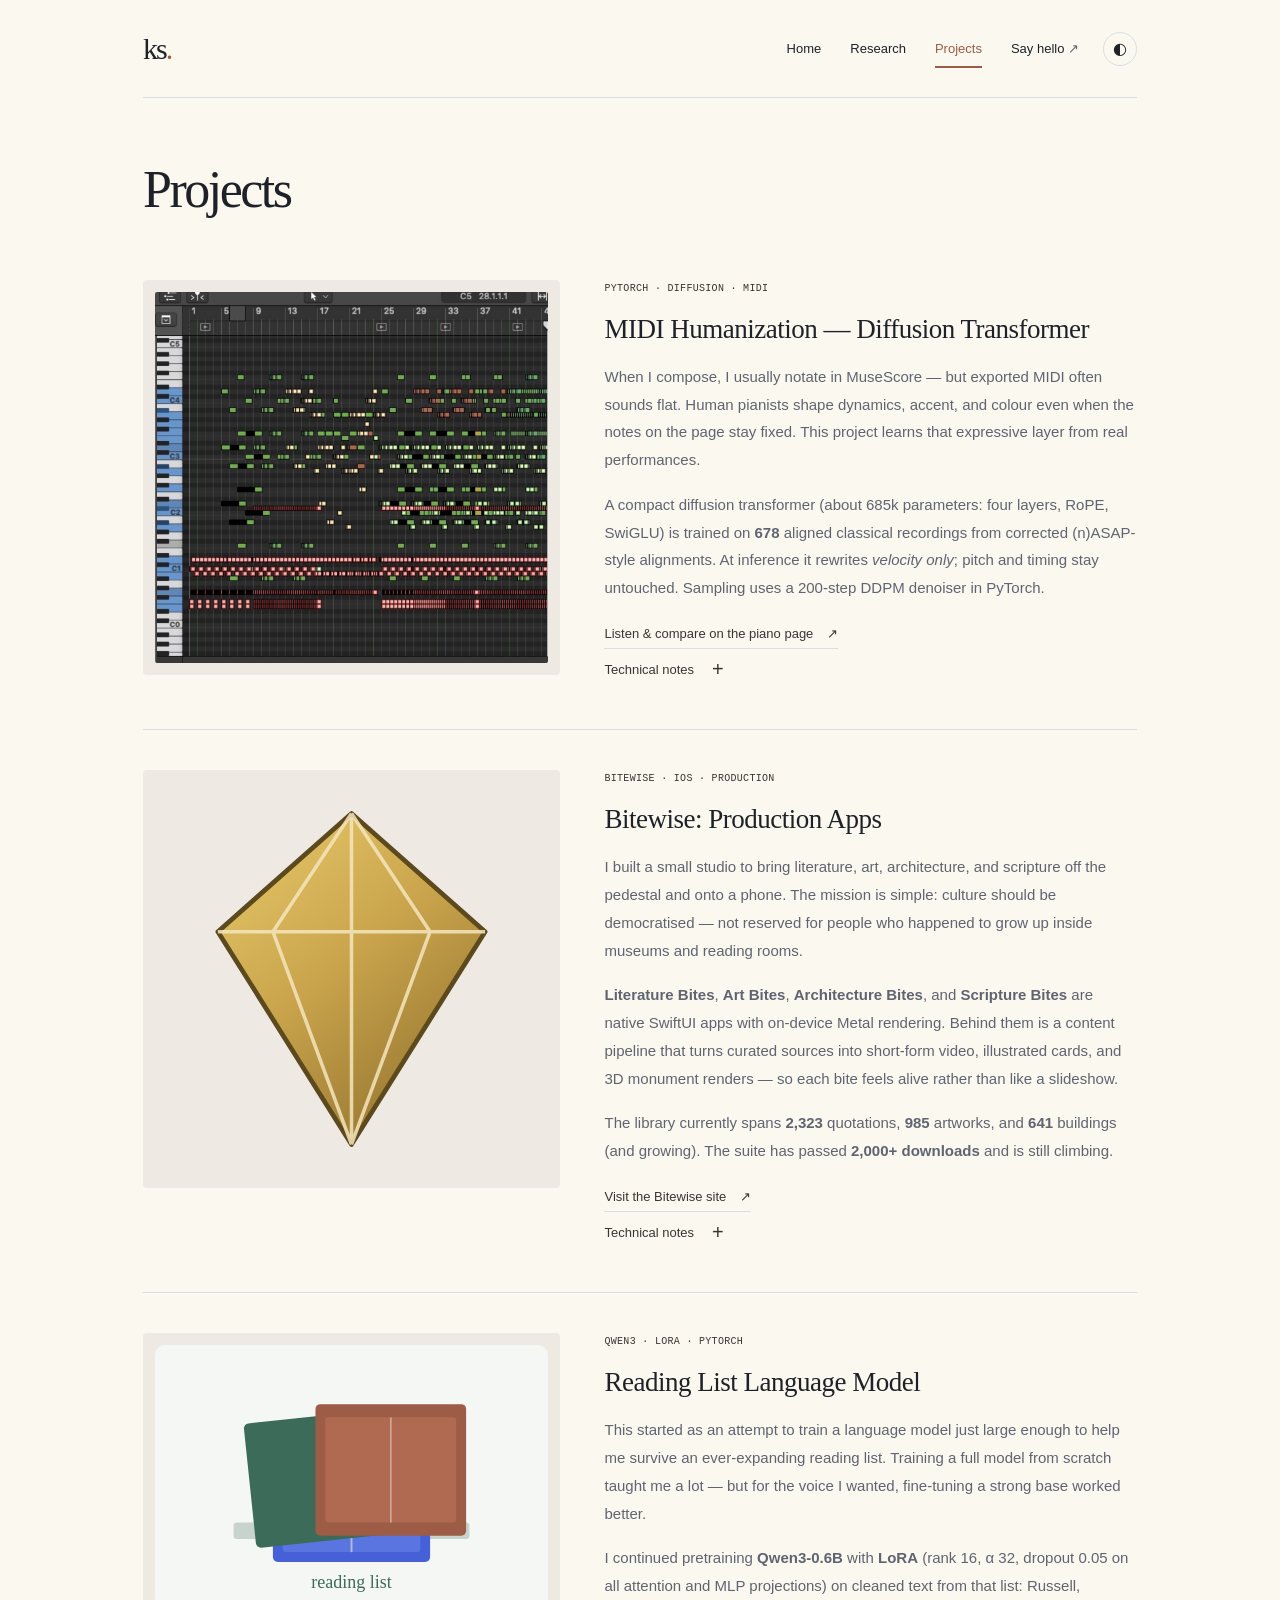
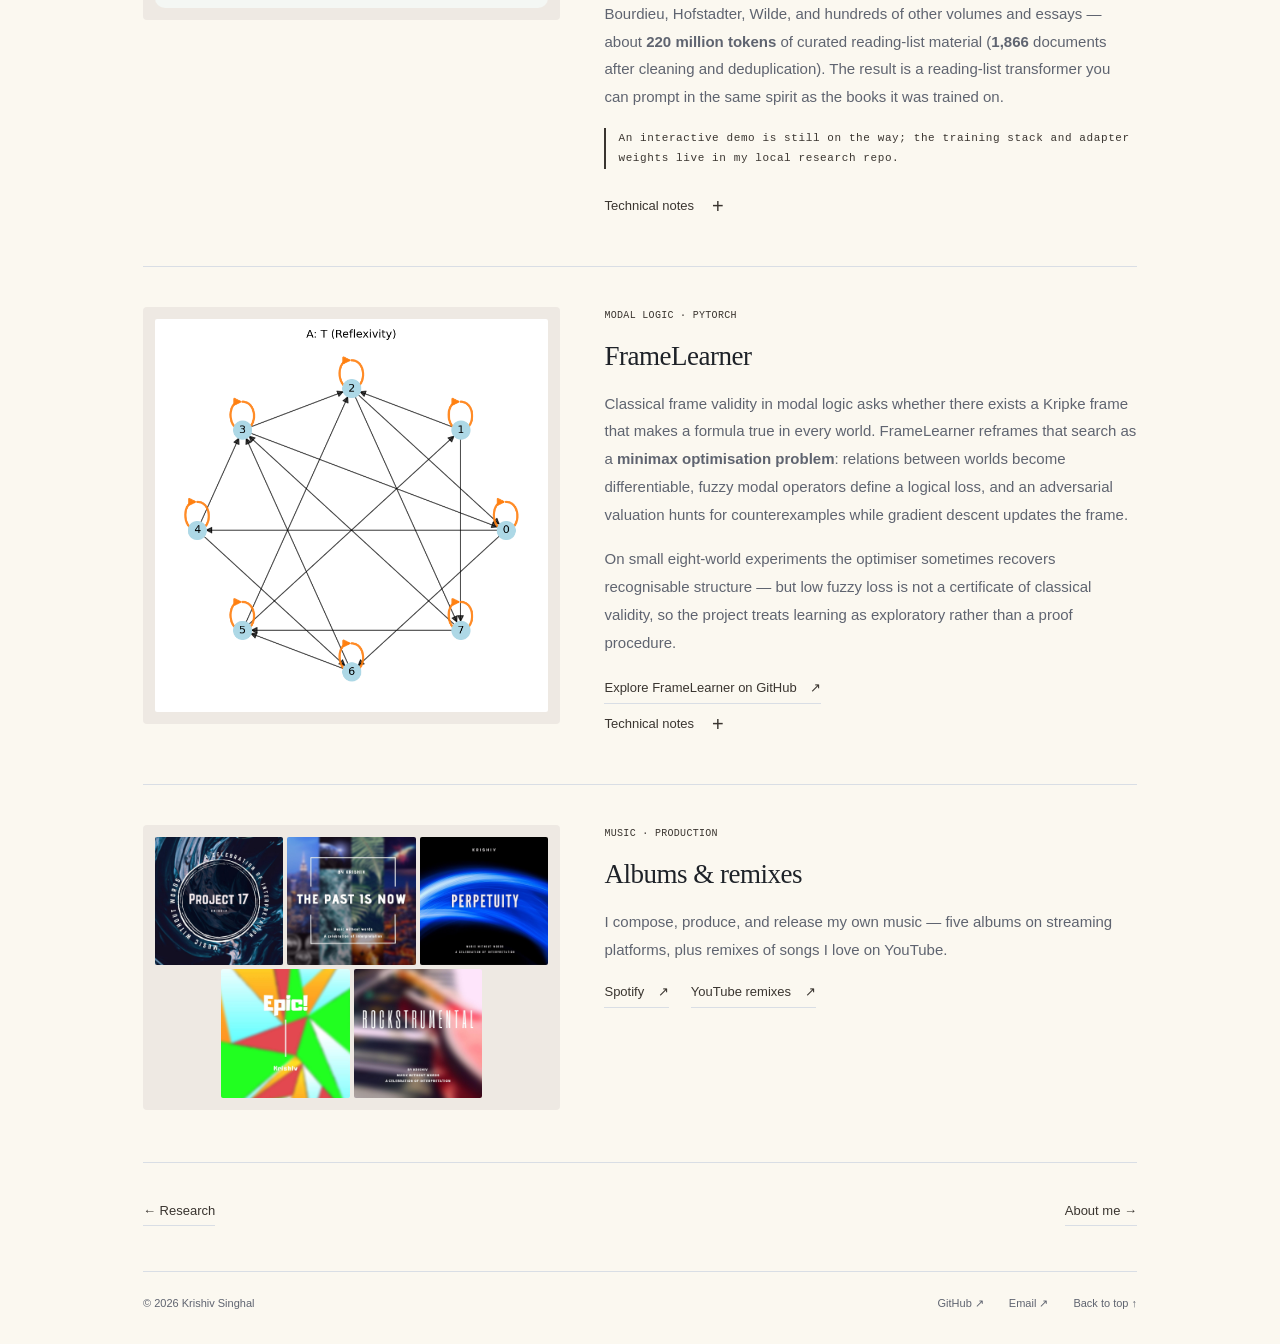
<file: projects.html>
<!doctype html>
<html lang="en">
<head>
  <meta charset="utf-8"><meta name="viewport" content="width=device-width, initial-scale=1">
  <title>Projects — Krishiv Singhal</title>
  <meta name="description" content="MIDI humanization, Bitewise production apps, a reading-list language model, and FrameLearner.">
  <meta name="theme-color" content="#fbf8f0">
  <link rel="icon" type="image/svg+xml" href="data:image/svg+xml,%3Csvg xmlns='http://www.w3.org/2000/svg' viewBox='0 0 32 32'%3E%3Cpath fill='%23232b35' d='M16 2 29 9v14l-13 7L3 23V9z'/%3E%3Cpath fill='%23c8cdd3' d='m16 3 12 7-12 7L4 10z'/%3E%3Cpath fill='%23818c99' d='m4 11 11 7v11L4 23z'/%3E%3C/svg%3E">
  <link rel="stylesheet" href="style.css?v=20261024f"><script src="script.js?v=20261024f" defer></script>
</head>
<body>
<a class="skip" href="#main">Skip to content</a>
<div class="shell">
  <header><a class="monogram" href="index.html" aria-label="Krishiv Singhal, home">ks<span>.</span></a><nav aria-label="Main navigation"><a href="index.html">Home</a><a href="research.html">Research</a><a href="projects.html" aria-current="page">Projects</a><a href="mailto:ksinghal@andrew.cmu.edu">Say hello <span aria-hidden="true">↗</span></a></nav><button type="button" class="theme-toggle" data-theme-toggle aria-label="Switch to dark theme" hidden><span aria-hidden="true">◐</span></button></header>
  <main id="main">
    <section class="page-intro"><h1>Projects</h1></section>

    <section class="work" aria-label="Selected projects">

      <article class="project" id="midi-humanization">
        <div class="project-art project-art--img">
          <img src="assets/projects/midi-logic-roll.jpg" alt="Piano roll in Logic Pro — the kind of flat MIDI this project humanizes" loading="lazy">
        </div>
        <div class="project-copy">
          <div class="project-meta">PYTORCH · DIFFUSION · MIDI</div>
          <h2>MIDI Humanization — Diffusion Transformer</h2>
          <p>When I compose, I usually notate in MuseScore — but exported MIDI often sounds flat. Human pianists shape dynamics, accent, and colour even when the notes on the page stay fixed. This project learns that expressive layer from real performances.</p>
          <p>A compact diffusion transformer (about 685k parameters: four layers, RoPE, SwiGLU) is trained on <strong>678</strong> aligned classical recordings from corrected (n)ASAP-style alignments. At inference it rewrites <em>velocity only</em>; pitch and timing stay untouched. Sampling uses a 200-step DDPM denoiser in PyTorch.</p>
          <a class="text-link" href="piano/index.html">Listen &amp; compare on the piano page <span aria-hidden="true">↗</span></a>
          <details>
            <summary>Technical notes <span aria-hidden="true">+</span></summary>
            <div class="notes">
              <p>Public demo focuses on the velocity-only checkpoint (~2.6&nbsp;MB). Examples include an original piece (Perpetuity) and openings of Chopin and Liszt works. Upload your own flat MIDI when the hosted API is connected.</p>
            </div>
          </details>
        </div>
      </article>

      <article class="project" id="bitewise">
        <div class="project-art project-art--img">
          <img src="assets/projects/bitewise-mark.svg" alt="Bitewise crystal mark" loading="lazy">
        </div>
        <div class="project-copy">
          <div class="project-meta">BITEWISE · IOS · PRODUCTION</div>
          <h2>Bitewise: Production Apps</h2>
          <p>I built a small studio to bring literature, art, architecture, and scripture off the pedestal and onto a phone. The mission is simple: culture should be democratised — not reserved for people who happened to grow up inside museums and reading rooms.</p>
          <p><strong>Literature Bites</strong>, <strong>Art Bites</strong>, <strong>Architecture Bites</strong>, and <strong>Scripture Bites</strong> are native SwiftUI apps with on-device Metal rendering. Behind them is a content pipeline that turns curated sources into short-form video, illustrated cards, and 3D monument renders — so each bite feels alive rather than like a slideshow.</p>
          <p>The library currently spans <strong>2,323</strong> quotations, <strong>985</strong> artworks, and <strong>641</strong> buildings (and growing). The suite has passed <strong>2,000+ downloads</strong> and is still climbing.</p>
          <a class="text-link" href="https://bites-suite-website.vercel.app/">Visit the Bitewise site <span aria-hidden="true">↗</span></a>
          <details>
            <summary>Technical notes <span aria-hidden="true">+</span></summary>
            <div class="notes">
              <p>Repeatable off-device tooling generates visuals and video; the apps stay fast and offline-friendly on device. App Store listings and privacy pages live on the marketing site.</p>
            </div>
          </details>
        </div>
      </article>

      <article class="project" id="reading-list-lm">
        <div class="project-art project-art--img">
          <img src="assets/projects/reading-list.svg" alt="Illustration of stacked books" loading="lazy">
        </div>
        <div class="project-copy">
          <div class="project-meta">QWEN3 · LORA · PYTORCH</div>
          <h2>Reading List Language Model</h2>
          <p>This started as an attempt to train a language model just large enough to help me survive an ever-expanding reading list. Training a full model from scratch taught me a lot — but for the voice I wanted, fine-tuning a strong base worked better.</p>
          <p>I continued pretraining <strong>Qwen3-0.6B</strong> with <strong>LoRA</strong> (rank&nbsp;16, α&nbsp;32, dropout&nbsp;0.05 on all attention and MLP projections) on cleaned text from that list: Russell, Bourdieu, Hofstadter, Wilde, and hundreds of other volumes and essays — about <strong>220&nbsp;million tokens</strong> of curated reading-list material (<strong>1,866</strong> documents after cleaning and deduplication). The result is a reading-list transformer you can prompt in the same spirit as the books it was trained on.</p>
          <p class="quiet">An interactive demo is still on the way; the training stack and adapter weights live in my local research repo.</p>
          <details>
            <summary>Technical notes <span aria-hidden="true">+</span></summary>
            <div class="notes">
              <p>1024-token chunks, batch&nbsp;1 with gradient accumulation&nbsp;16 (16,384 tokens per optimizer step), cosine schedule with 3% warmup, AdamW at 2×10<sup>−4</sup>. The packed Qwen tokenizer split is ~186M train tokens plus ~4M validation; validation tracks cross-entropy perplexity (not directly comparable to the earlier from-scratch SentencePiece runs).</p>
            </div>
          </details>
        </div>
      </article>

      <article class="project" id="framelearner">
        <div class="project-art project-art--img">
          <img src="assets/projects/framelearner-chart.png" alt="FrameLearner training chart" loading="lazy">
        </div>
        <div class="project-copy">
          <div class="project-meta">MODAL LOGIC · PYTORCH</div>
          <h2>FrameLearner</h2>
          <p>Classical frame validity in modal logic asks whether there exists a Kripke frame that makes a formula true in every world. FrameLearner reframes that search as a <strong>minimax optimisation problem</strong>: relations between worlds become differentiable, fuzzy modal operators define a logical loss, and an adversarial valuation hunts for counterexamples while gradient descent updates the frame.</p>
          <p>On small eight-world experiments the optimiser sometimes recovers recognisable structure — but low fuzzy loss is not a certificate of classical validity, so the project treats learning as exploratory rather than a proof procedure.</p>
          <a class="text-link" href="https://github.com/krishivsinghal/FrameLearner">Explore FrameLearner on GitHub <span aria-hidden="true">↗</span></a>
          <details>
            <summary>Technical notes <span aria-hidden="true">+</span></summary>
            <div class="notes">
              <p>Training curves and preset frames are generated with PyTorch; the chart shown here is from the preset-A experiment in the repository.</p>
            </div>
          </details>
        </div>
      </article>

      <article class="project" id="music">
        <div class="project-art project-art--img">
          <a class="album-grid" href="https://open.spotify.com/artist/4lldGzQ3zyose5bvCWGqwF" target="_blank" rel="noopener noreferrer" aria-label="Listen on Spotify — Krishiv">
            <img src="assets/projects/albums/ab67616d000048511f045d1763f00e111365592c.jpg" alt="" loading="lazy" width="640" height="640">
            <img src="assets/projects/albums/ab67616d000048512b000c774c5fefb8fb958bf1.jpg" alt="" loading="lazy" width="640" height="640">
            <img src="assets/projects/albums/ab67616d00004851118c4c442771e7e30a554b02.jpg" alt="" loading="lazy" width="640" height="640">
            <img src="assets/projects/albums/ab67616d0000485112f3e4d9c633fdeff475d91b.jpg" alt="" loading="lazy" width="640" height="640">
            <img src="assets/projects/albums/ab67616d00004851ceb6317dcd47a58993046103.jpg" alt="" loading="lazy" width="640" height="640">
          </a>
        </div>
        <div class="project-copy">
          <div class="project-meta">MUSIC · PRODUCTION</div>
          <h2>Albums &amp; remixes</h2>
          <p>I compose, produce, and release my own music — five albums on streaming platforms, plus remixes of songs I love on YouTube.</p>
          <div class="inline-links">
            <a class="text-link" href="https://open.spotify.com/artist/4lldGzQ3zyose5bvCWGqwF">Spotify <span aria-hidden="true">↗</span></a>
            <a class="text-link" href="https://www.youtube.com/channel/UCVRhg6U-w7PQTtRtEd83idQ">YouTube remixes <span aria-hidden="true">↗</span></a>
          </div>
        </div>
      </article>

    </section>

    <nav class="page-nav" aria-label="Continue exploring"><a class="text-link" href="research.html">← Research</a><a class="text-link" href="index.html#about">About me →</a></nav>
  </main>
  <footer><span>© 2026 Krishiv Singhal</span><a href="https://github.com/krishivsinghal">GitHub ↗</a><a href="mailto:ksinghal@andrew.cmu.edu">Email ↗</a><a href="#main">Back to top ↑</a></footer>
</div>
</body>
</html>
</file>
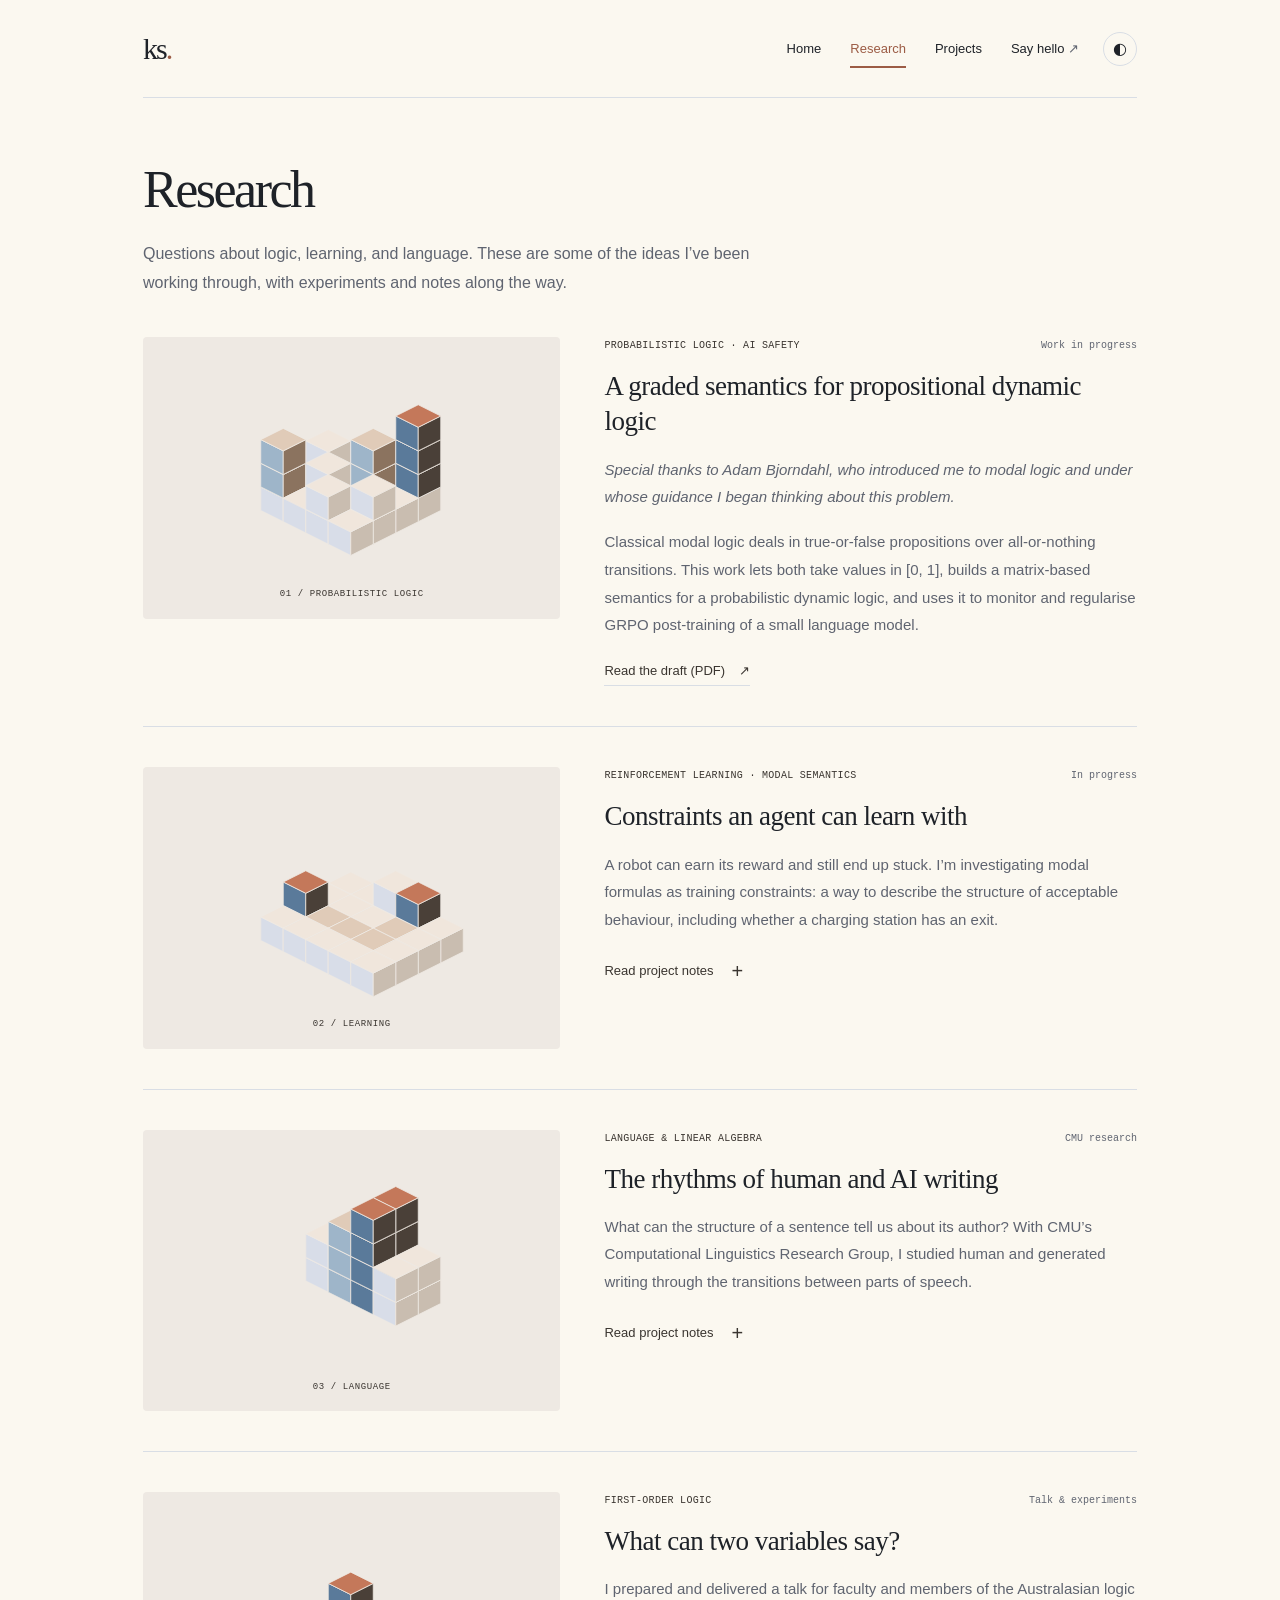
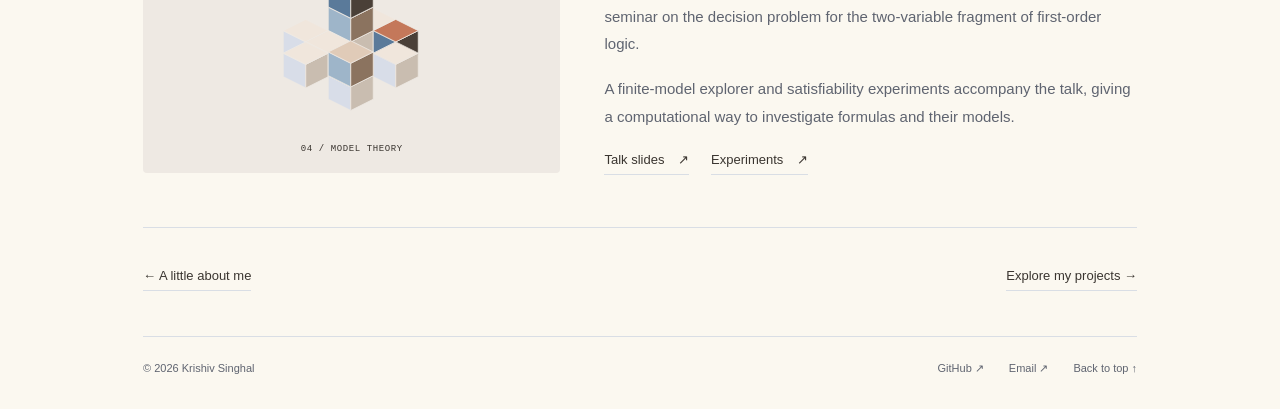
<file: research.html>
<!doctype html>
<html lang="en">
<head>
  <meta charset="utf-8"><meta name="viewport" content="width=device-width, initial-scale=1">
  <title>Research — Krishiv Singhal</title>
  <meta name="description" content="Selected research by Krishiv Singhal in probabilistic logic, modal logic, reinforcement learning, computational linguistics, and model theory.">
  <meta name="theme-color" content="#f7f5f0">
  <link rel="icon" type="image/svg+xml" href="data:image/svg+xml,%3Csvg xmlns='http://www.w3.org/2000/svg' viewBox='0 0 32 32'%3E%3Cpath fill='%23232b35' d='M16 2 29 9v14l-13 7L3 23V9z'/%3E%3Cpath fill='%23c8cdd3' d='m16 3 12 7-12 7L4 10z'/%3E%3Cpath fill='%23818c99' d='m4 11 11 7v11L4 23z'/%3E%3C/svg%3E">
  <link rel="stylesheet" href="style.css?v=20261107a"><script src="script.js?v=20261107a" defer></script>
</head>
<body>
<a class="skip" href="#main">Skip to content</a>
<div class="shell">
  <header><a class="monogram" href="index.html" aria-label="Krishiv Singhal, home">ks<span>.</span></a><nav aria-label="Main navigation"><a href="index.html">Home</a><a href="research.html" aria-current="page">Research</a><a href="projects.html">Projects</a><a href="mailto:ksinghal@andrew.cmu.edu">Say hello <span aria-hidden="true">↗</span></a></nav><button type="button" class="theme-toggle" data-theme-toggle aria-label="Switch to dark theme" hidden><span aria-hidden="true">◐</span></button></header>
  <main id="main">
    <section class="page-intro"><h1>Research</h1><p>Questions about logic, learning, and language. These are some of the ideas I’ve been working through, with experiments and notes along the way.</p></section>
    <section class="work" aria-label="Research projects">
      <article class="project" id="ppdl" data-category="logic learning"><div class="project-art"><svg data-voxel="graded" viewBox="0 0 240 180" aria-hidden="true"></svg><span>01 / PROBABILISTIC LOGIC</span></div><div class="project-copy"><div class="project-meta">PROBABILISTIC LOGIC · AI SAFETY <span>Work in progress</span></div><h2>A graded semantics for propositional dynamic logic</h2><p><em>Special thanks to Adam Bjorndahl, who introduced me to modal logic and under whose guidance I began thinking about this problem.</em></p><p>Classical modal logic deals in true-or-false propositions over all-or-nothing transitions. This work lets both take values in [0, 1], builds a matrix-based semantics for a probabilistic dynamic logic, and uses it to monitor and regularise GRPO post-training of a small language model.</p><a class="text-link" href="assets/ppdl-draft.pdf">Read the draft (PDF) <span aria-hidden="true">↗</span></a></div></article>
      <article class="project" id="modal-rl" data-category="logic learning"><div class="project-art"><svg data-voxel="path" viewBox="0 0 240 180" aria-hidden="true"></svg><span>02 / LEARNING</span></div><div class="project-copy"><div class="project-meta">REINFORCEMENT LEARNING · MODAL SEMANTICS <span>In progress</span></div><h2>Constraints an agent can learn with</h2><p>A robot can earn its reward and still end up stuck. I’m investigating modal formulas as training constraints: a way to describe the structure of acceptable behaviour, including whether a charging station has an exit.</p><details><summary aria-label="Read project notes for modal logic and reinforcement learning">Read project notes <span aria-hidden="true">+</span></summary><div class="notes"><h3>A small world with a revealing failure</h3><p>The proof of concept begins with a grid-world agent that can reach a charger but cannot escape it. The modal condition C → ◇¬Q expresses that a charger should have an accessible, unobstructed neighbour. A penalty based on this condition is incorporated into training.</p><h3>Beyond the first example</h3><p>The project extends the idea to uncertain maps and two-agent coordination. It is an investigation, not a demonstrated replacement for reward shaping: simple constraints can also be written as reward penalties, and systematic comparisons are still needed. My current research at CMU also explores probabilistic semantics for propositional dynamic logic through Markov decision processes.</p><a class="text-link" href="https://github.com/krishivsinghal/ModalLogicRegularisedRL">Read the experiments <span aria-hidden="true">↗</span></a></div></details></div></article>
<article class="project" id="writing" data-category="learning"><div class="project-art"><svg data-voxel="books" viewBox="0 0 240 180" aria-hidden="true"></svg><span>03 / LANGUAGE</span></div><div class="project-copy"><div class="project-meta">LANGUAGE & LINEAR ALGEBRA <span>CMU research</span></div><h2>The rhythms of human and AI writing</h2><p>What can the structure of a sentence tell us about its author? With CMU’s Computational Linguistics Research Group, I studied human and generated writing through the transitions between parts of speech.</p><details><summary aria-label="Read project notes for human and AI writing">Read project notes <span aria-hidden="true">+</span></summary><div class="notes"><h3>From sentences to matrices</h3><p>The analysis treats part-of-speech sequences as Markov chains. Comparing their spectral gaps, stationary distributions, and mixing behaviour offers a way to examine linguistic structure across human and generated text.</p><p>The experiments use paired comparisons across genres. The repository includes the methodology and analysis; this is a study of patterns in writing, rather than a claim to reliably identify every text’s source.</p><a class="text-link" href="https://github.com/krishivsinghal/Spectral-Experiments-in-Human-AI-Writing">Code & methodology <span aria-hidden="true">↗</span></a></div></details></div></article>
<article class="project" id="two-variables" data-category="logic"><div class="project-art"><svg data-voxel="logic" viewBox="0 0 240 180" aria-hidden="true"></svg><span>04 / MODEL THEORY</span></div><div class="project-copy"><div class="project-meta">FIRST-ORDER LOGIC <span>Talk & experiments</span></div><h2>What can two variables say?</h2><p>I prepared and delivered a talk for faculty and members of the Australasian logic seminar on the decision problem for the two-variable fragment of first-order logic.</p><p>A finite-model explorer and satisfiability experiments accompany the talk, giving a computational way to investigate formulas and their models.</p><div class="inline-links"><a class="text-link" href="https://docs.google.com/presentation/d/1SAHjaGzuCCPHUVZiZ7IF5opHbTyGHZb0F1T9v4tCk3E/edit">Talk slides <span aria-hidden="true">↗</span></a><a class="text-link" href="https://github.com/krishivsinghal/FO2-Presentation-Results">Experiments <span aria-hidden="true">↗</span></a></div></div></article>
    </section>
    <nav class="page-nav" aria-label="Continue exploring"><a class="text-link" href="index.html">← A little about me</a><a class="text-link" href="projects.html">Explore my projects →</a></nav>
  </main>
  <footer><span>© 2026 Krishiv Singhal</span><a href="https://github.com/krishivsinghal">GitHub ↗</a><a href="mailto:ksinghal@andrew.cmu.edu">Email ↗</a><a href="#main">Back to top ↑</a></footer>
</div>
</body>
</html>
</file>
<file: style.css>
:root{--paper:#fbf8f0;--ink:#1e2228;--muted:#5f6470;--line:#d9dee5;--accent:#3a3530;--accent-warm:#9c5c45;--accent-sage:#3d6b5a;--accent-plum:#6b5b8a;--accent-blue:#4661d8;--accent-gold:#a8844a;--tint:#eee9e3;--panel:#f3eee4;--mono:ui-monospace,SFMono-Regular,Menlo,Consolas,monospace;color-scheme:light}
:root[data-theme=dark]{--paper:#141418;--ink:#e8e6e2;--muted:#a8a4a0;--line:#34343a;--accent:#c9c2b8;--accent-warm:#d4a088;--accent-sage:#7aab96;--accent-plum:#b0a0cc;--accent-blue:#7a90e8;--accent-gold:#c9a86a;--tint:#1e1e24;--panel:#1c1b1f;color-scheme:dark}
*{box-sizing:border-box}html{scroll-behavior:smooth;scroll-padding-top:35px}body{margin:0;background:var(--paper);color:var(--ink);font-family:Arial,Helvetica,sans-serif;font-size:15px;line-height:1.8;-webkit-font-smoothing:antialiased}::selection{background:#d8d0c4;color:#1e2228}a{color:inherit;text-decoration:none}a:hover{color:var(--accent)}a,button,summary{-webkit-tap-highlight-color:transparent}a:focus-visible,button:focus-visible,summary:focus-visible{outline:2px solid var(--accent);outline-offset:5px}button{font:inherit;color:inherit;cursor:pointer}button:hover{color:var(--accent)}[hidden]{display:none!important}.shell{max-width:1090px;padding:0 48px;margin:auto}header{min-height:98px;display:flex;align-items:center;justify-content:space-between;gap:24px;border-bottom:1px solid var(--line)}.monogram{font-family:Georgia,serif;font-size:30px;letter-spacing:-2px}.monogram span{color:var(--accent-warm)}nav{display:flex;align-items:center;gap:29px;font-size:13px}nav a{padding:8px 0;position:relative}nav a[aria-current=page]{color:var(--accent-warm)}nav a[aria-current=page]:after{content:"";position:absolute;height:2px;background:var(--accent-warm);bottom:0;left:0;right:0}nav span{color:var(--muted)}[data-theme-toggle]{background:transparent;border:1px solid var(--line);border-radius:50%;width:34px;height:34px;line-height:1;display:grid;place-items:center;font-size:16px}
.intro{display:grid;grid-template-columns:1.05fr 1fr;gap:40px;align-items:center;padding:68px 0 60px}.intro-copy{min-width:0}h1{font-family:Georgia,'Times New Roman',serif;font-size:60px;font-weight:400;letter-spacing:-2.5px;line-height:1.13;margin:0 0 25px}.intro h1{color:var(--ink)}h1 span{color:var(--accent-warm)}.intro-note{font-size:17px;line-height:1.8;max-width:510px;margin:0;color:var(--ink)}.intro-copy>p:not(.intro-note){color:var(--muted)}.hero-figure{margin:0;background:transparent;border:0;padding:0;overflow:hidden}.hero-figure svg{width:100%;height:auto;display:block}.intro .portrait{display:block;width:100%;max-width:100%;height:auto;margin-left:auto;object-fit:cover;border-radius:4px}.hero-figure button{display:block;margin:-26px auto 0;border:0;border-bottom:1px solid var(--line);background:transparent;padding:5px 0;font-family:var(--mono);font-size:10px;color:var(--accent);position:relative}.hero-figure figcaption{font-family:var(--mono);font-size:10px;text-align:center;color:var(--muted)}.voxel{transition:transform .3s ease}.hero-figure:hover .accent-voxel{transform:translateY(-3px)}
h2{font-family:Georgia,serif;font-size:25px;font-weight:400;line-height:1.3;letter-spacing:-.5px;margin:0}h3{font-family:Georgia,serif;font-size:27px;font-weight:400;letter-spacing:-.55px;line-height:1.3;margin:0 0 16px}.section-heading{display:flex;align-items:center;justify-content:space-between;gap:20px;border-bottom:1px solid var(--line);padding-bottom:22px}.eyebrow,.project-meta,.project-art>span,.quiet,.label{font-family:var(--mono);font-size:10px;letter-spacing:.6px;color:var(--muted)}.eyebrow{margin:0 0 18px}.text-link{font-size:13px;color:var(--accent);border-bottom:1px solid var(--line);padding-bottom:3px;display:inline-block;line-height:1.8}.text-link span{margin-left:10px}.inline-links{display:flex;flex-wrap:wrap;gap:22px}.about{display:grid;grid-template-columns:200px 1fr;gap:40px;border-top:1px solid var(--line);padding:42px 0 46px}.about>div{min-width:0}.about p{color:var(--muted);font-size:15px;line-height:1.85;margin:0 0 18px}.about p:last-child{margin:0}.about p a{color:var(--accent);text-decoration:underline;text-decoration-color:var(--line);text-underline-offset:4px}.pathways{display:grid;grid-template-columns:1fr 1fr;gap:20px;padding:0 0 40px}.pathway{display:block;position:relative;padding:24px 0;background:transparent;border:0;border-top:1px solid var(--line);border-radius:0;transition:none}.pathway:hover{border-color:var(--line)}.pathway h2,.pathway h3{font-size:26px;margin:8px 0 12px;color:var(--ink)}.pathway p{font-size:14px;color:var(--muted);margin:0;max-width:350px}.pathway .arrow{display:block;color:var(--accent-warm);margin-top:15px;font-size:20px}.pathway .label{color:var(--accent-sage)}.page-intro{padding:63px 0 40px;max-width:700px}.page-intro h1{font-size:52px;color:var(--ink);margin-bottom:20px}.page-intro>p{color:var(--muted);font-size:16px;line-height:1.8;max-width:660px;margin:0}.project{display:grid;grid-template-columns:minmax(280px,42%) 1fr;gap:44px;padding:40px 0;border-top:1px solid var(--line);align-items:start}.project-art{background:var(--tint);border-radius:4px;display:flex;flex-direction:column;align-items:center;justify-content:center;min-height:240px;padding:16px;width:100%}.project-art svg{width:100%;max-width:300px;height:auto;max-height:240px}.project-art>span{font-size:9px;margin-top:8px;color:var(--accent)}.project-copy{min-width:0}.project-meta{display:flex;justify-content:space-between;gap:18px;font-size:10px;letter-spacing:.3px;margin:0 0 14px;color:var(--accent)}.project-meta>span{text-align:right;color:var(--muted);letter-spacing:0}.project-copy>p{color:var(--muted);font-size:15px;line-height:1.85;margin:0 0 17px}.project-copy>p.quiet{display:block;font-size:11px;color:var(--accent);border-left:2px solid var(--accent);padding-left:12px}.project-copy .inline-links{margin-top:16px}summary{display:flex;align-items:center;gap:18px;cursor:pointer;list-style:none;width:max-content;max-width:100%;font-size:13px;color:var(--accent);min-height:40px}summary::-webkit-details-marker{display:none}summary span{font-size:20px;line-height:1;transition:transform .2s}details[open] summary span{transform:rotate(45deg)}.notes{font-size:14px;line-height:1.85;color:var(--muted);padding:8px 0 2px;max-width:650px}.notes h4{font-size:14px;color:var(--ink);font-weight:500;margin:15px 0 8px}.notes p{margin:0 0 18px}.notes .text-link{margin-bottom:12px}.small-grid{display:grid;grid-template-columns:1fr 1fr;gap:38px;padding:30px 0 40px}.small-grid h3{font-size:24px}.small-grid p:not(.eyebrow){color:var(--muted);font-size:14px;margin:0 0 20px}.further{padding-top:34px}.page-nav{display:flex;align-items:center;justify-content:space-between;gap:24px;border-top:1px solid var(--line);padding:28px 0 45px;font-size:14px;color:var(--accent)}.contact{padding:32px 0 49px}.contact p{font-size:13px;color:var(--muted);margin:0 0 8px}.contact>a{font-family:Georgia,serif;font-size:29px;letter-spacing:-.5px;overflow-wrap:anywhere}.contact>a span{color:var(--accent);font-family:Arial,sans-serif;font-size:23px;margin-left:15px}footer{border-top:1px solid var(--line);display:flex;flex-wrap:wrap;align-items:center;gap:25px;padding:22px 0 30px;font-size:11px;color:var(--muted)}footer>span{margin-right:auto}.skip{position:absolute;left:20px;top:-100px;padding:10px;background:var(--paper);z-index:10}.skip:focus{top:10px}
@media(max-width:760px){.shell{padding:0 25px}header{min-height:85px}nav{gap:20px}.intro{grid-template-columns:1.35fr 1fr;gap:25px;padding:50px 0}h1{font-size:47px;letter-spacing:-1.8px}.intro-note{font-size:15px}.hero-figure button{font-size:9px;margin:-12px auto 0}.about,.project{grid-template-columns:minmax(200px,38%) 1fr;gap:28px}.project-art{min-height:200px}.project-art svg{max-width:240px;max-height:200px}.project-meta{display:block}.project-meta>span{display:block;text-align:left;margin-top:5px}.project-copy>p{font-size:14px}h3{font-size:24px}.pathway{padding:24px}.quiet{letter-spacing:0}.page-intro{padding:45px 0 35px}.page-intro h1{font-size:45px}}
@media(max-width:540px){.shell{padding:0 22px}header{gap:12px;min-height:82px}nav{gap:17px;font-size:12px}.monogram{font-size:28px}[data-theme-toggle]{width:30px;height:30px}.intro{grid-template-columns:1fr;gap:28px;padding:40px 0}.intro h1{font-size:46px;margin-bottom:20px}.intro-note{font-size:16px}.hero-figure{width:100%;max-width:310px;justify-self:center;padding-bottom:17px}.hero-figure svg{height:230px}.hero-figure button{margin:-10px auto 0;font-size:10px}.about{grid-template-columns:1fr;gap:20px;padding:32px 0}.about p{font-size:14px}.pathways,.small-grid{grid-template-columns:1fr;gap:16px}.pathways{padding-bottom:16px}.pathway{padding:25px}.pathway h2{font-size:25px}.pathway .arrow{position:absolute;right:24px;top:16px}.page-intro h1{font-size:44px}.page-intro>p{font-size:15px}.project{grid-template-columns:1fr;gap:23px;padding:30px 0}.project-art{min-height:180px;align-items:flex-start;position:relative}.project-art svg{max-height:200px;width:100%;max-width:280px;margin-left:0}.project-art>span{position:absolute;right:17px;bottom:15px;font-size:9px}.project-copy>p{font-size:14px}.project-meta{font-size:10px}h3{font-size:25px}.notes{font-size:14px}.section-heading .quiet{display:none}.page-nav{font-size:13px}.contact>a{font-size:24px}.contact>a span{margin-left:6px}footer{font-size:10px;gap:18px}}
@media(prefers-reduced-motion:reduce){html{scroll-behavior:auto}*,*:before,*:after{transition:none!important}.pathway:hover,.hero-figure:hover .accent-voxel{transform:none}}

.project-copy>h2{font-size:27px;margin-bottom:16px}.notes h3{font-family:Arial,Helvetica,sans-serif;font-size:14px;color:var(--ink);font-weight:500;letter-spacing:0;margin:15px 0 8px}header nav{margin-left:auto}@media(max-width:540px){header{gap:14px}.project-copy>h2{font-size:25px}}
@media(max-width:540px){nav{gap:15px}nav a[href^="mailto:"]{display:none}}

.project-art--img{background:var(--tint);padding:12px}
.project-art--img img{display:block;width:100%;max-width:100%;height:auto;max-height:none;margin:0;object-fit:contain;border-radius:2px}
.album-grid{display:grid;grid-template-columns:repeat(6,1fr);gap:4px;width:100%;max-width:100%}
.album-grid img{width:100%;aspect-ratio:1;object-fit:cover;display:block;border-radius:2px}
.album-grid img:nth-child(1),.album-grid img:nth-child(2),.album-grid img:nth-child(3){grid-column:span 2}
.album-grid img:nth-child(4){grid-column:2/span 2}
.album-grid img:nth-child(5){grid-column:4/span 2}
@media(max-width:540px){.album-grid{grid-template-columns:repeat(2,1fr)}.album-grid img{grid-column:auto!important}}
.work{padding-bottom:12px}
.work .project:first-child{border-top:0;padding-top:0}
</file>
